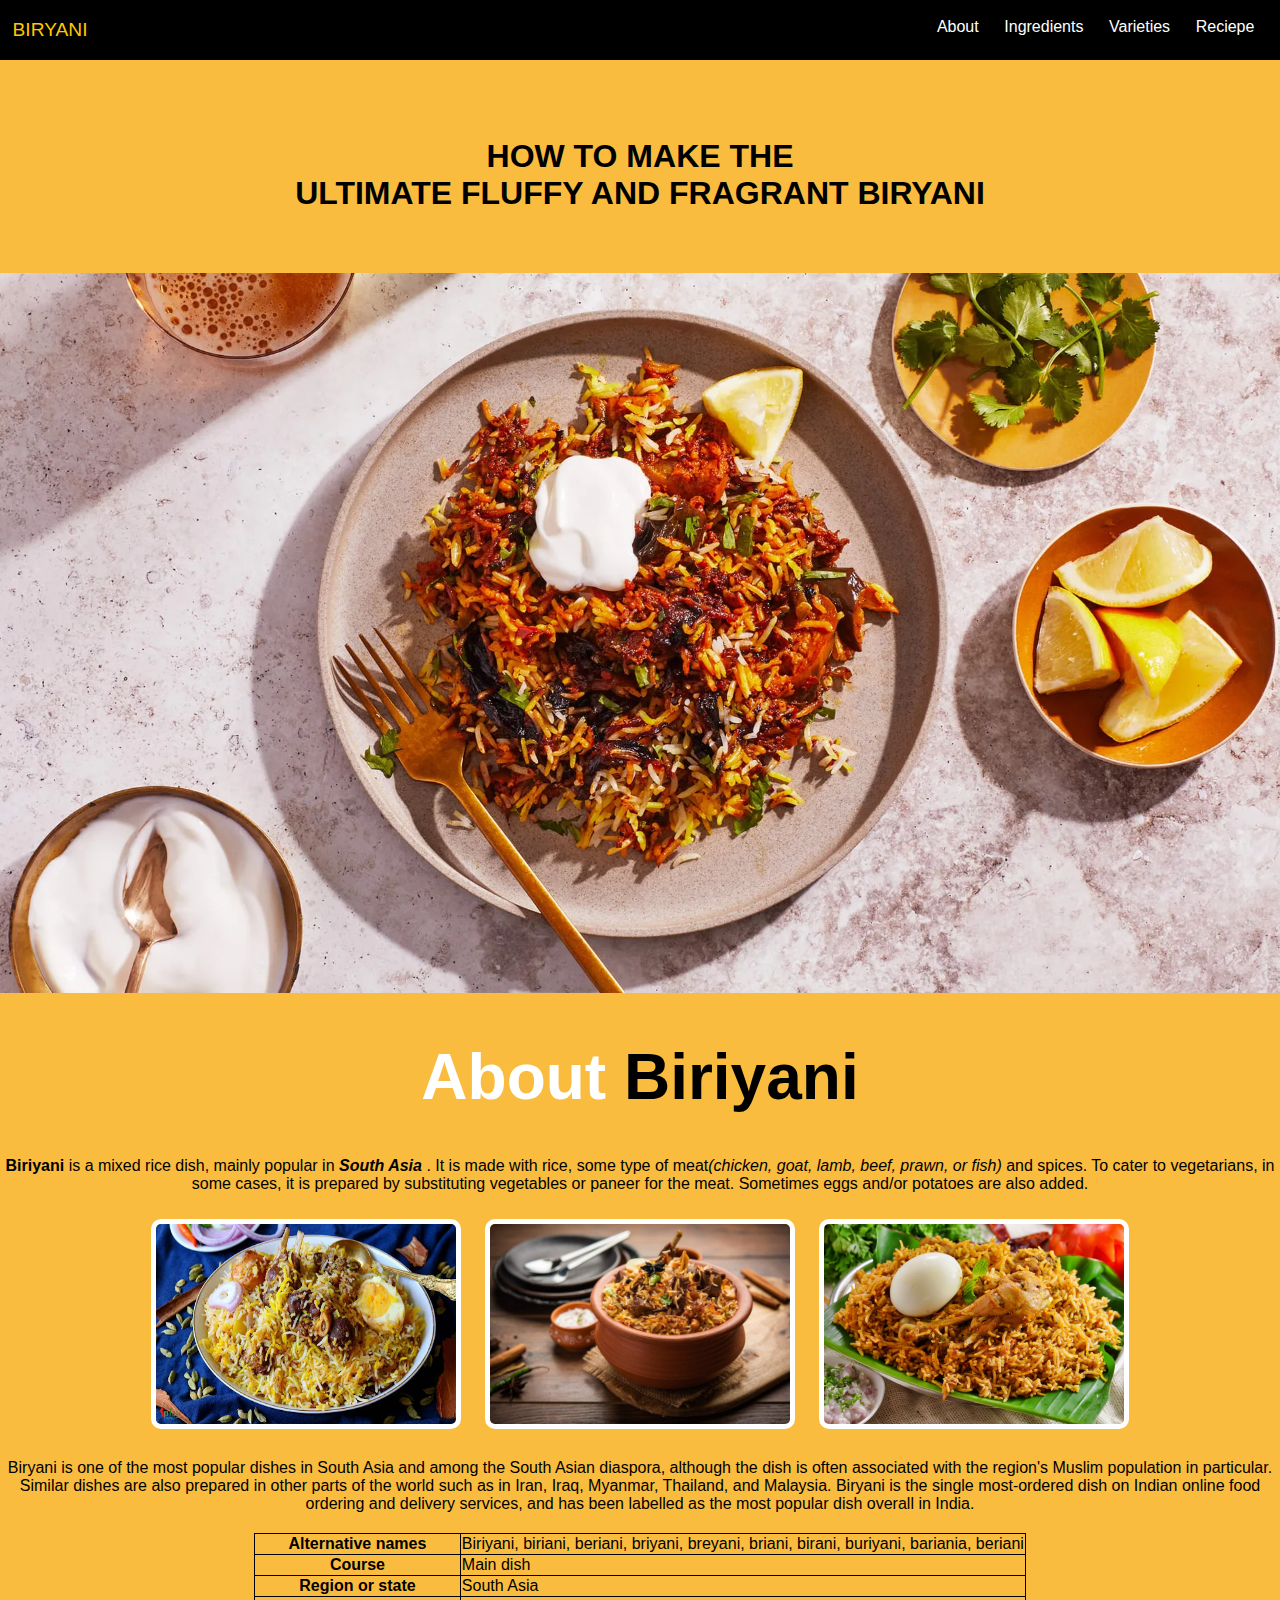
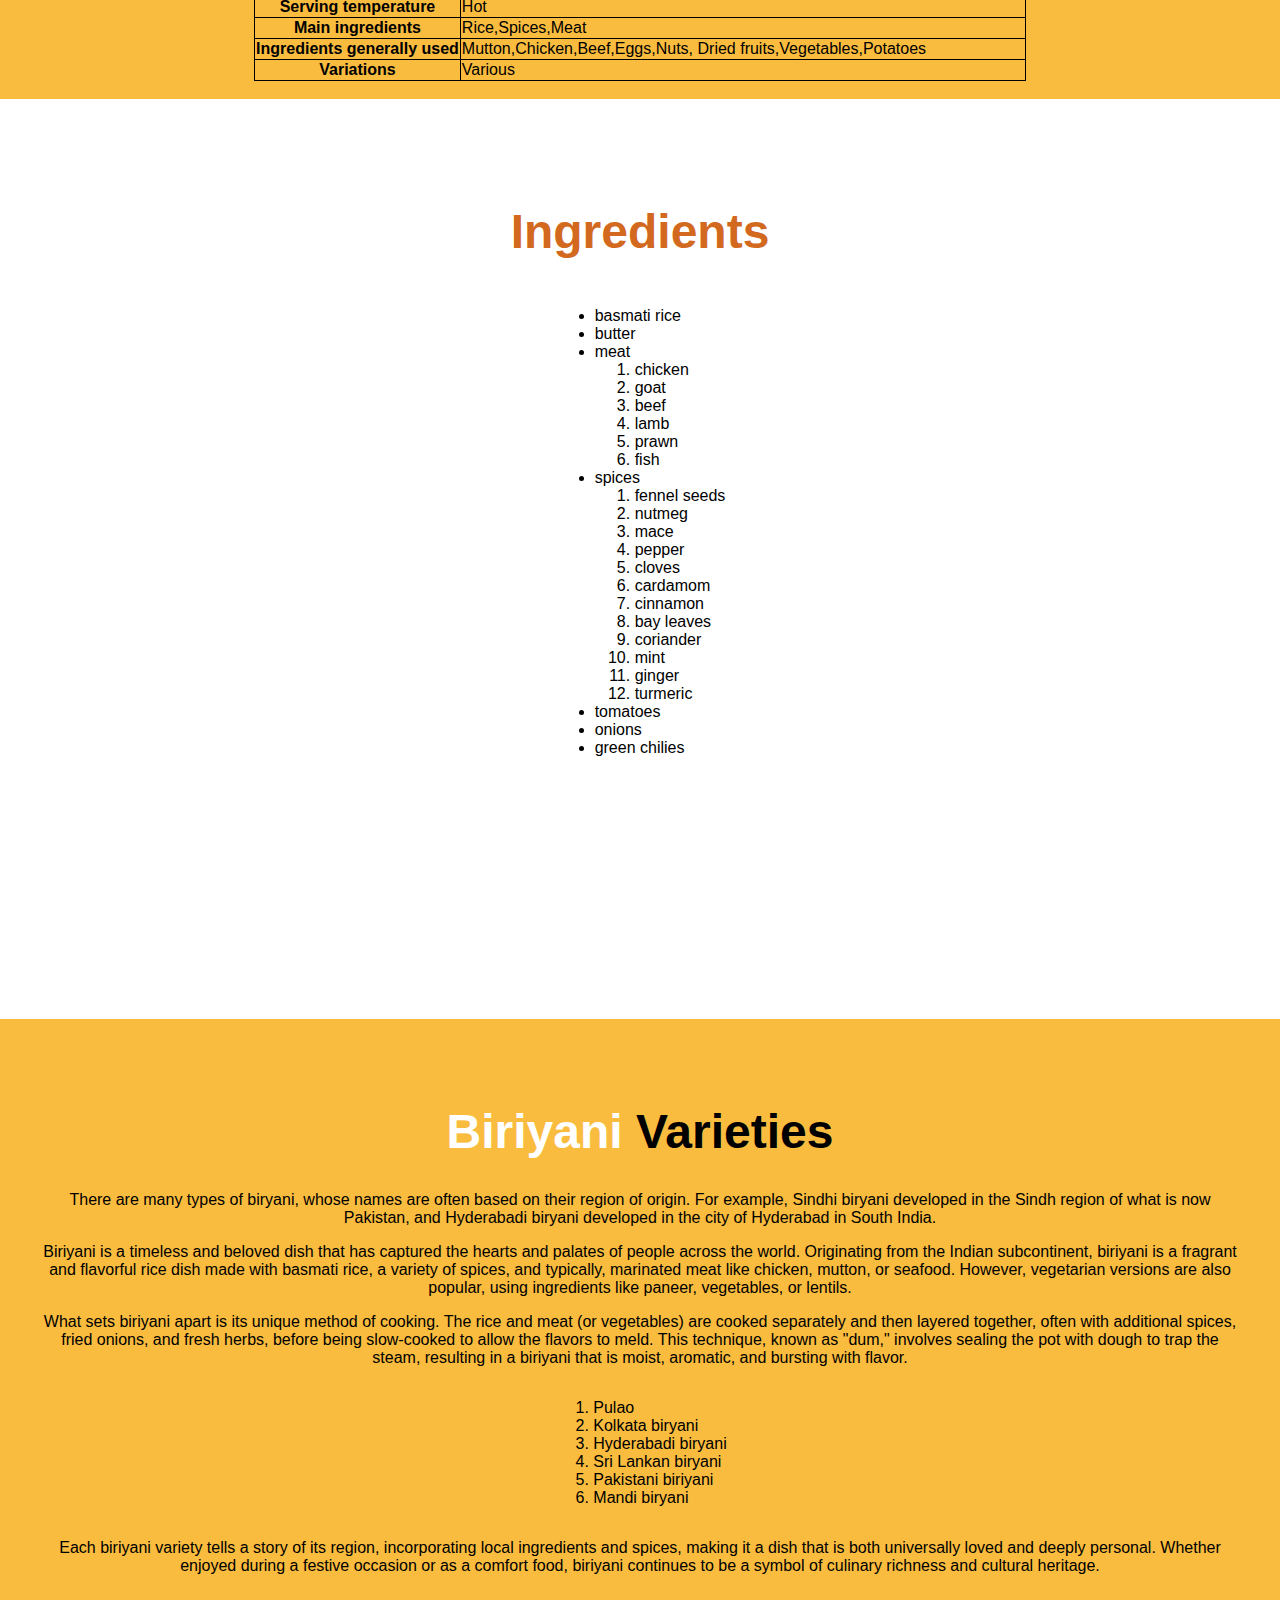
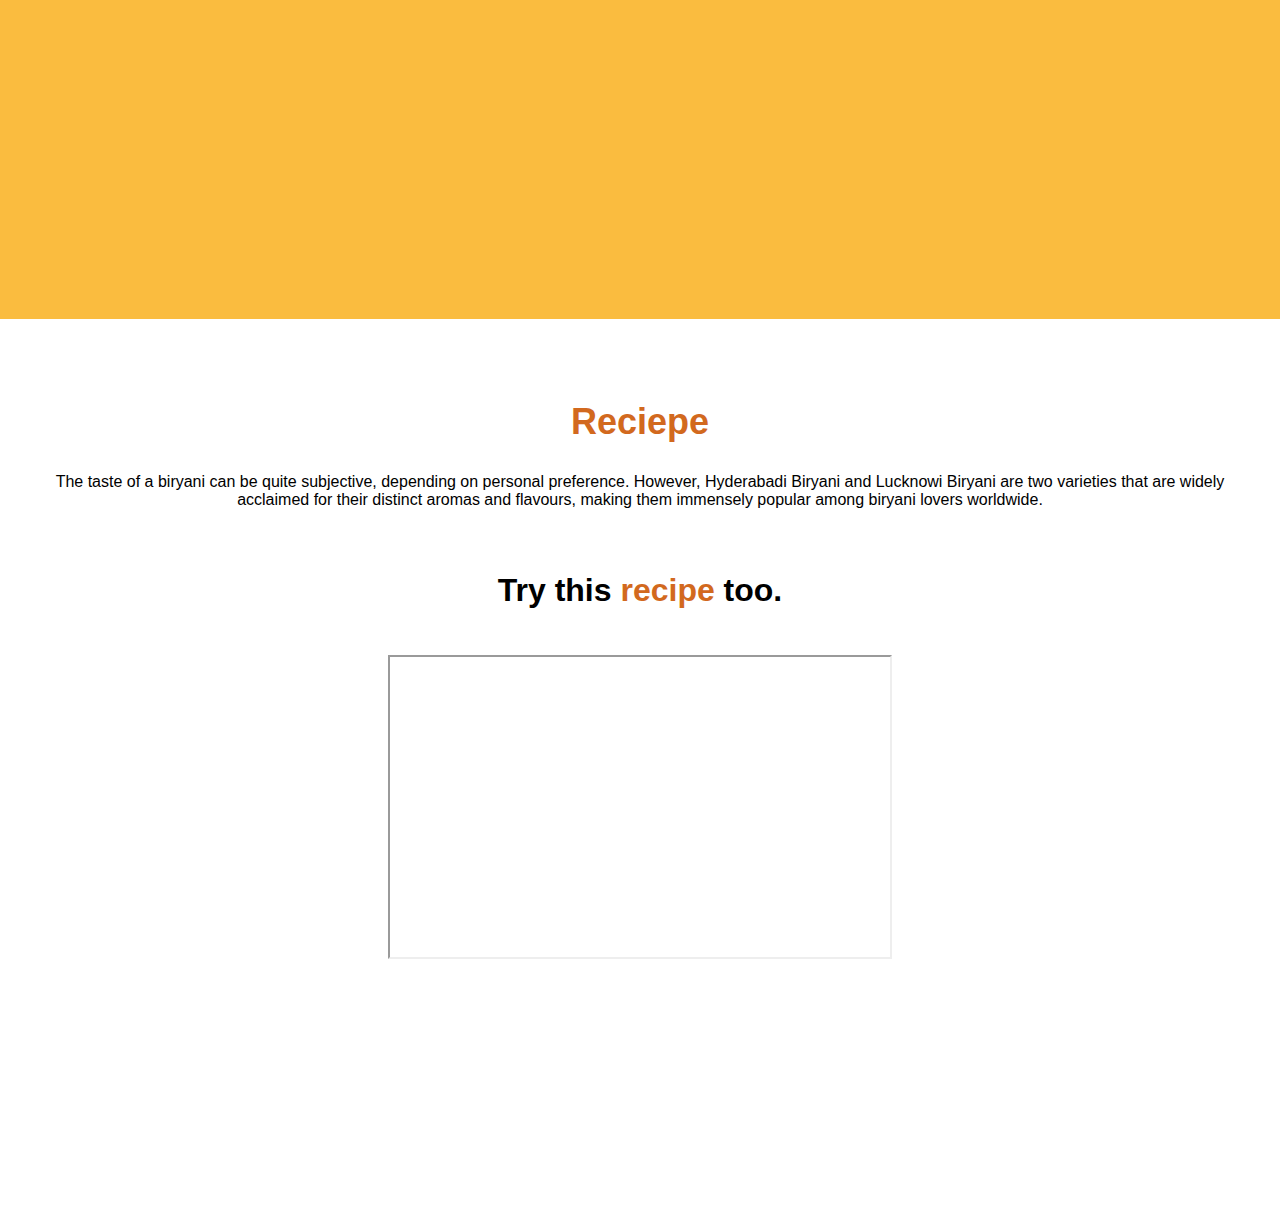
<file: index.html>
<!DOCTYPE html>
<html lang="en">
<head>
    <meta charset="UTF-8">
    <meta name="viewport" content="width=device-width, initial-scale=1.0">
    <title>Document</title>
    <link rel="stylesheet" href="/Css/index.css">
</head>

<header>
    <nav class="navigation">  
        <div class="logo">
            <a href="#"><p>BIRYANI</p></a>
        </div>      
        <div class="nav-content">
            <a href="#about">About</a>
            <a href="#Ingredients">Ingredients</a>
            <a href="#Varieties">Varieties</a>
            <a href="#Reciepe">Reciepe</a>
            
        </div>
    </nav>
</header>

<main>
    <section id="about"><br>
        <h1 class="How-to-Make-the-Ultimate-Fluffy-and-Fragrant-Biryani">
            <span class="text1">How to Make the</span> 
            <span class="text2">Ultimate Fluffy and Fragrant Biryani</span>
        </h1>
        <div class="main-bg">
            <img class="box-pic" src="/assets/images/20211123 Eggplant Biryani ALT LEDE.webp" alt="">
        </div>
        <div class="title">
            <h1 >About <span style="color: black;">Biriyani</span></h1>
        </div>
        <div class="about-para">
            <p><b>Biriyani</b> is a mixed rice dish, mainly popular in <i><b>South Asia</b></i> . It is made with rice, some type of meat<i>(chicken, goat, lamb, beef, prawn, or
                fish)</i>  and spices. To cater to vegetarians, in some cases, it is prepared by substituting vegetables or paneer for the meat.
                Sometimes eggs and/or potatoes are also added.
            </p>
        </div>
        <div class="row" style="text-align: center;">
            <div class="column">
                <img class="home-photo" src="/assets/images/unnamed.jpg"  alt="mutton biriyani" >  
                <img class="home-photo" src="/assets/images/mutton-biriyani-recipe.jpeg" alt="pot of mutton biriyani">
                <img class="home-photo" src="/assets/images/thumb__1200_0_0_0_auto.jpg"  alt="chicken biriyani">
            </div>
            <div class="about-para" >
                <p>
                    Biryani is one of the most popular dishes in South Asia and among the South Asian diaspora, although the dish is often 
                    associated with the region's Muslim population in particular. Similar dishes are also prepared in other parts of the 
                    world such as in Iran, Iraq, Myanmar, Thailand, and Malaysia. Biryani is the single most-ordered dish on Indian online 
                    food ordering and delivery services, and has been labelled as the most popular dish overall in India.
                </p>
            </div>
        </div>
        <div class="about-table">
            <table align="center">
                <tr>
                    <th>Alternative names</th>
                    <td>Biriyani, biriani, beriani, briyani, breyani, briani, birani, buriyani, bariania, beriani</td>
                </tr>
                <tr>
                    <th>Course</th>
                    <td>Main dish</td>
                </tr>
                <tr>
                    <th>Region or state</th>
                    <td>South Asia</td>
                </tr>
                <tr>
                    <th>Serving temperature</th>
                    <td>Hot</td>
                </tr>
                <tr>
                    <th>Main ingredients</th>
                    <td>Rice,Spices,Meat</td>
                </tr>
                <tr>
                    <th>Ingredients generally used</th>
                    <td>Mutton,Chicken,Beef,Eggs,Nuts, Dried fruits,Vegetables,Potatoes</td>
                </tr>
                <tr>
                    <th>Variations</th>
                    <td>Various</td>
                </tr>
            </table>
            <br>
        </div>
    </section>

    <section id="Ingredients"><br>
        <div class="Ingredients-title">
            <h1 >Ingredients</h1>
        </div>
        <div class="ingredients">
            <ul class="myUL">
                <li>basmati rice</li>
                <li>butter</li>
                <li>meat</li>
                <ol>
                    <li>chicken</li>
                    <li>goat</li>
                    <li>beef</li>
                    <li>lamb</li>
                    <li>prawn </li>
                    <li>fish</li>
                </ol>
                <li>spices </li>
                <ol>
                    <li>fennel seeds</li>
                    <li> nutmeg</li>
                    <li>mace</li>
                    <li>pepper</li>
                    <li>cloves</li>
                    <li>cardamom</li>
                    <li>cinnamon</li>
                    <li>bay leaves</li>
                    <li>coriander</li>
                    <li>mint</li>
                    <li>ginger</li>
                    <li>turmeric</li>
                </ol>
                <li>tomatoes</li>
                <li>onions</li>
                <li>green chilies</li>
            </ul>
        </div>
    </section>

    <section id="Varieties"><br>
        <div class="about-varieties">
            <h1 >Biriyani   <span style="color: black;"> Varieties</span></h1>
        </div>
        <div class="variety-para">
            <blockquote>There are many types of biryani, whose names are often based on their region of origin. For example, Sindhi biryani developed in the Sindh region of what is now Pakistan, and Hyderabadi biryani developed in the city of Hyderabad in South India.</blockquote>
            <blockquote>
                Biriyani is a timeless and beloved dish that has captured the hearts and palates of people across the world. Originating from the Indian subcontinent, biriyani is a fragrant and flavorful rice dish made with basmati rice, a variety of spices, and typically, marinated meat like chicken, mutton, or seafood. However, vegetarian versions are also popular, using ingredients like paneer, vegetables, or lentils.
            </blockquote>
            <blockquote>
                What sets biriyani apart is its unique method of cooking. The rice and meat (or vegetables) are cooked separately and then layered together, often with additional spices, fried onions, and fresh herbs, before being slow-cooked to allow the flavors to meld. This technique, known as "dum," involves sealing the pot with dough to trap the steam, resulting in a biriyani that is moist, aromatic, and bursting with flavor.
            </blockquote>
        </div>
        <div class="varieties">
            <nav class="nav-varieties">
                <ol class="myOL">
                    <li><a class="a-types" href="/Pages/pulao biriyani.html">Pulao</a></li>
                    <li><a class="a-types" href="/Pages/Kolkata biryani.html">Kolkata biryani</a></li>
                    <li><a class="a-types" href="/Pages/Hyderabadi biryani.html">Hyderabadi biryani</a></li>
                    <li><a class="a-types" href="/Pages/Sri Lankan biryani.html">Sri Lankan biryani</a></li>
                    <li><a class="a-types" href="/Pages/Pakistani biriyani.html">Pakistani biriyani</a></li>
                    <li><a class="a-types" href="/Pages/mandi biryani.html">Mandi biryani</a></li>
                </ol>
            </nav>
        </div>
        <div class="variety-para">
            <blockquote>
                Each biriyani variety tells a story of its region, incorporating local ingredients and spices, making it a dish that is both universally loved and deeply personal. Whether enjoyed during a festive occasion or as a comfort food, biriyani continues to be a symbol of culinary richness and cultural heritage.
            </blockquote>
        </div>
    </section>

    <section id="Reciepe"><br>
        <div class="title-reciepe">
            <h2 >Reciepe</h2>
        </div>
        <div class="para-reciepe">
            <blockquote>
                The taste of a biryani can be quite subjective, depending on personal preference. However, Hyderabadi Biryani and Lucknowi Biryani are two varieties that are widely acclaimed for their distinct aromas and flavours, making them immensely popular among biryani lovers worldwide.
            </blockquote>
        </div>
        <div class="Try-this-recipe-too">
            <h1>Try this <span style="color: chocolate;">recipe</span> too.</h1>
        </div>
        <div class="reciep-video" >    
            <iframe class="iframe" src="https://www.youtube.com/embed/6XlMguO9r-M?si=S3gRwWstqvsgCcTZ" ></iframe>
        </div> 
    </section>
</body>
</html>
<!-- https://biryani-reciep-site.web.app -->
</file>
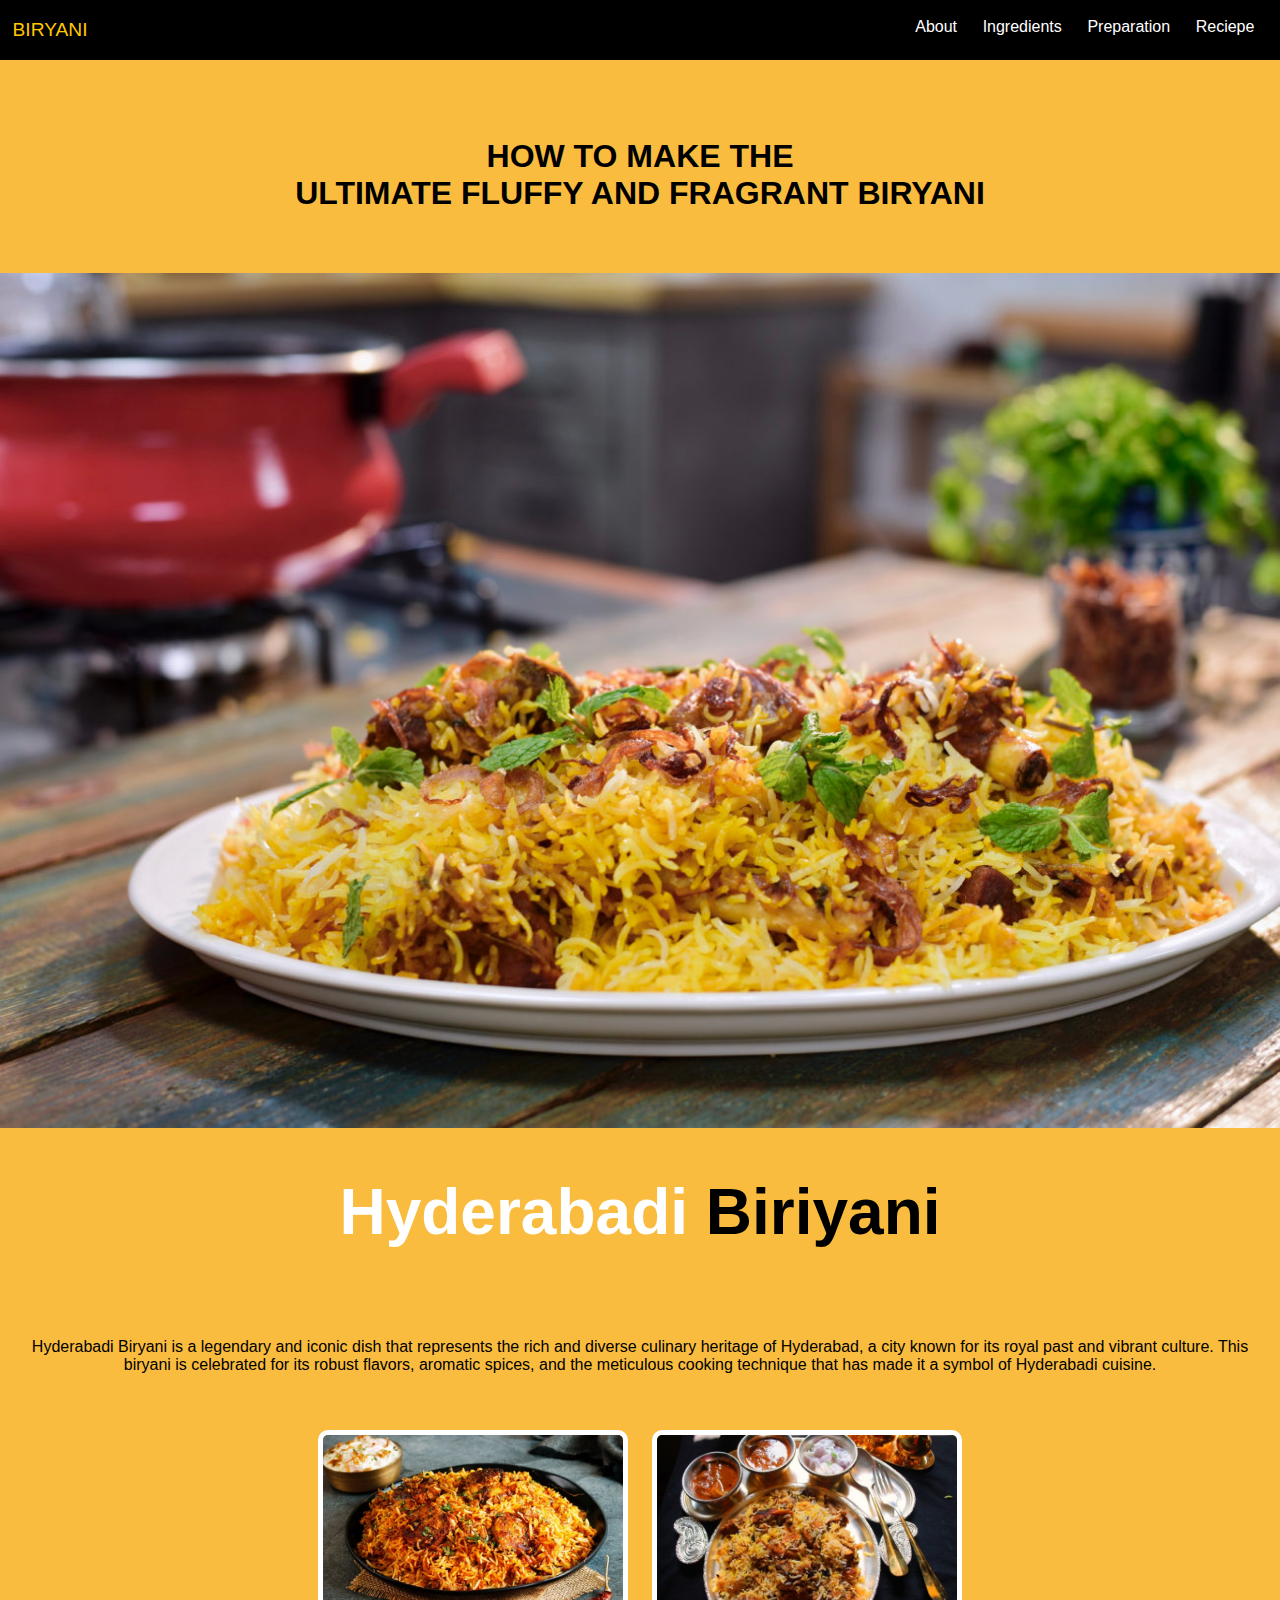
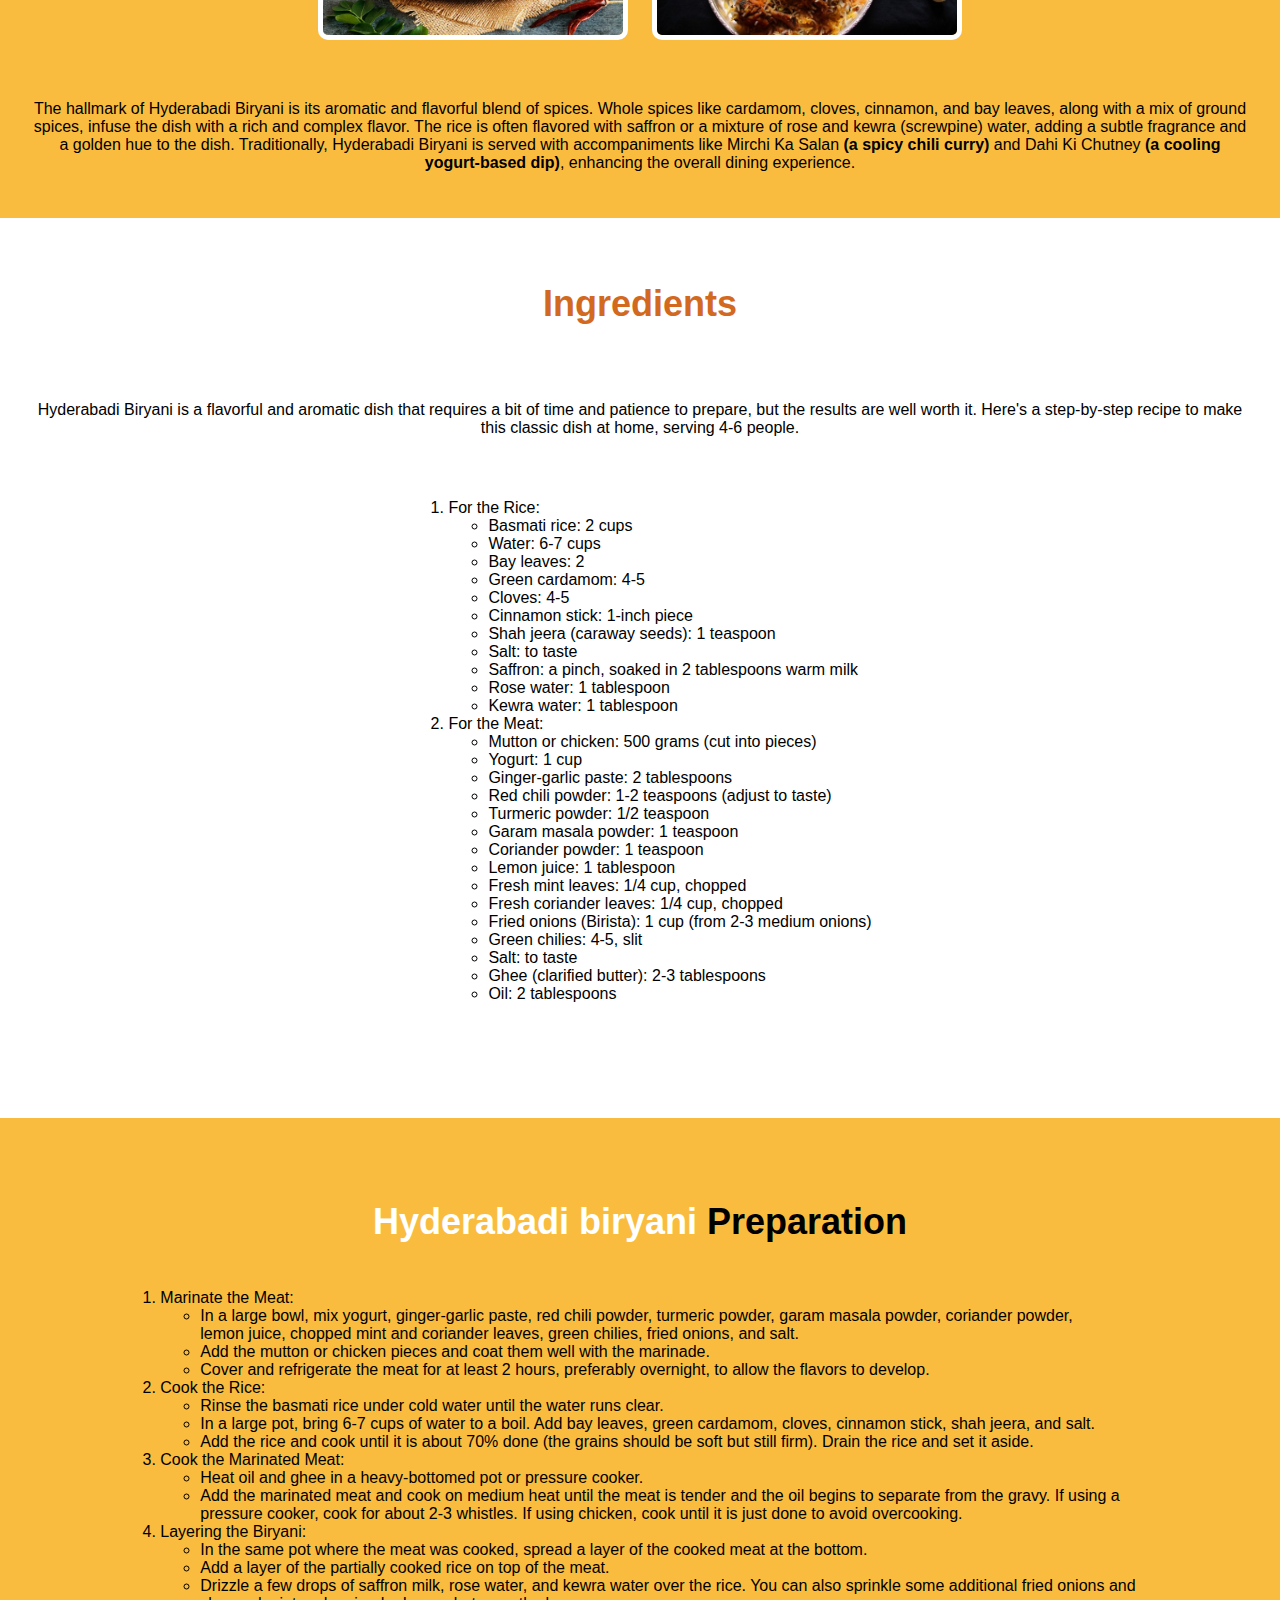
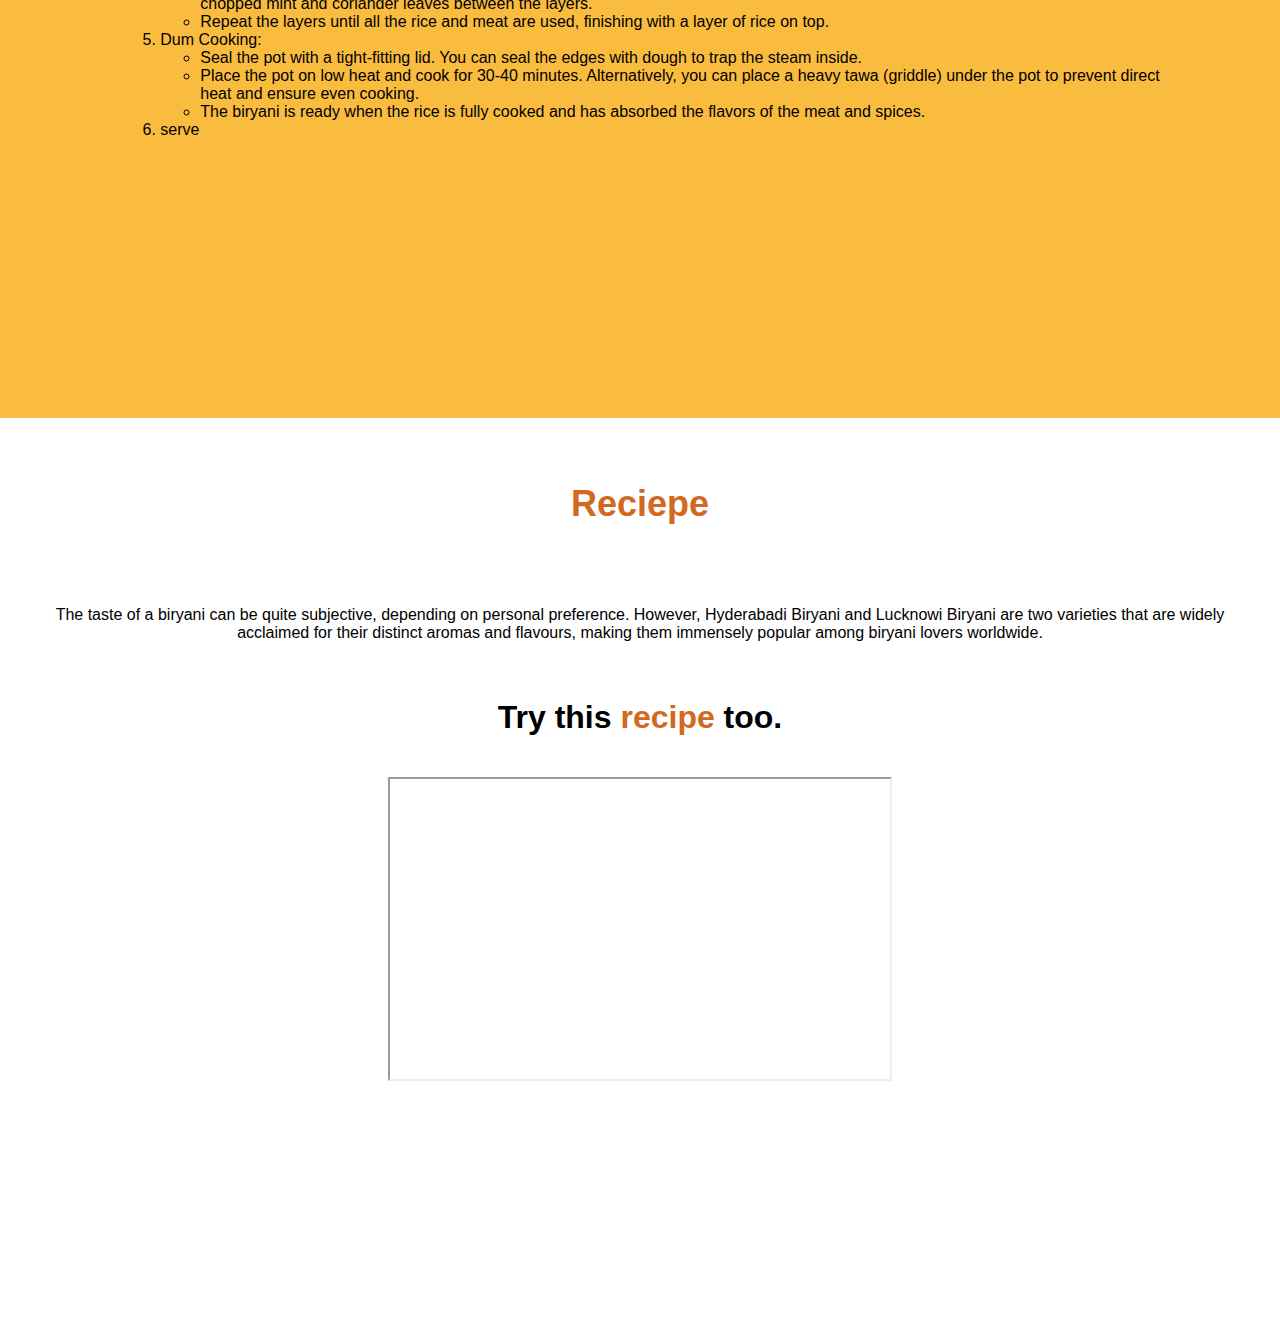
<file: Pages/Hyderabadi biryani.html>
<!DOCTYPE html>
<html lang="en">
<head>
    <meta charset="UTF-8">
    <meta name="viewport" content="width=device-width, initial-scale=1.0">
    <title>Hyderabadi biryani</title>
    <link rel="stylesheet" href="/Css/Hyderabadi biryani.css">
</head>

<header>
    <nav class="navigation">  
        <div class="logo">
            <a href="/index.html"><p>BIRYANI</p></a>
        </div>      
        <div class="nav-content">
            <a href="#About">About</a>
            <a href="#Ingredients">Ingredients</a>
            <a href="#Preparation">Preparation</a>
            <a href="#Reciepe">Reciepe</a>
            
        </div>
    </nav>
</header>

<main>
    <section id="About"><br>
        <div class="div-Hyderabadi-thought">
            <h1 class="How-to-Make-the-Ultimate-Fluffy-and-Fragrant-Biryani">
                <span class="text1">How to Make the</span> 
                <span class="text2">Ultimate Fluffy and Fragrant Biryani</span>
            </h1>
        </div>
        <div class="img">
            <img class="box-pic" src="/assets/images/Gosht-Biryani-1300x868.jpeg" style="background-repeat: no-repeat;" alt="">
        </div>
        <div class="About-Hyderabadi-Biriyani">
            <h1 >Hyderabadi <span style="color: black;">Biriyani</span></h1>
        </div>
        <div class="about-Hyderabadi-para">
            <p>
                Hyderabadi Biryani is a legendary and iconic dish that represents the rich and diverse culinary heritage of Hyderabad, a city known for its royal past and vibrant culture. This biryani is celebrated for its robust flavors, aromatic spices, and the meticulous cooking technique that has made it a symbol of Hyderabadi cuisine.
            </p>
        </div>
        <div class="row" style="text-align: center;">
            <div class="column">
                <img class="Hyderabadi-pic" src="/assets/images/91e241_475faa4fa56341f3878699dde5ab4904~mv2.webp"  alt="Hyderabadi biryani plate"> 
                <img class="Hyderabadi-pic" src="/assets/images/1.-7-1.jpg"  alt="Hyderabadi biryani">
            </div>
        </div>        
        <div class="about-Hyderabadi-para">
            <p>
                The hallmark of Hyderabadi Biryani is its aromatic and flavorful blend of spices. Whole spices like cardamom, cloves, cinnamon, and bay leaves, along with a mix of ground spices, infuse the dish with a rich and complex flavor. The rice is often flavored with saffron or a mixture of rose and kewra (screwpine) water, adding a subtle fragrance and a golden hue to the dish.
                Traditionally, Hyderabadi Biryani is served with accompaniments like Mirchi Ka Salan <b>(a spicy chili curry)</b> and Dahi Ki Chutney <b>(a cooling yogurt-based dip)</b>, enhancing the overall dining experience.
            </p>
        </div>
    </section>

    <section id="Ingredients">
        <div class="title-Hyderabadi-ingredients">
            <h2 style="text-align: center;">Ingredients</h2>
        </div>
        <div class="about-Hyderabadi-para">
            <p>Hyderabadi Biryani is a flavorful and aromatic dish that requires a bit of time and patience to prepare, but the results are 
                well worth it. Here's a step-by-step recipe to make this classic dish at home, serving 4-6 people.
            </p>
        </div>
        <div class="ingredients">    
            <ol class="myOL">
                <li>For the Rice:</li>
                <ul>
                    <li>Basmati rice: 2 cups</li>
                    <li>Water: 6-7 cups</li>
                    <li>Bay leaves: 2</li>
                    <li>Green cardamom: 4-5</li>
                    <li>Cloves: 4-5</li>
                    <li>Cinnamon stick: 1-inch piece</li>
                    <li>Shah jeera (caraway seeds): 1 teaspoon</li>
                    <li>Salt: to taste</li>
                    <li>Saffron: a pinch, soaked in 2 tablespoons warm milk</li>
                    <li>Rose water: 1 tablespoon</li>
                    <li>Kewra water: 1 tablespoon</li>
                </ul>
                <li>For the Meat:</li>
                <ul>
                    <li>Mutton or chicken: 500 grams (cut into pieces)</li>
                    <li>Yogurt: 1 cup</li>
                    <li>Ginger-garlic paste: 2 tablespoons</li>
                    <li>Red chili powder: 1-2 teaspoons (adjust to taste)</li>
                    <li>Turmeric powder: 1/2 teaspoon</li>
                    <li>Garam masala powder: 1 teaspoon</li>
                    <li>Coriander powder: 1 teaspoon</li>
                    <li>Lemon juice: 1 tablespoon</li>
                    <li>Fresh mint leaves: 1/4 cup, chopped</li>
                    <li>Fresh coriander leaves: 1/4 cup, chopped</li>
                    <li>Fried onions (Birista): 1 cup (from 2-3 medium onions)</li>
                    <li>Green chilies: 4-5, slit</li>
                    <li>Salt: to taste</li>
                    <li>Ghee (clarified butter): 2-3 tablespoons</li>
                    <li>Oil: 2 tablespoons</li>
                </ul>
            </ol>
        </div>
    </section>

    <section id="Preparation"><br>
        <div class="title-Hyderabadi-preparation">
            <h2>Hyderabadi biryani <span style="color: black;">Preparation</span></h2>
        </div>
        <div class="Preparation">
            <ol class="OL">
                <li>Marinate the Meat:</li>
                <ul>
                    <li>In a large bowl, mix yogurt, ginger-garlic paste, red chili powder, turmeric powder, garam masala powder, coriander powder, <br>lemon juice, chopped mint and coriander leaves, green chilies, fried onions, and salt.</li>
                    <li>Add the mutton or chicken pieces and coat them well with the marinade.</li>
                    <li>Cover and refrigerate the meat for at least 2 hours, preferably overnight, to allow the flavors to develop.</li>
                </ul>
                <li>Cook the Rice:</li>
                <ul>
                    <li>Rinse the basmati rice under cold water until the water runs clear.</li>
                    <li>In a large pot, bring 6-7 cups of water to a boil. Add bay leaves, green cardamom, cloves, cinnamon stick, shah jeera, and salt.</li>
                    <li>Add the rice and cook until it is about 70% done (the grains should be soft but still firm). Drain the rice and set it aside.</li>
                </ul>
                <li>Cook the Marinated Meat:</li>
                <ul>
                    <li>Heat oil and ghee in a heavy-bottomed pot or pressure cooker.</li>
                    <li>Add the marinated meat and cook on medium heat until the meat is tender and the oil begins to separate from the gravy. If using a <br>pressure cooker, cook for about 2-3 whistles. If using chicken, cook until it is just done to avoid overcooking.</li>
                </ul>
                <li>Layering the Biryani:</li>
                <ul>
                    <li>In the same pot where the meat was cooked, spread a layer of the cooked meat at the bottom.</li>
                    <li>Add a layer of the partially cooked rice on top of the meat.</li>
                    <li>Drizzle a few drops of saffron milk, rose water, and kewra water over the rice. You can also sprinkle some additional fried onions and <br>chopped mint and coriander leaves between the layers.</li>
                    <li>Repeat the layers until all the rice and meat are used, finishing with a layer of rice on top.</li>
                </ul>
                <li>Dum Cooking:</li>
                <ul>
                    <li>Seal the pot with a tight-fitting lid. You can seal the edges with dough to trap the steam inside.</li>
                    <li>Place the pot on low heat and cook for 30-40 minutes. Alternatively, you can place a heavy tawa (griddle) under the pot to prevent direct <br> heat and ensure even cooking.</li>
                    <li>The biryani is ready when the rice is fully cooked and has absorbed the flavors of the meat and spices.</li>
                </ul>
                <li>serve</li>
            </ol>
        </div>
    </section>

    <section id="Reciepe">
        <div class="title-Hyderabadi-reciepe">
            <h2 style="text-align: center; " >Reciepe</h2>
        </div>
        <div class="para-Hyderabadi-reciepe">
            <blockquote>
                The taste of a biryani can be quite subjective, depending on personal preference. However, Hyderabadi Biryani and Lucknowi Biryani are two varieties that are widely acclaimed for their distinct aromas and flavours, making them immensely popular among biryani lovers worldwide.
            </blockquote>
        </div>
        <div class="Try-this-recipe-too">
            <h1>Try this <span style="color: chocolate;">recipe</span> too.</h1>
        </div>
        <div style="display: flex; justify-content: center; ">
            <iframe src="https://www.youtube.com/embed/0DE-2vniskw?si=nPESPcO61uh3o4gP"></iframe>
        </div>
    </section>
    
</body>
</html>
</file>
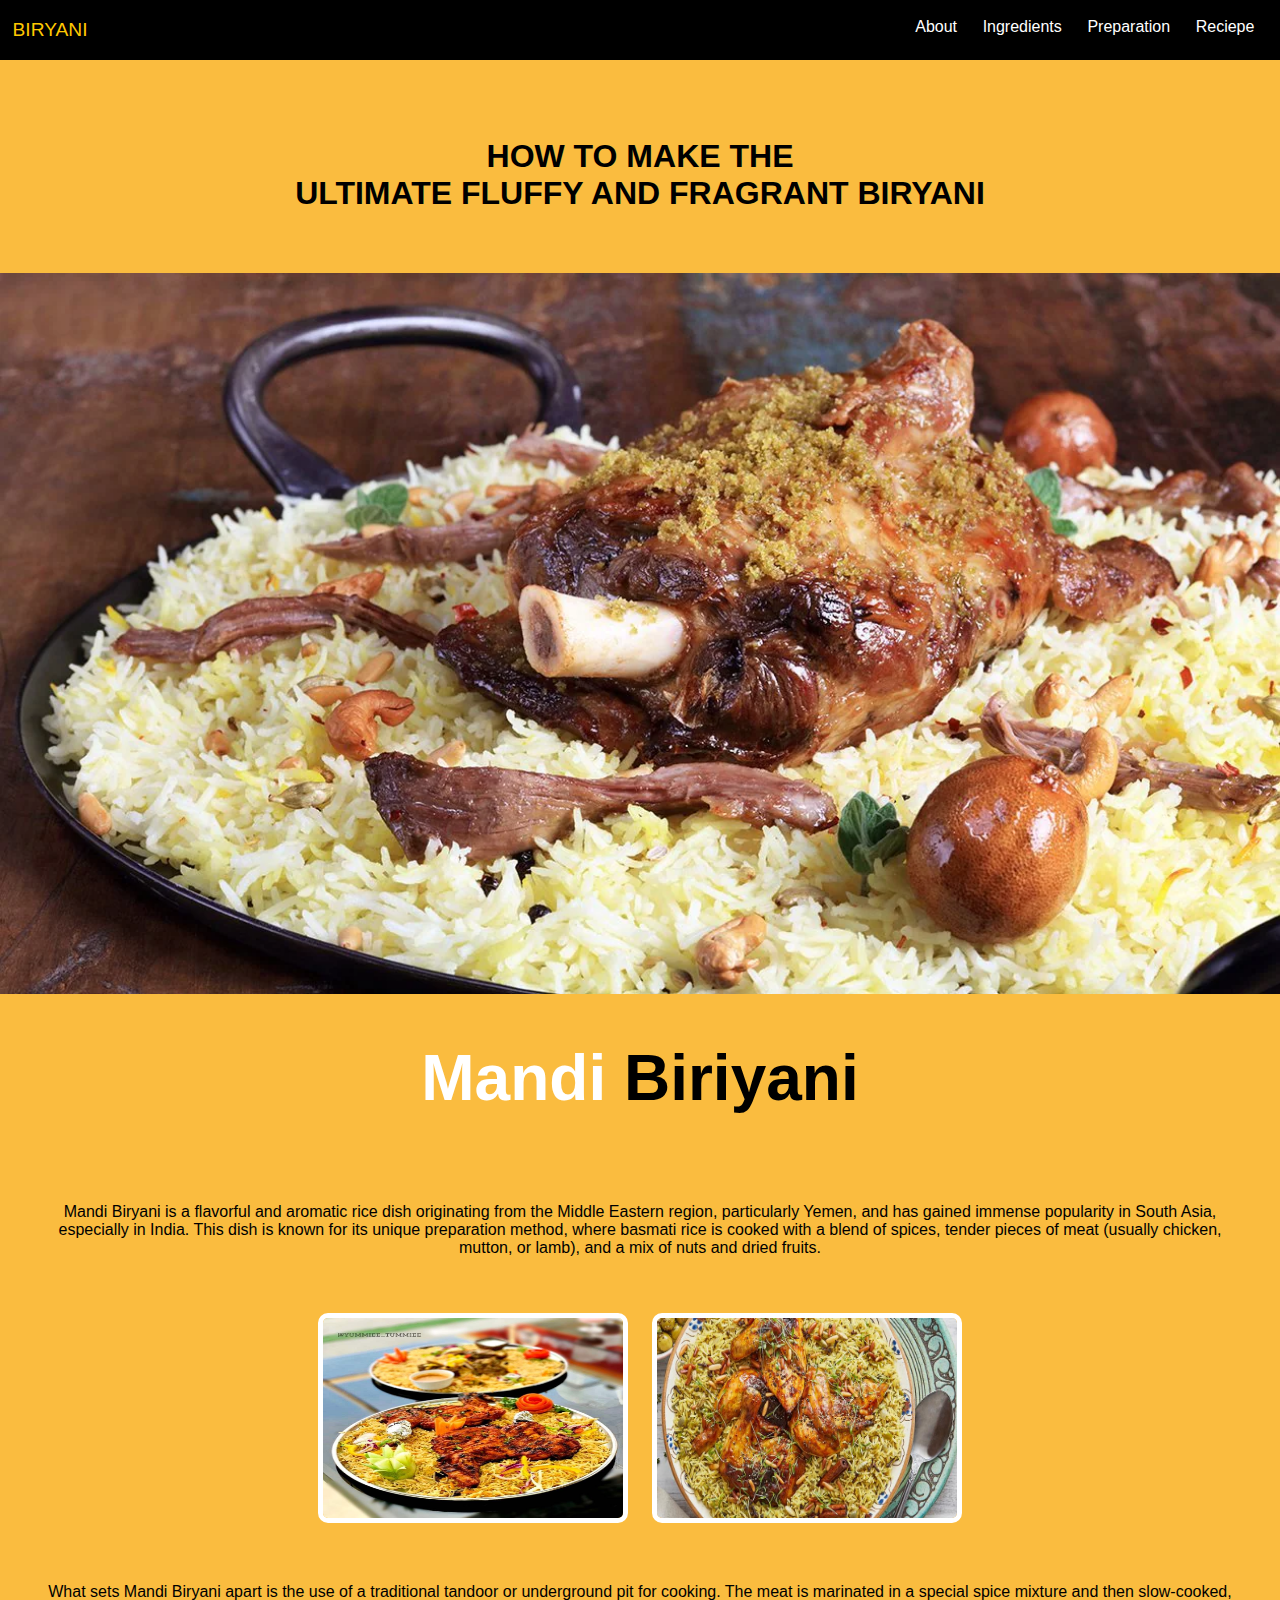
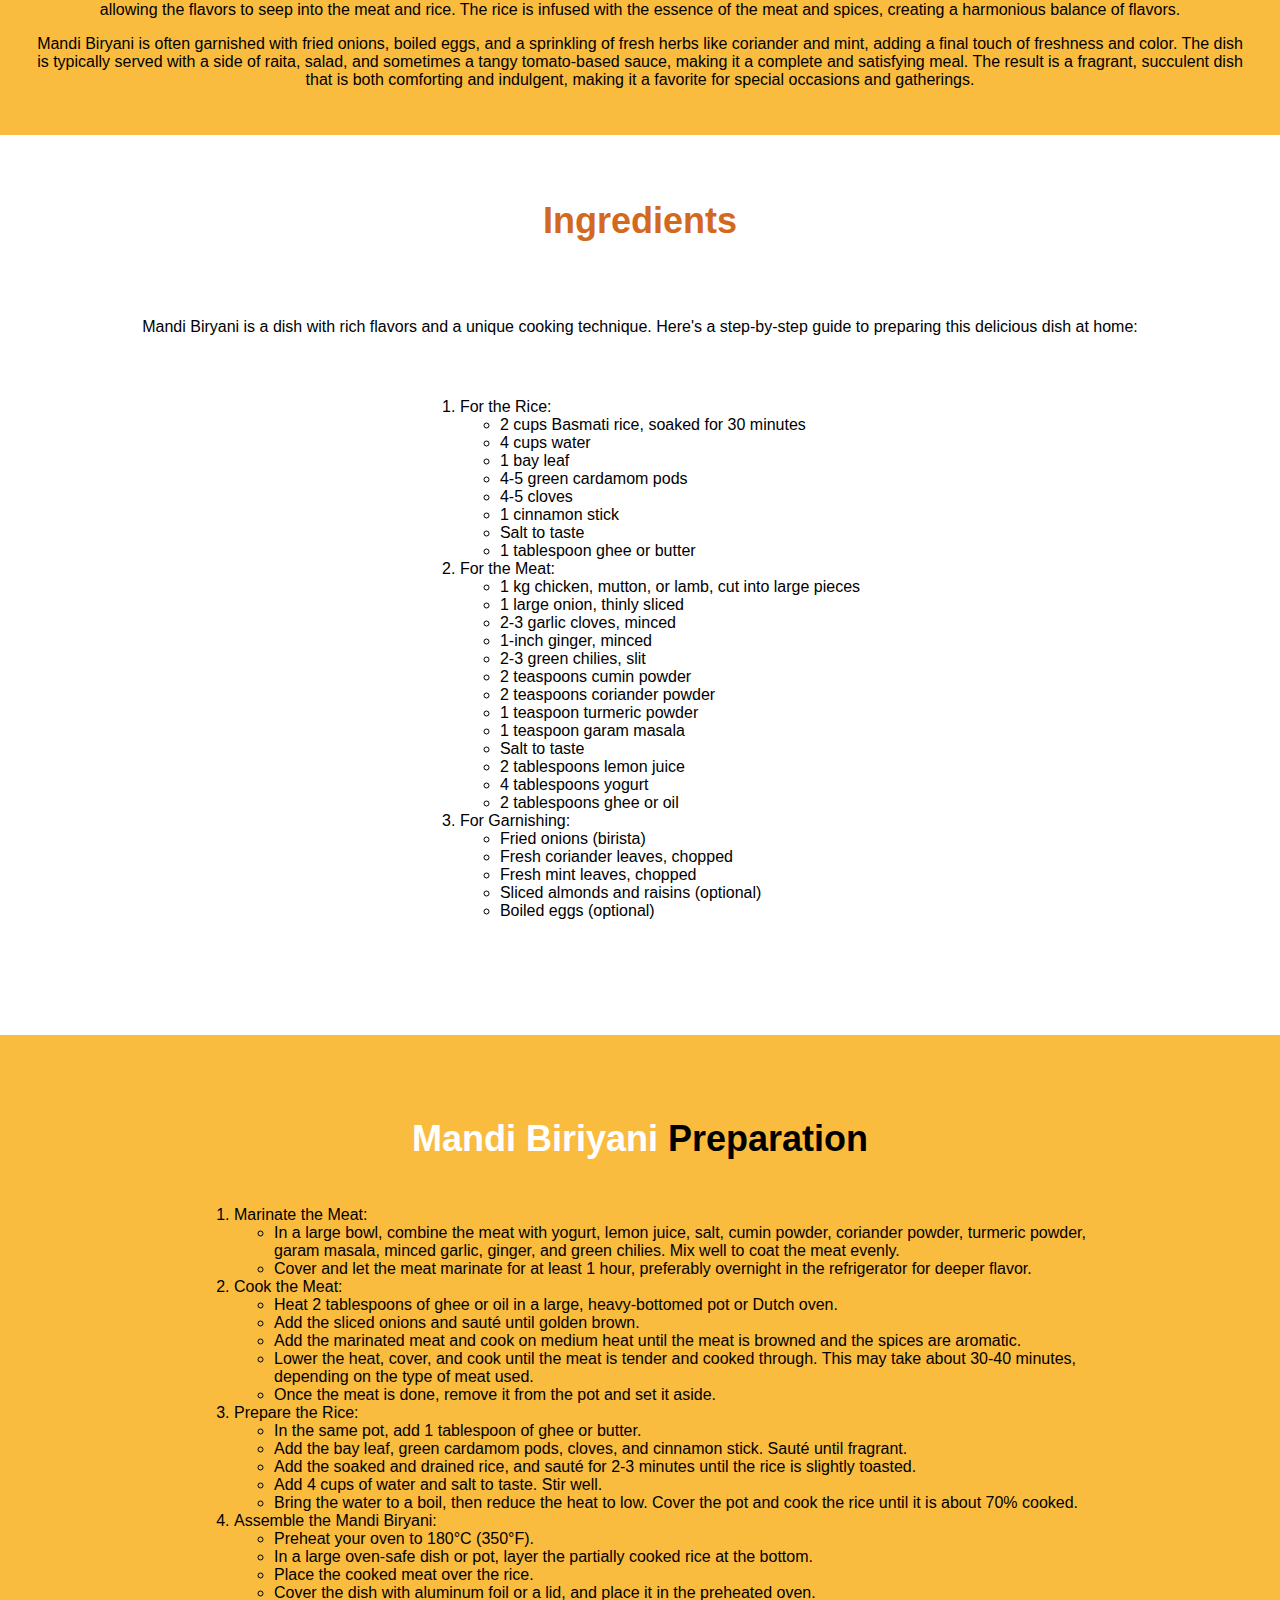
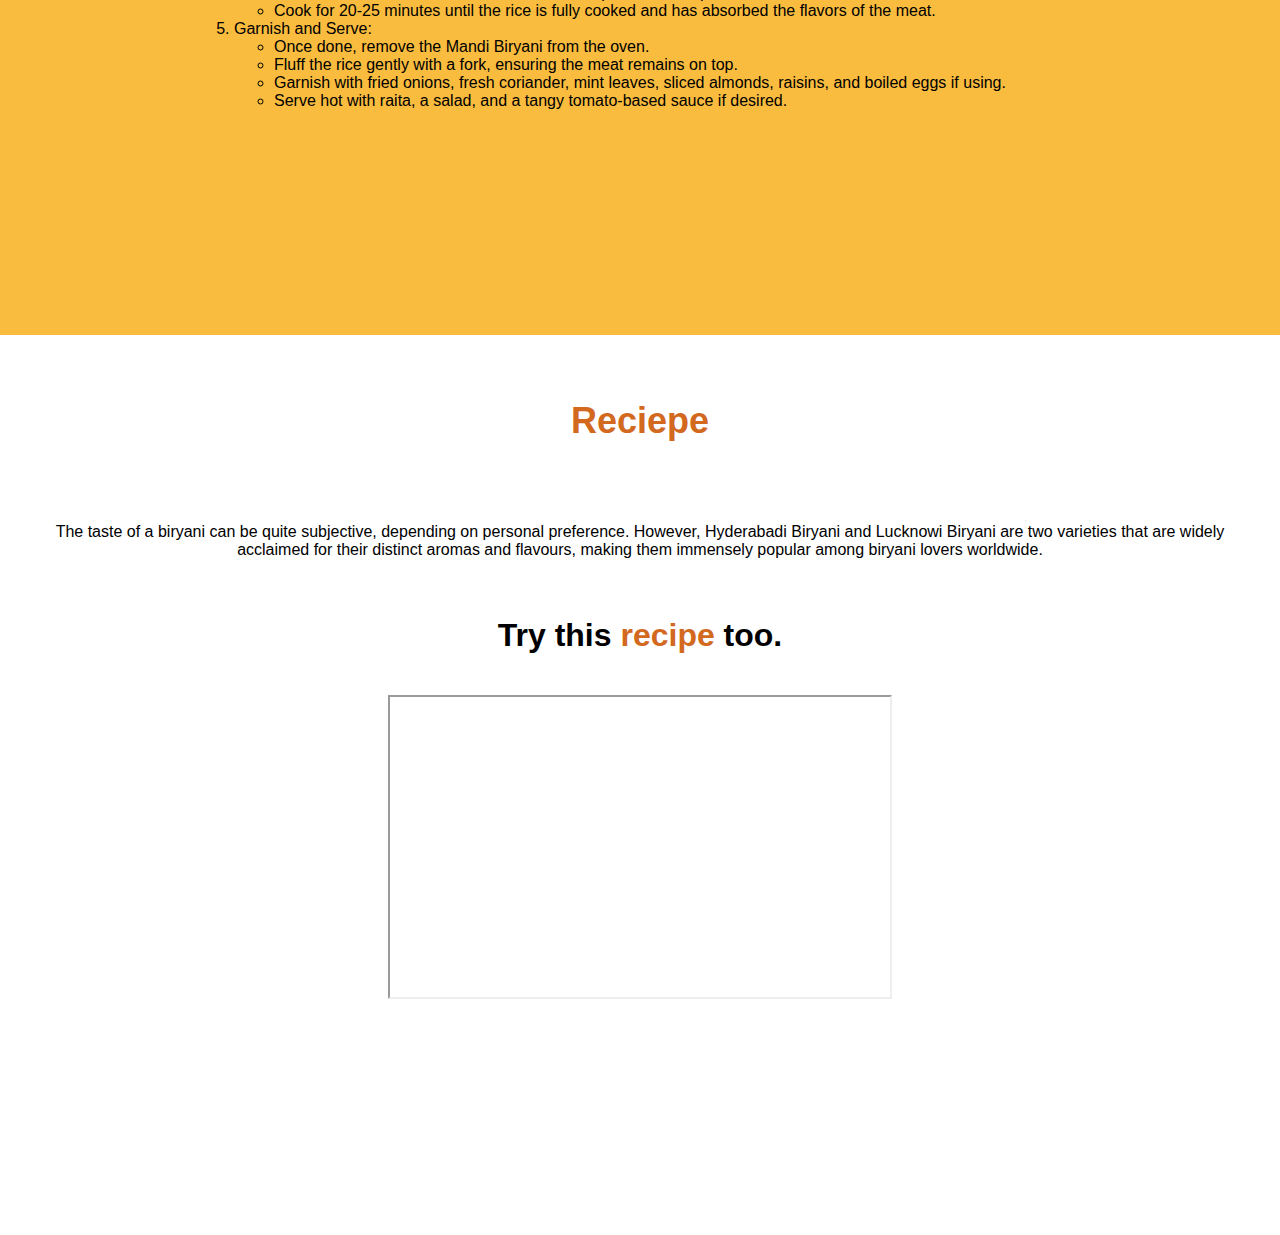
<file: Pages/mandi biryani.html>
<!DOCTYPE html>
<html lang="en">
<head>
    <meta charset="UTF-8">
    <meta name="viewport" content="width=device-width, initial-scale=1.0">
    <title>Mandi biryani</title>
    <link rel="stylesheet" href="/Css/mandi biryani.css">
</head>

<header>
    <nav class="navigation">  
        <div class="logo">
            <a href="/index.html"><p>BIRYANI</p></a>
        </div>      
        <div class="nav-content">
            <a href="#About">About</a>
            <a href="#Ingredients">Ingredients</a>
            <a href="#Preparation">Preparation</a>
            <a href="#Reciepe">Reciepe</a>
            
        </div>
    </nav>
</header>

<body>
    <section id="About"><br>
        <div class="div-Mandi-thought">
            <h1 class="How-to-Make-the-Ultimate-Fluffy-and-Fragrant-Biryani">
                <span class="text1">How to Make the</span> 
                <span class="text2">Ultimate Fluffy and Fragrant Biryani</span>
            </h1>
        </div>
        <div>
            <img class="box-pic" src="/assets/images/main-header (1).webp" style="background-repeat: no-repeat;" alt="">
        </div>
        <div class="About-Mandi-Biriyani">
            <h1 >Mandi <span style="color: black;">Biriyani</span></h1>
        </div>
        <div class="about-Mandi-para">
            <p>
                Mandi Biryani is a flavorful and aromatic rice dish originating from the Middle Eastern region, particularly Yemen, 
                and has gained immense popularity in South Asia, especially in India. This dish is known for its unique preparation method, 
                where basmati rice is cooked with a blend of spices, tender pieces of meat (usually chicken, mutton, or lamb), and a mix of 
                nuts and dried fruits.
            </p>
        </div>
        <div class="row" style="text-align: center;">
            <div class="column">
                <img class="mandi-pic" src="/assets/images/5da06590622d1d967d8b4712_1570792848379.jpg"  alt="mandi biryani 01">
                <img class="mandi-pic" src="/assets/images/3d43f3c61eae25c707107c801ac2aa70.jpg"  alt="mandi birani 02">
            </div>
        </div>
        <div class="about-Mandi-para">
            <p>
                What sets Mandi Biryani apart is the use of a traditional tandoor or underground pit for cooking. The meat is marinated in a special spice mixture and then slow-cooked, allowing the flavors to seep into the meat and rice. The rice is infused with the essence of the meat and spices, creating a harmonious balance of flavors.
            </p>
            <p>
                Mandi Biryani is often garnished with fried onions, boiled eggs, and a sprinkling of fresh herbs like coriander and mint, adding a final touch of freshness and color. The dish is typically served with a side of raita, salad, and sometimes a tangy tomato-based sauce, making it a complete and satisfying meal. The result is a fragrant, succulent dish that is both comforting and indulgent, making it a favorite for special occasions and gatherings.
            </p>
        </div>
    </section>

    <section id="Ingredients">
        <div class="title-Mandi-ingredients">
            <h2 style="text-align: center;">Ingredients</h2>
        </div>
        <div class="about-Mandi-para">
            <blockquote>
                Mandi Biryani is a dish with rich flavors and a unique cooking technique. Here's a step-by-step guide to preparing this delicious dish at home:
            </blockquote>
        </div>

        <div class="ingredients">
            <ol class="myOL">
                <li>For the Rice:</li>
                <ul>
                    <li>2 cups Basmati rice, soaked for 30 minutes</li>
                    <li>4 cups water</li>
                    <li>1 bay leaf</li>
                    <li>4-5 green cardamom pods</li>
                    <li>4-5 cloves</li>
                    <li>1 cinnamon stick</li>
                    <li>Salt to taste</li>
                    <li>1 tablespoon ghee or butter</li>
                </ul>
                <li>For the Meat:</li>
                <ul>
                    <li>1 kg chicken, mutton, or lamb, cut into large pieces</li>
                    <li>1 large onion, thinly sliced</li>
                    <li>2-3 garlic cloves, minced</li>
                    <li>1-inch ginger, minced</li>
                    <li>2-3 green chilies, slit</li>
                    <li>2 teaspoons cumin powder</li>
                    <li>2 teaspoons coriander powder</li>
                    <li>1 teaspoon turmeric powder</li>
                    <li>1 teaspoon garam masala</li>
                    <li>Salt to taste</li>
                    <li>2 tablespoons lemon juice</li>
                    <li>4 tablespoons yogurt</li>
                    <li>2 tablespoons ghee or oil</li>
                </ul>
                <li>For Garnishing:</li>
                <ul>
                    <li>Fried onions (birista)</li>
                    <li>Fresh coriander leaves, chopped</li>
                    <li>Fresh mint leaves, chopped</li>
                    <li>Sliced almonds and raisins (optional)</li>
                    <li>Boiled eggs (optional)</li>
                </ul>
            </ol>
        </div>
    </section>

    <section id="Preparation"><br>
        <div class="title-Mandi-preparation">
            <h2 >Mandi Biriyani <span style="color: black;">Preparation</span></h2>
        </div>
        <div class="Preparation">
            <ol class="OL">
                <li>Marinate the Meat:</li>
                <ul>
                    <li>In a large bowl, combine the meat with yogurt, lemon juice, salt, cumin powder, coriander powder, turmeric powder, <br>garam masala, minced garlic, ginger, and green chilies. Mix well to coat the meat evenly.</li>
                    <li>Cover and let the meat marinate for at least 1 hour, preferably overnight in the refrigerator for deeper flavor.</li>
                </ul>
                <li>Cook the Meat:</li>
                <ul>
                    <li>Heat 2 tablespoons of ghee or oil in a large, heavy-bottomed pot or Dutch oven.</li>
                    <li>Add the sliced onions and sauté until golden brown.</li>
                    <li>Add the marinated meat and cook on medium heat until the meat is browned and the spices are aromatic.</li>
                    <li>Lower the heat, cover, and cook until the meat is tender and cooked through. This may take about 30-40 minutes, <br>depending on the type of meat used.</li>
                    <li>Once the meat is done, remove it from the pot and set it aside.</li>
                </ul>
                <li>Prepare the Rice:</li>
                <ul>
                    <li>In the same pot, add 1 tablespoon of ghee or butter.</li>
                    <li>Add the bay leaf, green cardamom pods, cloves, and cinnamon stick. Sauté until fragrant.</li>
                    <li>Add the soaked and drained rice, and sauté for 2-3 minutes until the rice is slightly toasted.</li>
                    <li>Add 4 cups of water and salt to taste. Stir well.</li>
                    <li>Bring the water to a boil, then reduce the heat to low. Cover the pot and cook the rice until it is about 70% cooked.</li>
                </ul>
                <li>Assemble the Mandi Biryani:</li>
                <ul>
                    <li>Preheat your oven to 180°C (350°F).</li>
                    <li>In a large oven-safe dish or pot, layer the partially cooked rice at the bottom.</li>
                    <li>Place the cooked meat over the rice.</li>
                    <li>Cover the dish with aluminum foil or a lid, and place it in the preheated oven.</li>
                    <li>Cook for 20-25 minutes until the rice is fully cooked and has absorbed the flavors of the meat.</li>
                </ul>
                <li>Garnish and Serve:</li>
                <ul>
                    <li>Once done, remove the Mandi Biryani from the oven.</li>
                    <li>Fluff the rice gently with a fork, ensuring the meat remains on top.</li>
                    <li>Garnish with fried onions, fresh coriander, mint leaves, sliced almonds, raisins, and boiled eggs if using.</li>
                    <li>Serve hot with raita, a salad, and a tangy tomato-based sauce if desired.</li>
                </ul>
            </ol>
        </div>
    </section>

    <section id="Reciepe">
        <div class="title-Mandi-reciepe">
            <h2 style="text-align: center; " >Reciepe</h2>
        </div>
        <div class="para-Mandi-reciepe">
            <blockquote>
                The taste of a biryani can be quite subjective, depending on personal preference. However, Hyderabadi Biryani and Lucknowi Biryani are two varieties that are widely acclaimed for their distinct aromas and flavours, making them immensely popular among biryani lovers worldwide.
            </blockquote>
        </div>
        <div class="Try-this-recipe-too">
            <h1>Try this <span style="color: chocolate;">recipe</span> too.</h1>
        </div>
        <div style="display: flex; justify-content: center; ">
            <iframe src="https://www.youtube.com/embed/rAWzEeViRhg?si=idVUg_PkFWgBMk3U"></iframe>
        </div>
    </section>
</body>
</html>
</file>
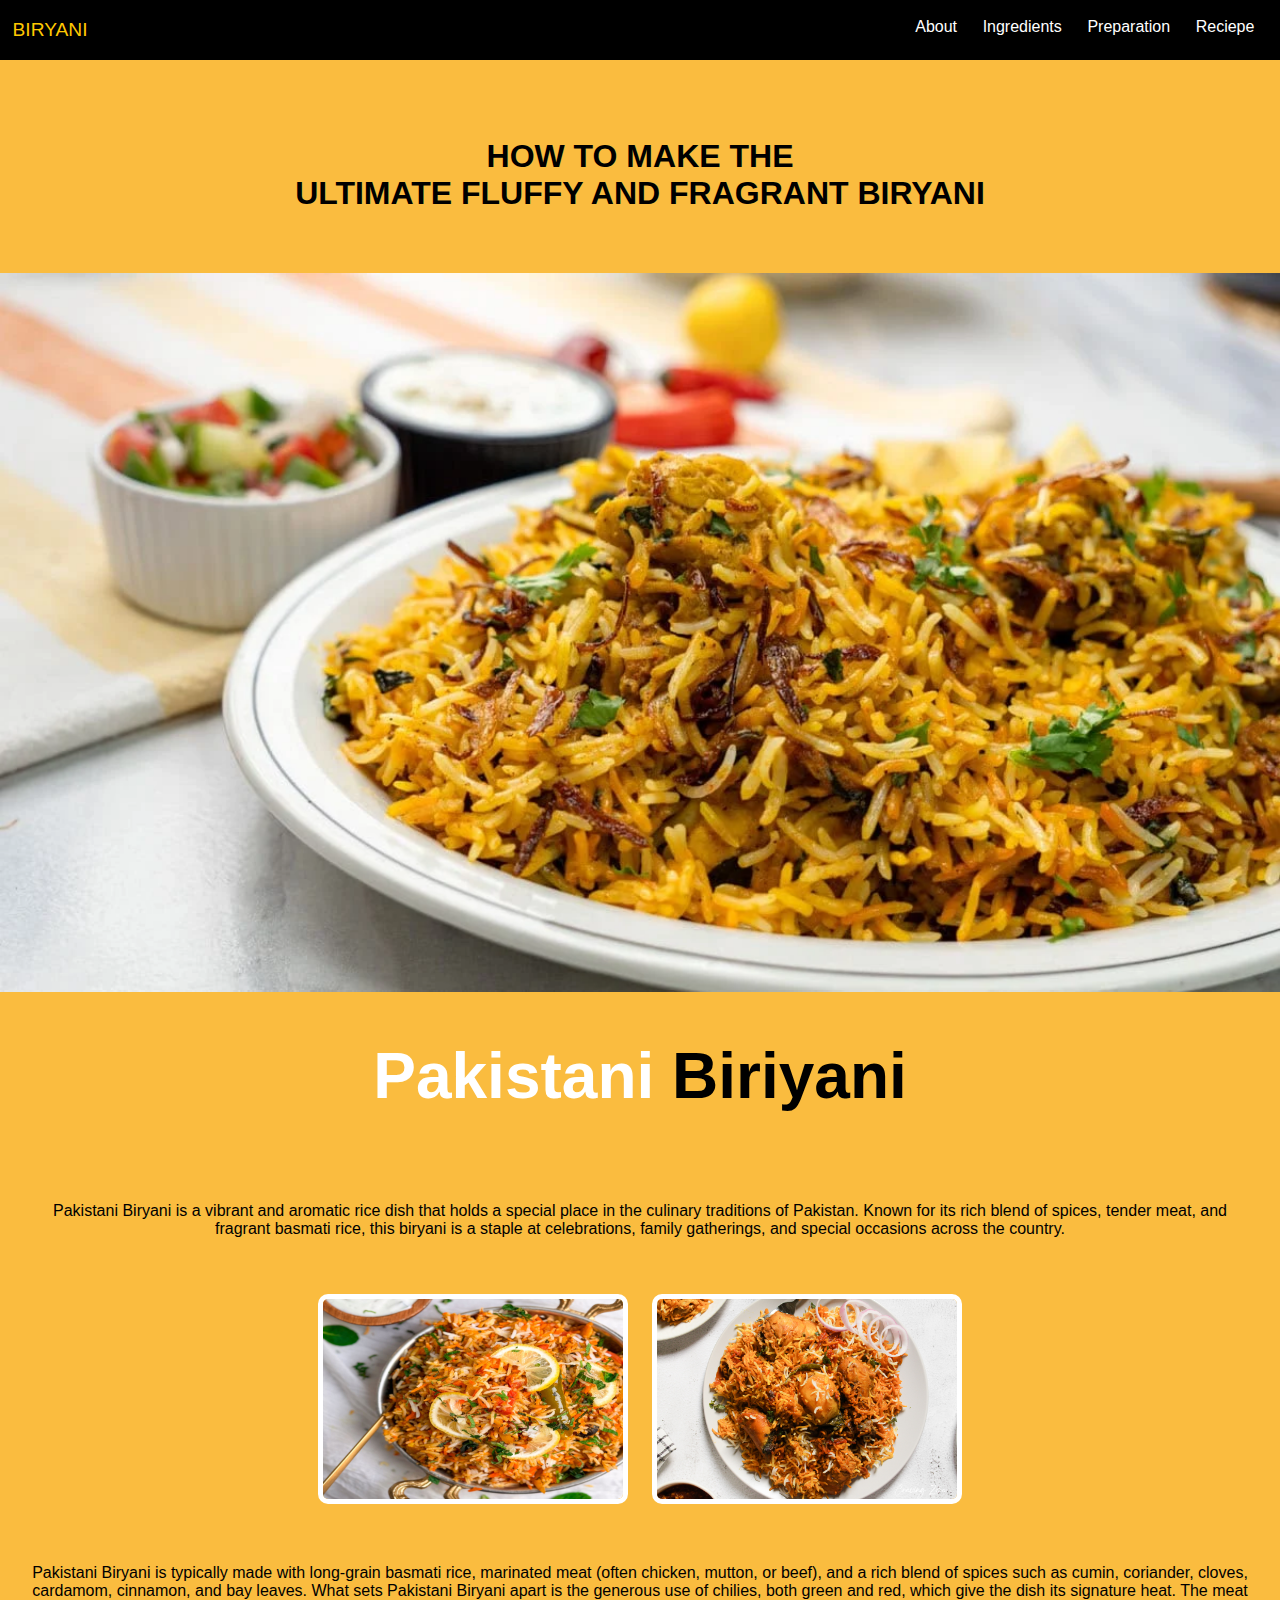
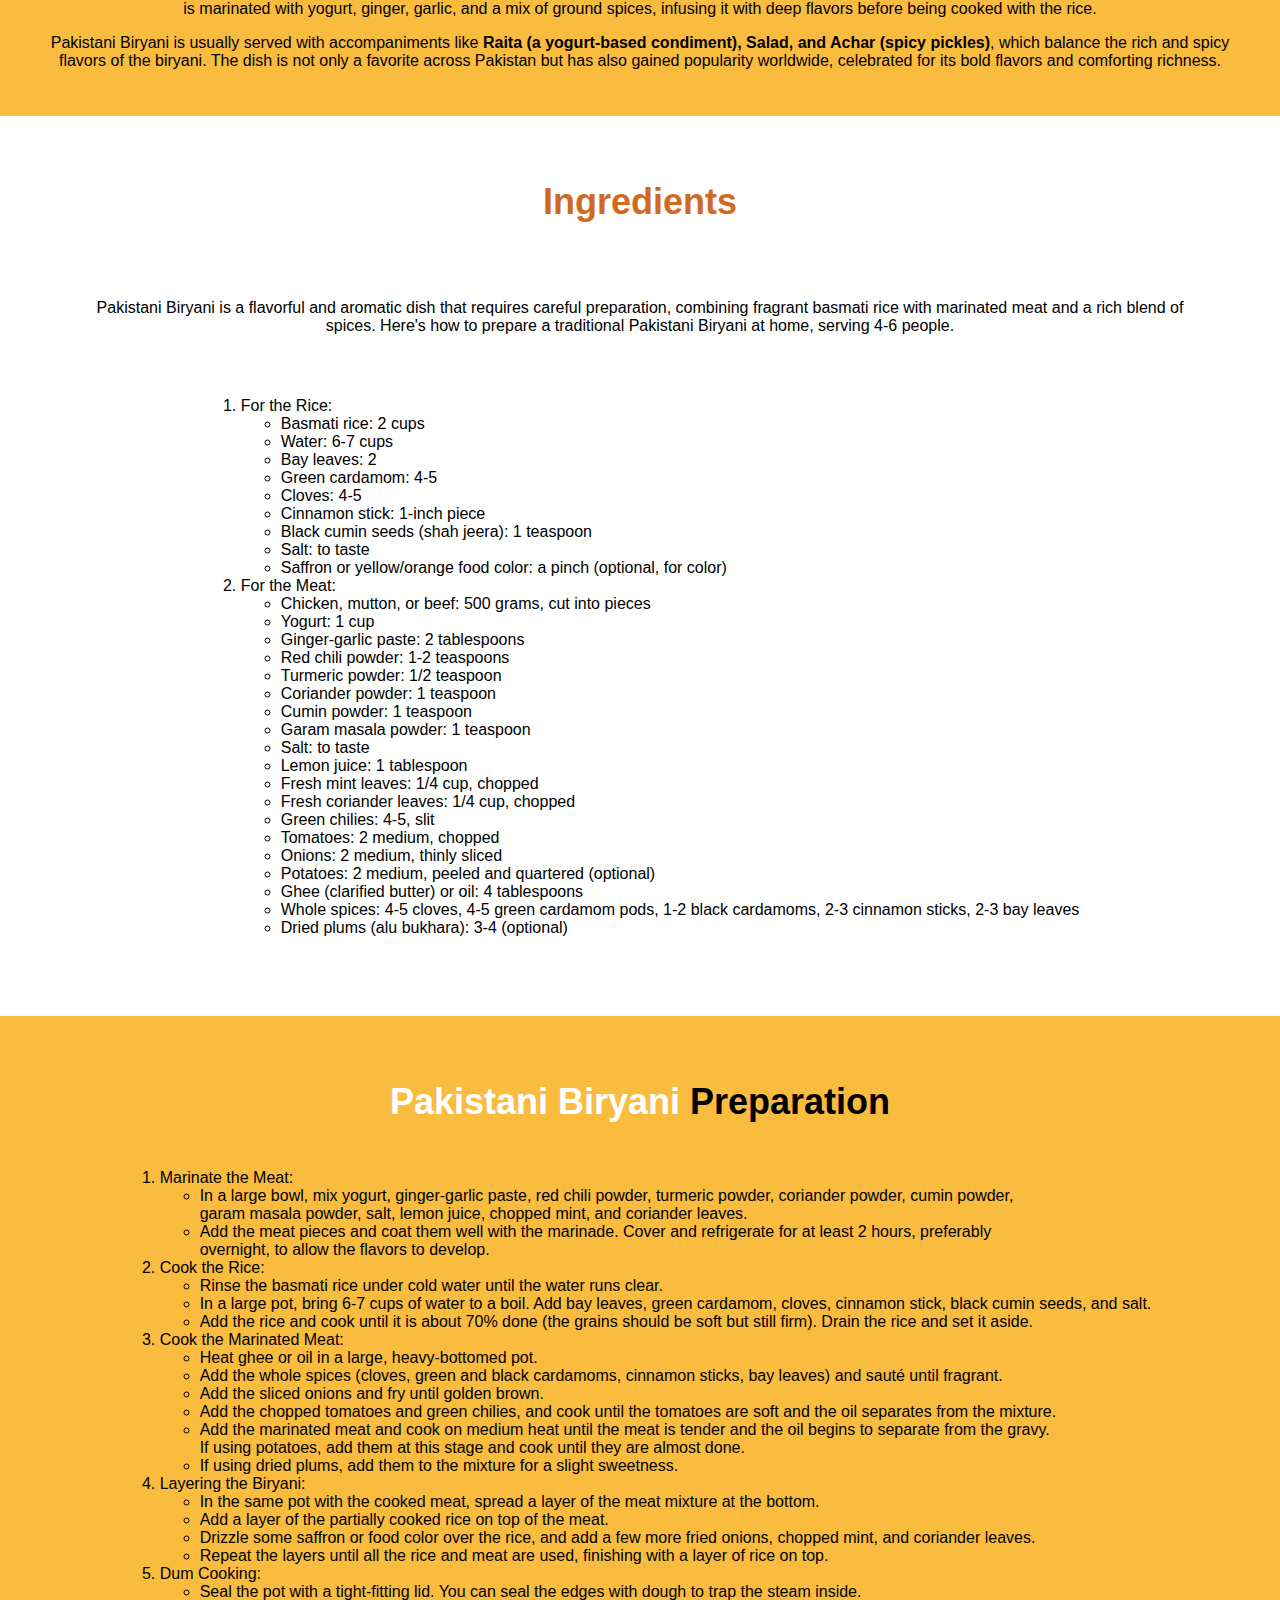
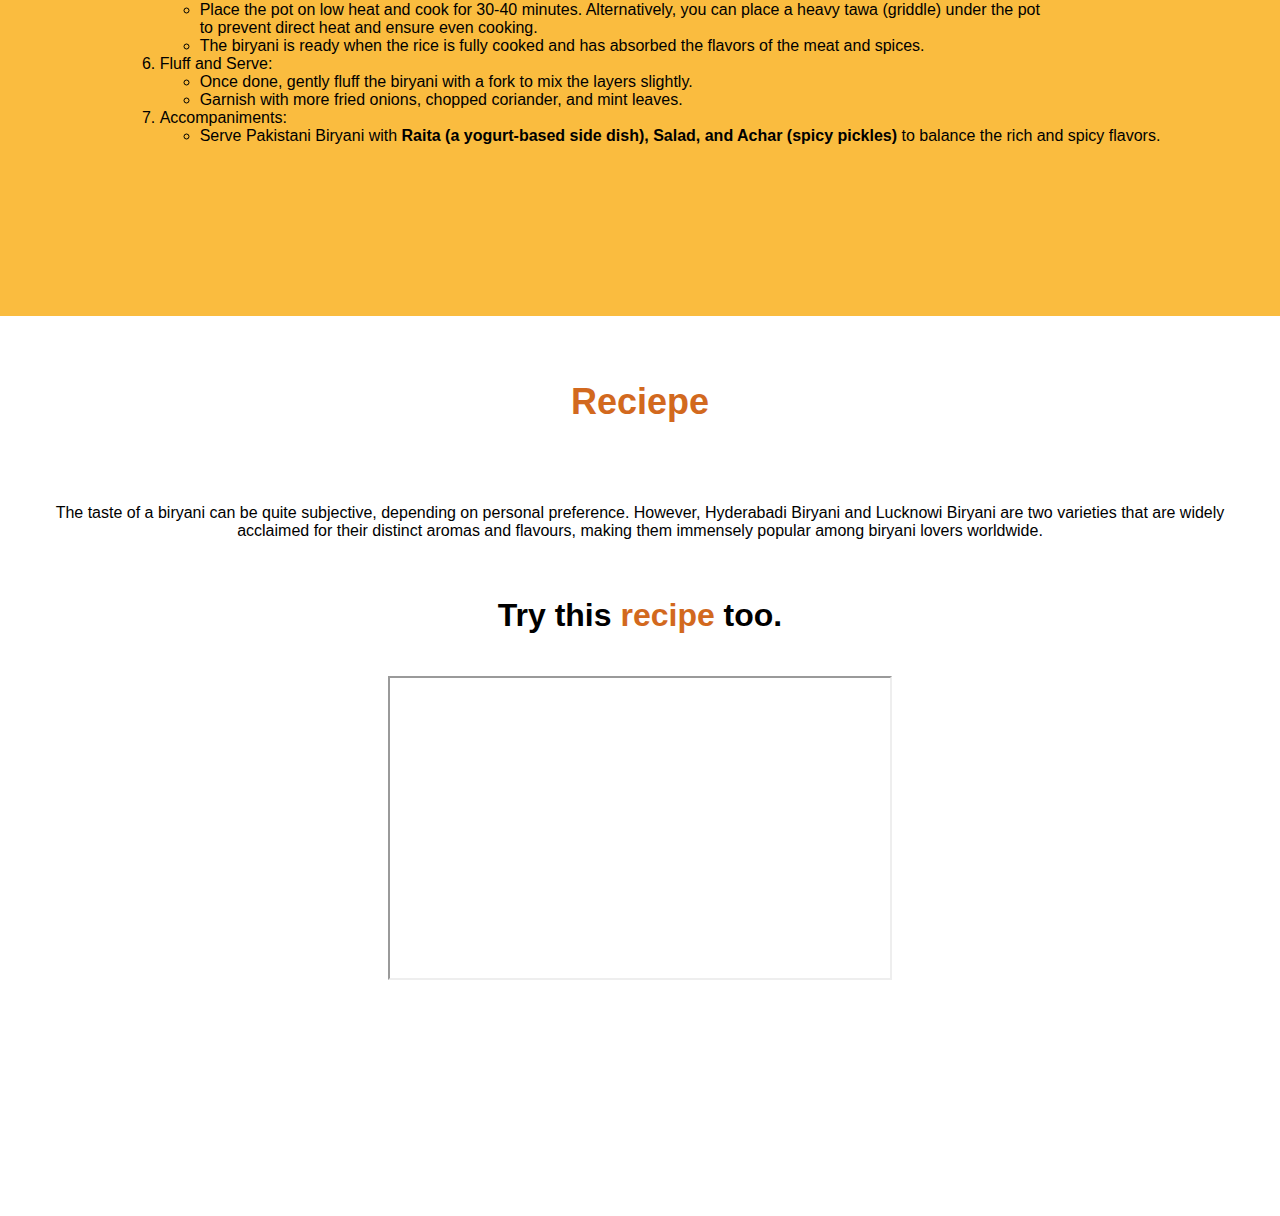
<file: Pages/Pakistani biriyani.html>
<!DOCTYPE html>
<html lang="en">
<head>
    <meta charset="UTF-8">
    <meta name="viewport" content="width=device-width, initial-scale=1.0">
    <title>Pakistani biriyani</title>
    <link rel="stylesheet" href="/Css/Pakistani biriyani.css">
</head>

<header>
    <nav class="navigation">  
        <div class="logo">
            <a href="/index.html"><p>BIRYANI</p></a>
        </div>      
        <div class="nav-content">
            <a href="#About">About</a>
            <a href="#Ingredients">Ingredients</a>
            <a href="#Preparation">Preparation</a>
            <a href="#Reciepe">Reciepe</a>
            
        </div>
    </nav>
</header>

<body>
    <section id="About"><br>
        <div class="div-Pakistani-thought">
            <h1 class="How-to-Make-the-Ultimate-Fluffy-and-Fragrant-Biryani">
                <span class="text1">How to Make the</span> 
                <span class="text2">Ultimate Fluffy and Fragrant Biryani</span>
            </h1>
        </div>
        <div >
            <img class="box-pic" src="/assets/images/Chicken-Biryani-Pakistani-Piping-Pot-Curry (1).webp" style="background-repeat: no-repeat; background-size: cover;" alt="">
        </div>
        <div class="About-Pakistani-Biriyani">
            <h1 >Pakistani <span style="color: black;">Biriyani</span></h1>
        </div>
        <div class="about-Pakistani-para">
            <p>
                Pakistani Biryani is a vibrant and aromatic rice dish that holds a special place in the culinary traditions of Pakistan. Known for its rich blend of spices, tender meat, and fragrant basmati rice, this biryani is a staple at celebrations, family gatherings, and special occasions across the country.
            </p>
        </div>
        <div class="row" style="text-align: center;">
            <div class="column">
                <img class="Pakistani-pic" src="/assets/images/chicken-biryani-featured-1.jpg"  alt="Pakistani biryani">
                <img class="Pakistani-pic" src="/assets/images/biryani-7.jpg"  alt="Pakistani biryani">
            </div>    
        </div>
        <div class="about-Pakistani-para">
            <p>
                Pakistani Biryani is typically made with long-grain basmati rice, marinated meat (often chicken, mutton, or beef), and a rich blend of spices such as cumin, coriander, cloves, cardamom, cinnamon, and bay leaves. What sets Pakistani Biryani apart is the generous use of chilies, both green and red, which give the dish its signature heat. The meat is marinated with yogurt, ginger, garlic, and a mix of ground spices, infusing it with deep flavors before being cooked with the rice.
            </p>
            <p>
                Pakistani Biryani is usually served with accompaniments like <b>Raita (a yogurt-based condiment), Salad, and Achar (spicy pickles)</b>, which balance the rich and spicy flavors of the biryani. The dish is not only a favorite across Pakistan but has also gained popularity worldwide, celebrated for its bold flavors and comforting richness.
            </p>
        </div>
    </section>

    <section id="Ingredients">
        <div class="title-Pakistani-ingredients">
            <h2 style="text-align: center;">Ingredients</h2>
        </div>
        <div class="about-Pakistani-para">
            <blockquote>
                Pakistani Biryani is a flavorful and aromatic dish that requires careful preparation, combining fragrant basmati rice with marinated meat and a rich blend of spices. Here's how to prepare a traditional Pakistani Biryani at home, serving 4-6 people.
            </blockquote>
        </div> 
        <div class="ingredients">
            <ol class="myOL">
                <li>For the Rice:</li>
                <ul>
                    <li>Basmati rice: 2 cups</li>
                    <li>Water: 6-7 cups</li>
                    <li>Bay leaves: 2</li>
                    <li>Green cardamom: 4-5</li>
                    <li>Cloves: 4-5</li>
                    <li>Cinnamon stick: 1-inch piece</li>
                    <li>Black cumin seeds (shah jeera): 1 teaspoon</li>
                    <li>Salt: to taste</li>
                    <li>Saffron or yellow/orange food color: a pinch (optional, for color)</li>
                </ul>
                <li>For the Meat:</li>
                <ul>
                    <li>Chicken, mutton, or beef: 500 grams, cut into pieces</li>
                    <li>Yogurt: 1 cup</li>
                    <li>Ginger-garlic paste: 2 tablespoons</li>
                    <li>Red chili powder: 1-2 teaspoons</li>
                    <li>Turmeric powder: 1/2 teaspoon</li>
                    <li>Coriander powder: 1 teaspoon</li>
                    <li>Cumin powder: 1 teaspoon</li>
                    <li>Garam masala powder: 1 teaspoon</li>
                    <li>Salt: to taste</li>
                    <li>Lemon juice: 1 tablespoon</li>
                    <li>Fresh mint leaves: 1/4 cup, chopped</li>
                    <li>Fresh coriander leaves: 1/4 cup, chopped</li>
                    <li>Green chilies: 4-5, slit</li>
                    <li>Tomatoes: 2 medium, chopped</li>
                    <li>Onions: 2 medium, thinly sliced</li>
                    <li>Potatoes: 2 medium, peeled and quartered (optional)</li>
                    <li>Ghee (clarified butter) or oil: 4 tablespoons</li>
                    <li>Whole spices: 4-5 cloves, 4-5 green cardamom pods, 1-2 black cardamoms, 2-3 cinnamon sticks, 2-3 bay leaves</li>
                    <li>Dried plums (alu bukhara): 3-4 (optional)</li>
                </ul>
            </ol>
        </div>
    </section>

    <section id="Preparation">
        <div class="title-Pakistani-preparation">
            <h2 >Pakistani Biryani <span style="color: black;">Preparation</span></h2>
        </div>
        <div class="Preparation">
            <ol class="OL">
                <li>Marinate the Meat:</li>
                <ul>
                    <li>In a large bowl, mix yogurt, ginger-garlic paste, red chili powder, turmeric powder, coriander powder, cumin powder, <br>garam masala powder, salt, lemon juice, chopped mint, and coriander leaves.</li>
                    <li>Add the meat pieces and coat them well with the marinade. Cover and refrigerate for at least 2 hours, preferably <br>overnight, to allow the flavors to develop.</li>
                </ul>
                <li>Cook the Rice:</li>
                <ul>
                    <li>Rinse the basmati rice under cold water until the water runs clear.</li>
                    <li>In a large pot, bring 6-7 cups of water to a boil. Add bay leaves, green cardamom, cloves, cinnamon stick, black cumin seeds, and salt.</li>
                    <li>Add the rice and cook until it is about 70% done (the grains should be soft but still firm). Drain the rice and set it aside.</li>
                </ul>
                <li> Cook the Marinated Meat:</li>
                <ul>
                    <li>Heat ghee or oil in a large, heavy-bottomed pot.</li>
                    <li>Add the whole spices (cloves, green and black cardamoms, cinnamon sticks, bay leaves) and sauté until fragrant.</li>
                    <li>Add the sliced onions and fry until golden brown.</li>
                    <li>Add the chopped tomatoes and green chilies, and cook until the tomatoes are soft and the oil separates from the mixture.</li>
                    <li>Add the marinated meat and cook on medium heat until the meat is tender and the oil begins to separate from the gravy. <br>If using potatoes, add them at this stage and cook until they are almost done.</li>
                    <li>If using dried plums, add them to the mixture for a slight sweetness.</li>
                </ul>
                <li>Layering the Biryani:</li>
                <ul>
                    <li>In the same pot with the cooked meat, spread a layer of the meat mixture at the bottom.</li>
                    <li>Add a layer of the partially cooked rice on top of the meat.</li>
                    <li>Drizzle some saffron or food color over the rice, and add a few more fried onions, chopped mint, and coriander leaves.</li>
                    <li>Repeat the layers until all the rice and meat are used, finishing with a layer of rice on top.</li>
                </ul>
                <li>Dum Cooking:</li>
                <ul>
                    <li>Seal the pot with a tight-fitting lid. You can seal the edges with dough to trap the steam inside.</li>
                    <li>Place the pot on low heat and cook for 30-40 minutes. Alternatively, you can place a heavy tawa (griddle) under the pot <br>to prevent direct heat and ensure even cooking.</li>
                    <li>The biryani is ready when the rice is fully cooked and has absorbed the flavors of the meat and spices.</li>
                </ul>
                <li>Fluff and Serve:</li>
                <Ul>
                    <li>Once done, gently fluff the biryani with a fork to mix the layers slightly.</li>
                    <li>Garnish with more fried onions, chopped coriander, and mint leaves.</li>
                </Ul>
                <li>Accompaniments:</li>
                <ul>
                    <li>Serve Pakistani Biryani with <b>Raita (a yogurt-based side dish), Salad, and Achar (spicy pickles)</b> to balance the rich and spicy flavors.</li>
                </ul>
            </ol>
        </div>
    </section>

    <section id="Reciepe">
        <div class="title-Pakistani-reciepe">
            <h2 style="text-align: center; " >Reciepe</h2>
        </div>
        <div class="para-Pakistani-reciepe">
            <blockquote>
                The taste of a biryani can be quite subjective, depending on personal preference. However, Hyderabadi Biryani and Lucknowi Biryani are two varieties that are widely acclaimed for their distinct aromas and flavours, making them immensely popular among biryani lovers worldwide.
            </blockquote>
        </div>
        <div class="Try-this-recipe-too">
            <h1>Try this <span style="color: chocolate;">recipe</span> too.</h1>
        </div>
        <div style="display: flex; justify-content: center; ">
            <iframe src="https://www.youtube.com/embed/PNT7xQOHpy0?si=7hDpk_CYaQTtuUze" ></iframe>
        </div>
    </section>
</body>
</html>
</file>
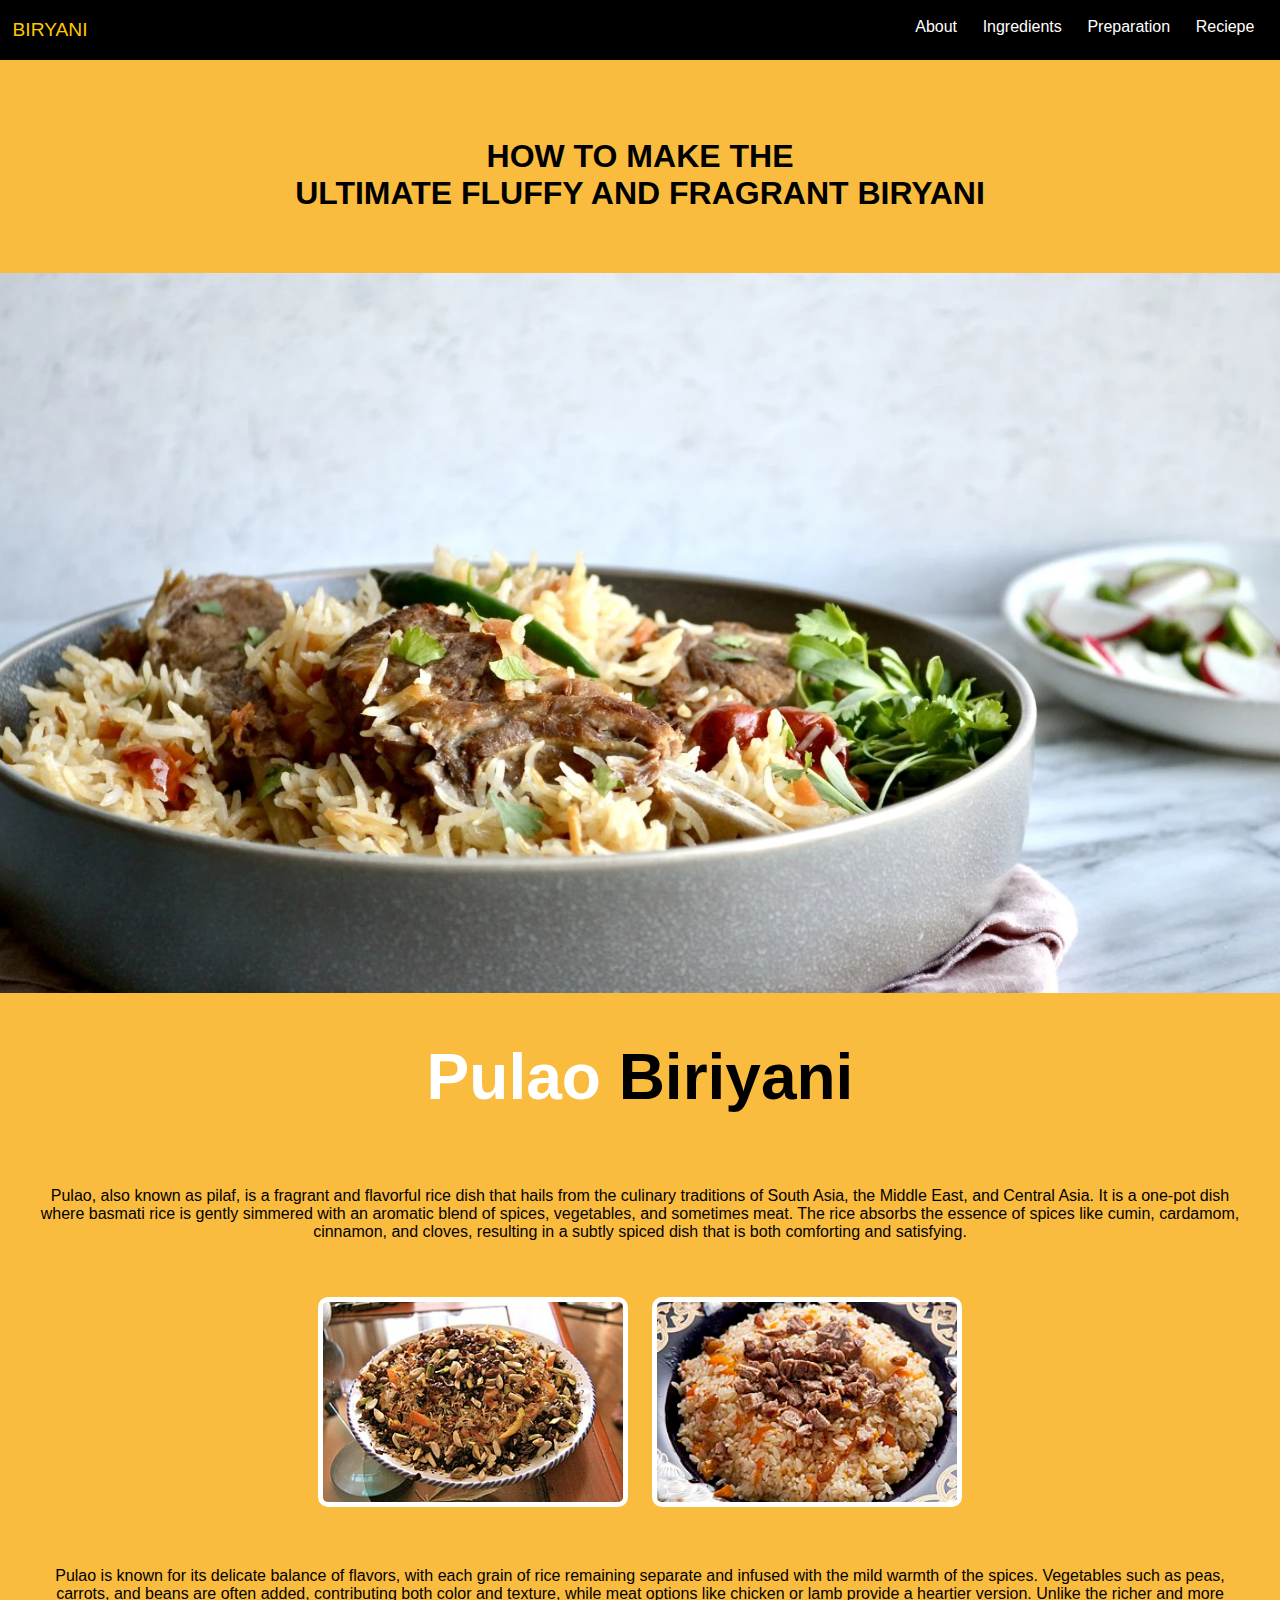
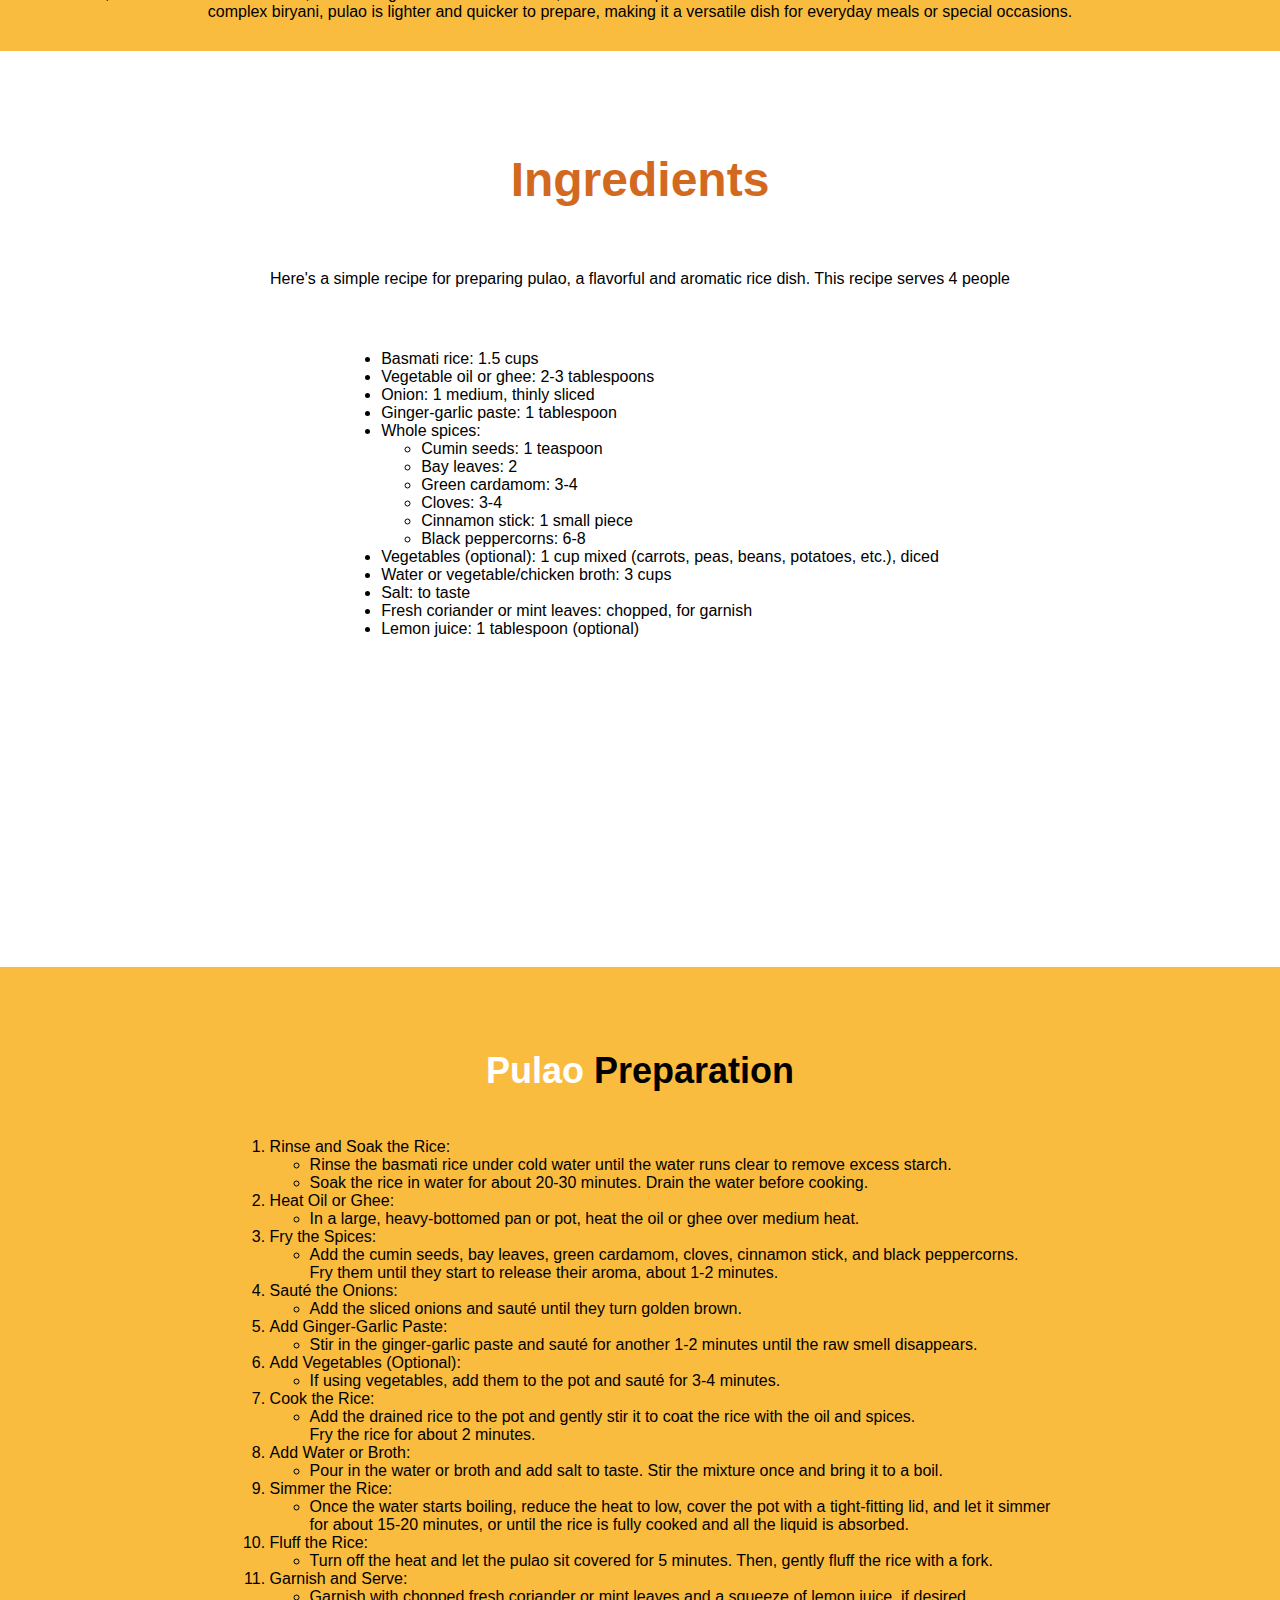
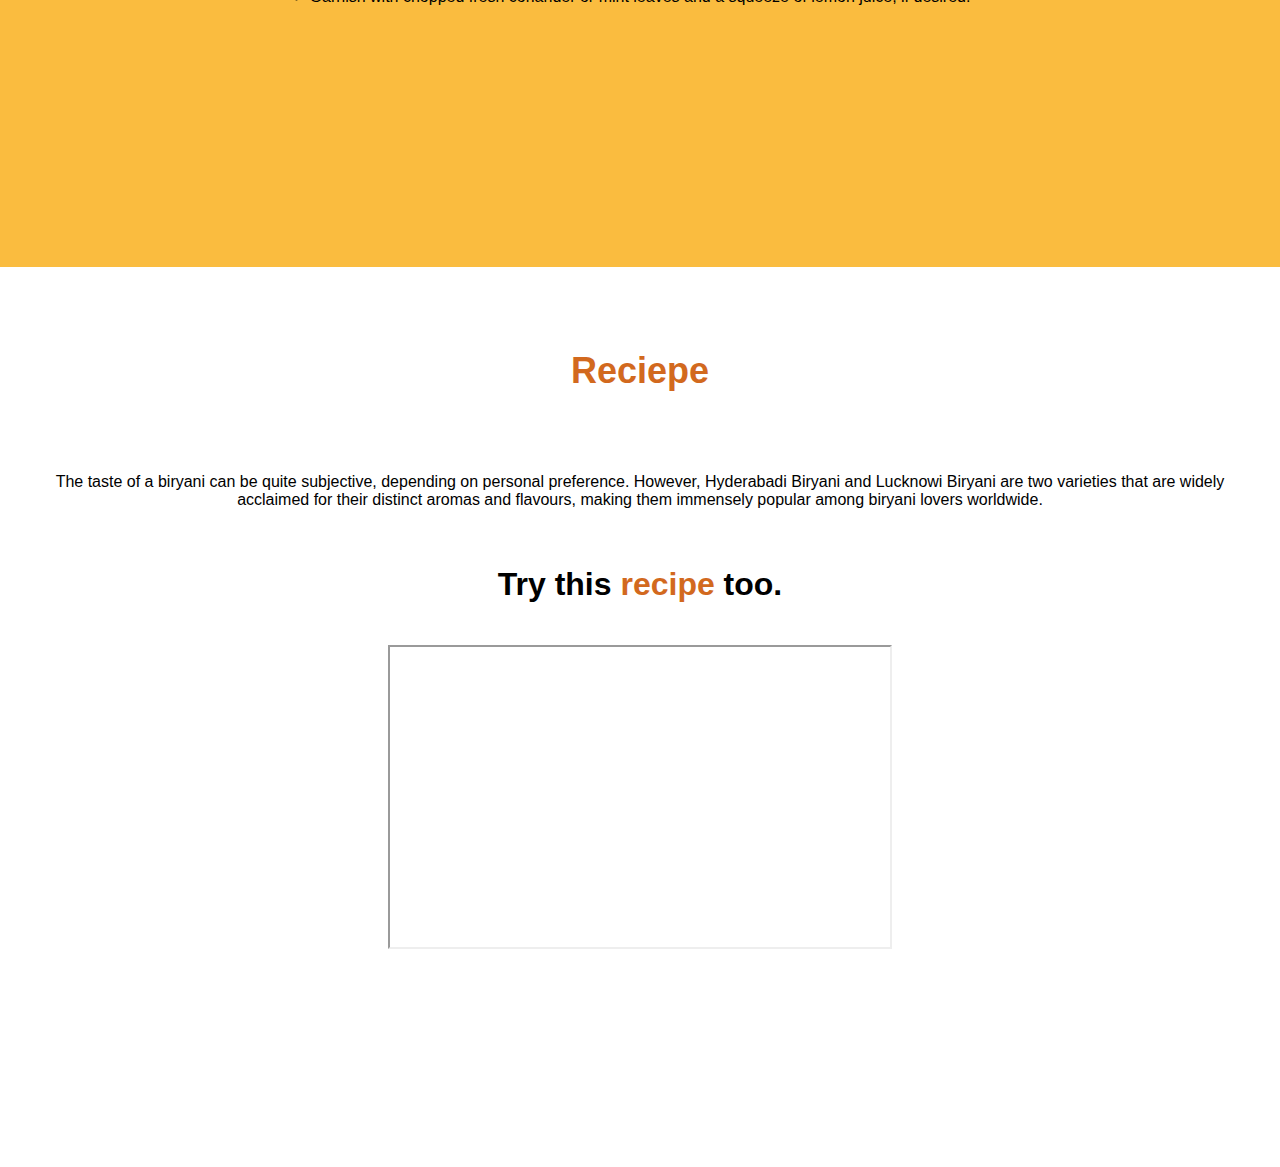
<file: Pages/pulao biriyani.html>
<!DOCTYPE html>
<html lang="en">
<head>
    <meta charset="UTF-8">
    <meta name="viewport" content="width=device-width, initial-scale=1.0">
    <title>pulao biriyani</title>
    <link rel="stylesheet" href="/Css/pulao biriyani.css">
</head>

<header>
    <nav class="navigation">  
        <div class="logo">
            <a href="/index.html"><p>BIRYANI</p></a>
        </div>      
        <div class="nav-content">
            <a href="#About">About</a>
            <a href="#Ingredients">Ingredients</a>
            <a href="#Preparation">Preparation</a>
            <a href="#Reciepe">Reciepe</a>
            
        </div>
    </nav>
</header>

<main>
    <section id="About"><br>
        <div class="div-pulao-thought">
            <h1 class="How-to-Make-the-Ultimate-Fluffy-and-Fragrant-Biryani">
                <span class="text1">How to Make the</span> 
                <span class="text2">Ultimate Fluffy and Fragrant Biryani</span>
            </h1>
        </div>
        <div>
            <img class="box-pic" src="/assets/images/v1619201556_A1BCD21D-4CE0-42C2-980C-C1887D853B62_1_201_a_toisbv.webp " style="background-repeat: no-repeat;" alt="">
        </div>
        <div class="About-pulao-Biriyani">
            <h1 >Pulao <span style="color: black;">Biriyani</span></h1>
        </div>
        <div>
            <p class="about-pulao-para">
                Pulao, also known as pilaf, is a fragrant and flavorful rice dish that hails from the culinary traditions of South Asia, the Middle East, and Central Asia. It is a one-pot dish where basmati rice is gently simmered with an aromatic blend of spices, vegetables, and sometimes meat. The rice absorbs the essence of spices like cumin, cardamom, cinnamon, and cloves, resulting in a subtly spiced dish that is both comforting and satisfying.
            </p>
        </div>
        <div  style="text-align: center;">
            <div class="column">
                <!-- <img src="/images/Afghan_Palo.jpg" style="width: 300px; width: 200px;" alt="afgan pulao"> -->
                <img class="pulao-pic" src="/assets/images/Arroz_enjoyado_-_Morasa_Poló.JPG" >
                <img class="pulao-pic" src="/assets/images/Polu.jpg" >
            </div>    
        </div>
        <div>
            <p class="about-pulao-para">
                Pulao is known for its delicate balance of flavors, with each grain of rice remaining separate and infused with the mild warmth of the spices. Vegetables such as peas, carrots, and beans are often added, contributing both color and texture, while meat options like chicken or lamb provide a heartier version. Unlike the richer and more complex biryani, pulao is lighter and quicker to prepare, making it a versatile dish for everyday meals or special occasions.
            </p>
        </div>
    </section>

    <section id="Ingredients"><br>
        <div class="title-pulao-ingredients">
            <h1 >Ingredients</h1>
        </div>
        <div>
            <p class="about-pulao-para">
                Here's a simple recipe for preparing pulao, a flavorful and aromatic rice dish. This recipe serves 4 people
            </p>
        </div>
        <div class="ingreadient">
            <ul class="myUL">
                <li>Basmati rice: 1.5 cups</li>
                <li>Vegetable oil or ghee: 2-3 tablespoons</li>
                <li>Onion: 1 medium, thinly sliced</li>
                <li>Ginger-garlic paste: 1 tablespoon</li>
                <li>Whole spices:</li>
                <ul>
                    <li>Cumin seeds: 1 teaspoon</li>
                    <li>Bay leaves: 2</li>
                    <li>Green cardamom: 3-4</li>
                    <li>Cloves: 3-4</li>
                    <li>Cinnamon stick: 1 small piece</li>
                    <li>Black peppercorns: 6-8</li>
                </ul>
                <li>Vegetables (optional): 1 cup mixed (carrots, peas, beans, potatoes, etc.), diced</li>
                <li>Water or vegetable/chicken broth: 3 cups</li>
                <li>Salt: to taste</li>
                <li>Fresh coriander or mint leaves: chopped, for garnish</li>
                <li>Lemon juice: 1 tablespoon (optional)</li>
            </ul>
        </div>
    </section>

    <section id="Preparation"><br>
        <div class="title-preparation">
            <h2>Pulao <span style="color: black;">Preparation</span></h2>
        </div>
        <div class="preperation">
            <ol class="olList">
                <li>Rinse and Soak the Rice:</li>
                <ul>
                    <li>Rinse the basmati rice under cold water until the water runs clear to remove excess starch.</li>
                    <li>Soak the rice in water for about 20-30 minutes. Drain the water before cooking.</li>
                </ul>
                <li>Heat Oil or Ghee:</li>
                <ul>
                    <li>In a large, heavy-bottomed pan or pot, heat the oil or ghee over medium heat.</li>
                </ul>
                <li>Fry the Spices:</li>
                <ul>
                    <li>Add the cumin seeds, bay leaves, green cardamom, cloves, cinnamon stick, and black peppercorns. <br>Fry them until they start to release their aroma, about 1-2 minutes.</li>
                </ul>
                <li>Sauté the Onions:</li>
                <ul>
                    <li>Add the sliced onions and sauté until they turn golden brown.</li>
                </ul>
                <li>Add Ginger-Garlic Paste:</li>
                <ul>
                    <li>Stir in the ginger-garlic paste and sauté for another 1-2 minutes until the raw smell disappears.</li>
                </ul>
                <li>Add Vegetables (Optional):</li>
                <ul>
                    <li>If using vegetables, add them to the pot and sauté for 3-4 minutes.</li>
                </ul>
                <li>Cook the Rice:</li>
                <ul>
                    <li>Add the drained rice to the pot and gently stir it to coat the rice with the oil and spices. <br>Fry the rice for about 2 minutes.</li>
                </ul>
                <li>Add Water or Broth:</li>
                <ul>
                    <li>Pour in the water or broth and add salt to taste. Stir the mixture once and bring it to a boil.</li>
                </ul>
                <li>Simmer the Rice:</li>
                <ul>
                    <li>Once the water starts boiling, reduce the heat to low, cover the pot with a tight-fitting lid, and let it simmer <br>for about 15-20 minutes, or until the rice is fully cooked and all the liquid is absorbed.</li>
                </ul>
                <li>Fluff the Rice:</li>
                <ul>
                    <li>Turn off the heat and let the pulao sit covered for 5 minutes. Then, gently fluff the rice with a fork.</li>
                </ul>
                <li>Garnish and Serve:</li>
                <ul>
                    <li>Garnish with chopped fresh coriander or mint leaves and a squeeze of lemon juice, if desired.
                    </li>
                </ul>
            </ol>
        </div>
    </section>

    <section id="Reciepe"><br>
        <div class="title-pulao-reciepe">
            <h2 style="text-align: center; " >Reciepe</h2> 
        </div>
        <div class="para-pulao-reciepe">
            <blockquote>
                The taste of a biryani can be quite subjective, depending on personal preference. However, Hyderabadi Biryani and Lucknowi Biryani are two varieties that are widely acclaimed for their distinct aromas and flavours, making them immensely popular among biryani lovers worldwide.
            </blockquote>
        </div>
        <div class="Try-this-recipe-too">
            <h1>Try this <span style="color: chocolate;">recipe</span> too.</h1>
        </div>
        <div style="display: flex; justify-content: center; ">    
            <iframe src="https://www.youtube.com/embed/Rb3Sx7OWUYw?si=nvuRTVFb9eG0wnrV" ></iframe>
        </div>
    </section>
</body>
</html>
</file>
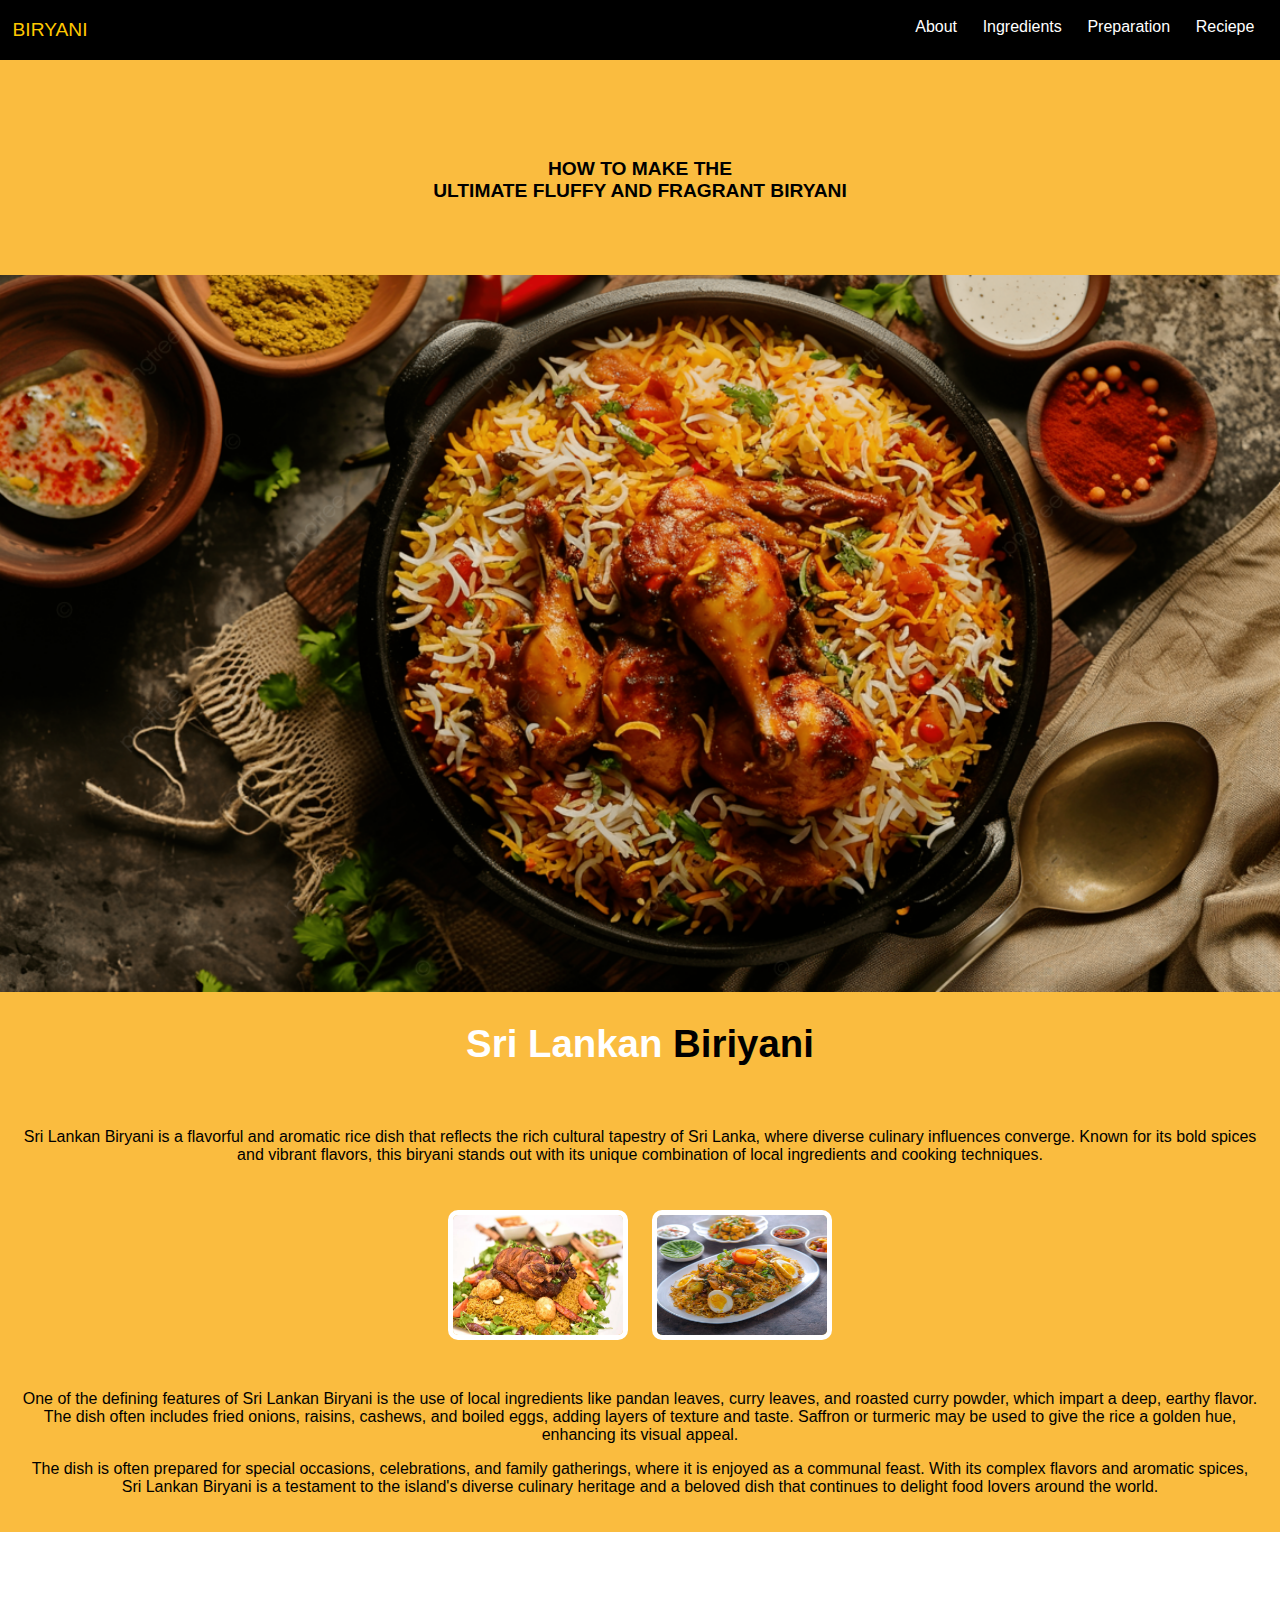
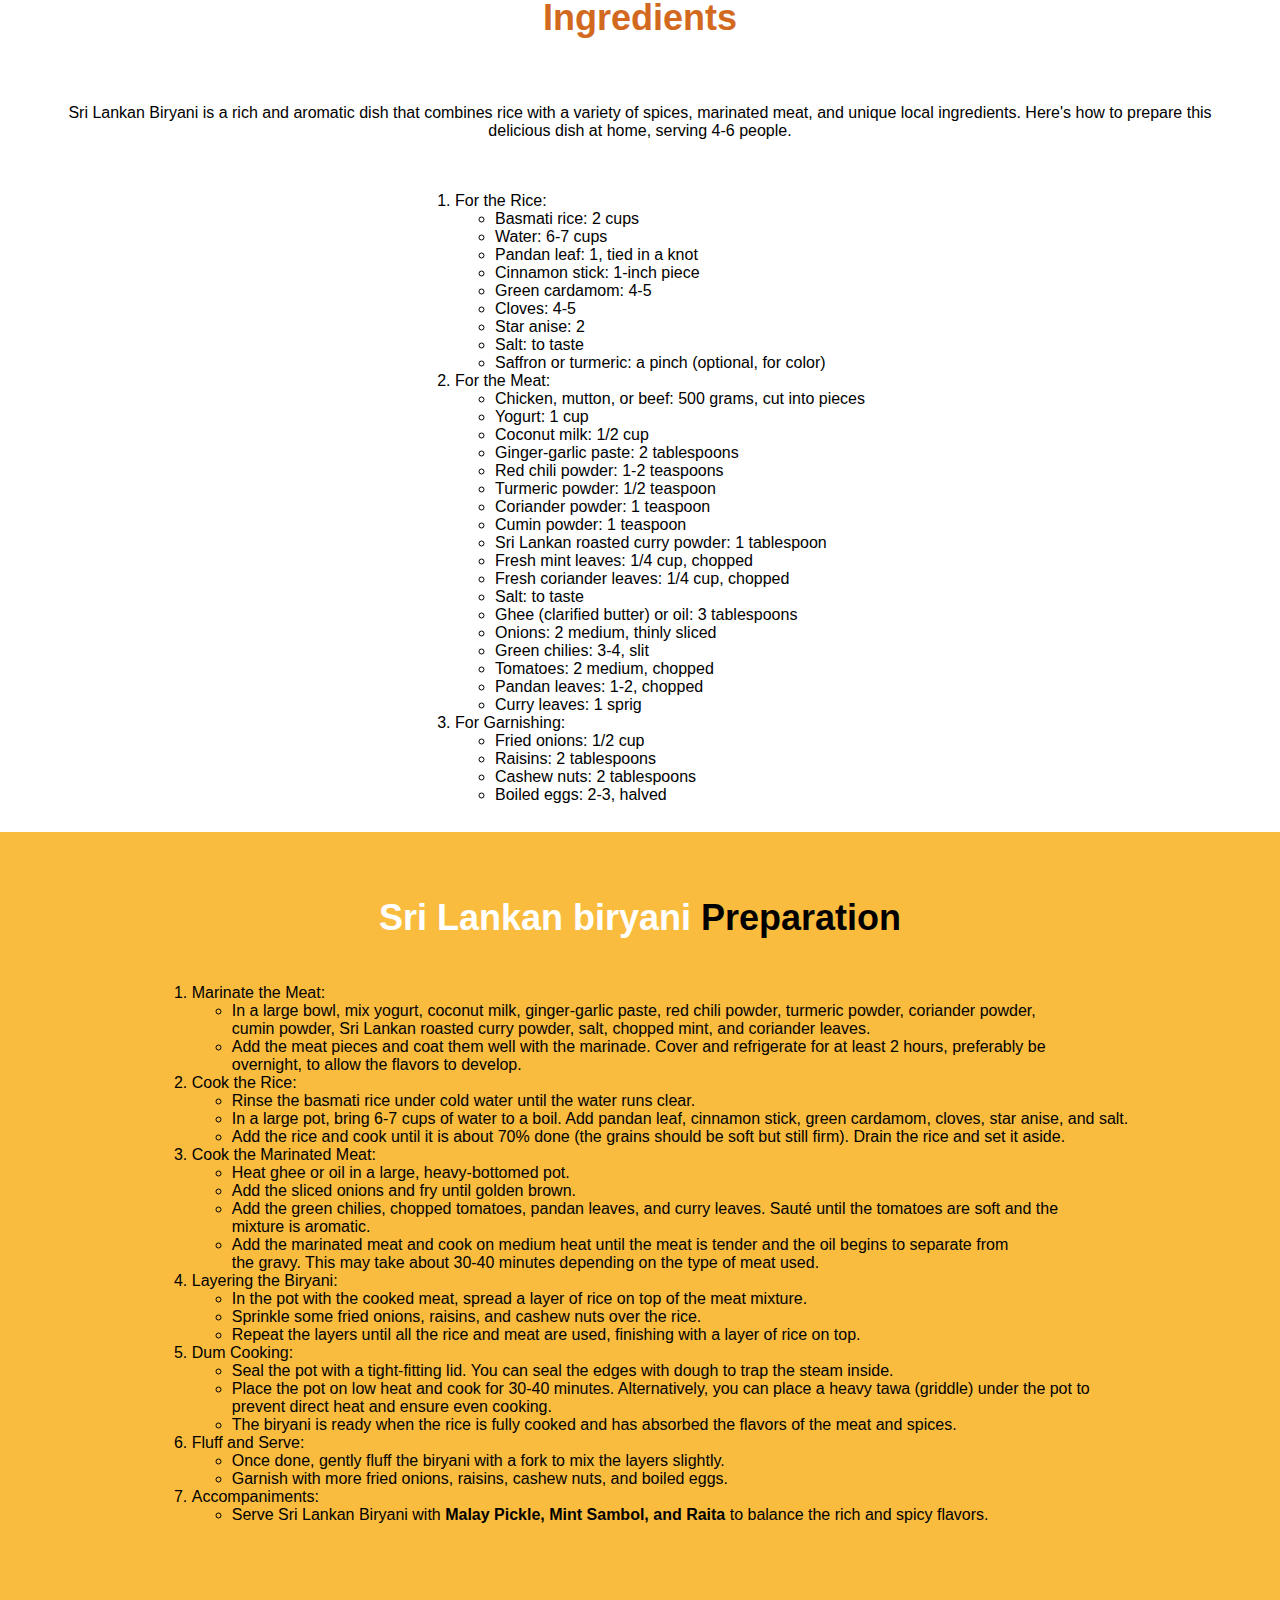
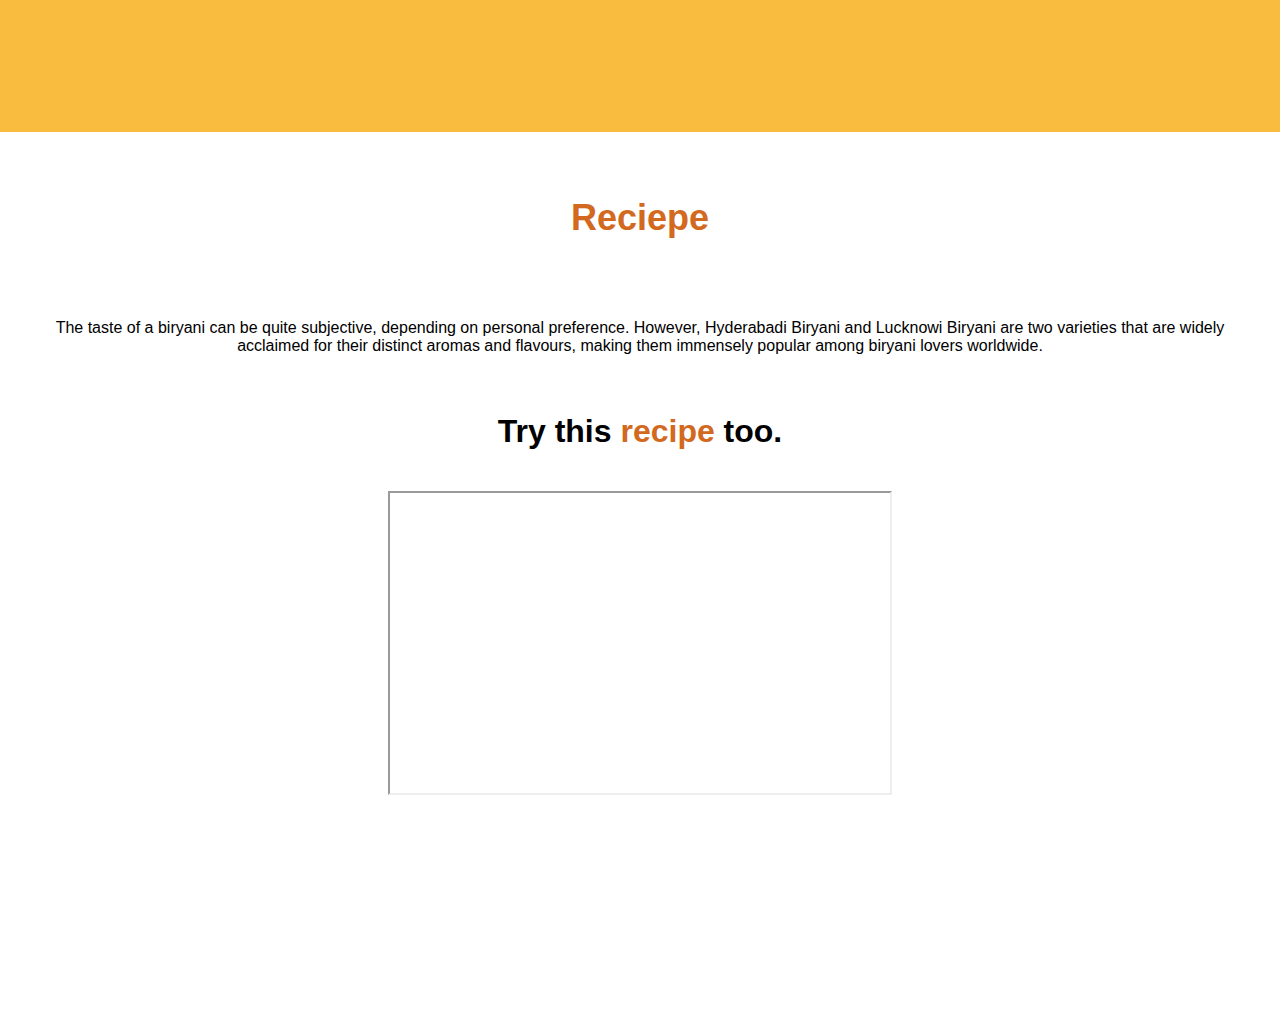
<file: Pages/Sri Lankan biryani.html>
<!DOCTYPE html>
<html lang="en">
<head>
    <meta charset="UTF-8">
    <meta name="viewport" content="width=device-width, initial-scale=1.0">
    <title>Sri Lankan biryani</title>
    <link rel="stylesheet" href="/Css/Sri Lankan biryani.css">
</head>

<header>
    <nav class="navigation">  
        <div class="logo">
            <a href="/index.html"><p>BIRYANI</p></a>
        </div>      
        <div class="nav-content">
            <a href="#About">About</a>
            <a href="#Ingredients">Ingredients</a>
            <a href="#Preparation">Preparation</a>
            <a href="#Reciepe">Reciepe</a>
            
        </div>
    </nav>
</header>

<body>
    <section id="About"><br>
        <div class="div-sl-thought">
            <h1 class="How-to-Make-the-Ultimate-Fluffy-and-Fragrant-Biryani">
                <span class="text1">How to Make the</span> 
                <span class="text2">Ultimate Fluffy and Fragrant Biryani</span>
            </h1>
        </div>
        <div>
            <img class="box-pic" src="/assets/images/pngtree-top-view-of-chicken-biryani-indian-food-delicious-ramadan-iftar-meal-image_15585911.png" style="background-repeat: no-repeat; background-size: cover;" alt="">
        </div>
        <div class="About-sl-Biriyani">
            <h1 >Sri Lankan <span style="color: black;">Biriyani</span></h1>
        </div>
        <div class="about-sl-para">
            <P>
                Sri Lankan Biryani is a flavorful and aromatic rice dish that reflects the rich cultural tapestry of Sri Lanka, where diverse culinary influences converge. Known for its bold spices and vibrant flavors, this biryani stands out with its unique combination of local ingredients and cooking techniques.
            </P>
        </div>
        <div class="row" style="text-align: center;">
                <div class="column">
                    <img class="sl-pic" src="/assets/images/chicken-biryani-for-family.webp" >
                    <img class="sl-pic" src="/assets/images/018-450x450.jpg" >
                </div>    
        </div>    
        <div class="about-sl-para">
            <p>
                One of the defining features of Sri Lankan Biryani is the use of local ingredients like pandan leaves, curry leaves, and roasted curry powder, which impart a deep, earthy flavor. The dish often includes fried onions, raisins, cashews, and boiled eggs, adding layers of texture and taste. Saffron or turmeric may be used to give the rice a golden hue, enhancing its visual appeal.
            </p>
            <p>The dish is often prepared for special occasions, celebrations, and family gatherings, where it is enjoyed as a communal feast. With its complex flavors and aromatic spices, Sri Lankan Biryani is a testament to the island's diverse culinary heritage and a beloved dish that continues to delight food lovers around the world.
            </p>
        </div>
    </section>

    <section id="Ingredients">
        <div class="title-sl-ingredients">
            <h2 >Ingredients</h2>
        </div>
        <div class="about-sl-para">
            <blockquote>Sri Lankan Biryani is a rich and aromatic dish that combines rice with a variety of spices, marinated meat, and unique local ingredients. Here's how to prepare this delicious dish at home, serving 4-6 people.</blockquote>
        </div>
        <div class="ingredients">
            <ol class="myOL">
                <li>For the Rice:</li>
                <ul>
                    <li>Basmati rice: 2 cups</li>
                    <li>Water: 6-7 cups</li>
                    <li>Pandan leaf: 1, tied in a knot</li>
                    <li>Cinnamon stick: 1-inch piece</li>
                    <li>Green cardamom: 4-5</li>
                    <li>Cloves: 4-5</li>
                    <li>Star anise: 2</li>
                    <li>Salt: to taste</li>
                    <li>Saffron or turmeric: a pinch (optional, for color)</li>
                </ul>
                <li>For the Meat:</li>
                <ul>
                    <li>Chicken, mutton, or beef: 500 grams, cut into pieces</li>
                    <li>Yogurt: 1 cup</li>
                    <li>Coconut milk: 1/2 cup</li>
                    <li>Ginger-garlic paste: 2 tablespoons</li>
                    <li>Red chili powder: 1-2 teaspoons</li>
                    <li>Turmeric powder: 1/2 teaspoon</li>
                    <li>Coriander powder: 1 teaspoon</li>
                    <li>Cumin powder: 1 teaspoon</li>
                    <li>Sri Lankan roasted curry powder: 1 tablespoon</li>
                    <li>Fresh mint leaves: 1/4 cup, chopped</li>
                    <li>Fresh coriander leaves: 1/4 cup, chopped</li>
                    <li>Salt: to taste</li>
                    <li>Ghee (clarified butter) or oil: 3 tablespoons</li>
                    <li>Onions: 2 medium, thinly sliced</li>
                    <li>Green chilies: 3-4, slit</li>
                    <li>Tomatoes: 2 medium, chopped</li>
                    <li>Pandan leaves: 1-2, chopped</li>
                    <li>Curry leaves: 1 sprig</li>
                </ul>
                <li>For Garnishing:</li>
                <ul>
                    <li>Fried onions: 1/2 cup</li>
                    <li>Raisins: 2 tablespoons</li>
                    <li>Cashew nuts: 2 tablespoons</li>
                    <li>Boiled eggs: 2-3, halved</li>
                </ul>
            </ol>
        </div>
    </section>

    <section id="Preparation">
        <div class="title-sl-preparation">
            <h2 >Sri Lankan biryani <span style="color: black;">Preparation</span></h2>
        </div>
        <div class="Preparation">
            <ol class="OL">
                <li>Marinate the Meat:</li>
                <ul>
                    <li>In a large bowl, mix yogurt, coconut milk, ginger-garlic paste, red chili powder, turmeric powder, coriander powder, <br>cumin powder, Sri Lankan roasted curry powder, salt, chopped mint, and coriander leaves.
                    </li>
                    <li>Add the meat pieces and coat them well with the marinade. Cover and refrigerate for at least 2 hours, preferably be
                        <br>overnight, to allow the flavors to develop.
                    </li>
                </ul>
                <li>Cook the Rice:</li>
                <ul>
                    <li>Rinse the basmati rice under cold water until the water runs clear.</li>
                    <li>In a large pot, bring 6-7 cups of water to a boil. Add pandan leaf, cinnamon stick, green cardamom, cloves, star anise, and salt.</li>
                    <li>Add the rice and cook until it is about 70% done (the grains should be soft but still firm). Drain the rice and set it aside.</li>
                </ul>
                <li>Cook the Marinated Meat:</li>
                <ul>
                    <li>Heat ghee or oil in a large, heavy-bottomed pot.</li>
                    <li>Add the sliced onions and fry until golden brown.</li>
                    <li>Add the green chilies, chopped tomatoes, pandan leaves, and curry leaves. Sauté until the tomatoes are soft and the <br>mixture is aromatic.</li>
                    <li>Add the marinated meat and cook on medium heat until the meat is tender and the oil begins to separate from <br>the gravy. This may take about 30-40 minutes depending on the type of meat used.</li>
                </ul>
                <li>Layering the Biryani:</li>
                <ul>
                    <li>In the pot with the cooked meat, spread a layer of rice on top of the meat mixture.</li>
                    <li>Sprinkle some fried onions, raisins, and cashew nuts over the rice.</li>
                    <li>Repeat the layers until all the rice and meat are used, finishing with a layer of rice on top.</li>
                </ul>
                <li>Dum Cooking:</li>
                <ul>
                    <li>Seal the pot with a tight-fitting lid. You can seal the edges with dough to trap the steam inside.</li>
                    <li>Place the pot on low heat and cook for 30-40 minutes. Alternatively, you can place a heavy tawa (griddle) under the pot to <br>prevent direct heat and ensure even cooking.</li>
                    <li>The biryani is ready when the rice is fully cooked and has absorbed the flavors of the meat and spices.</li>
                </ul>
                <li>Fluff and Serve:</li>
                <ul>
                    <li>Once done, gently fluff the biryani with a fork to mix the layers slightly.</li>
                    <li>Garnish with more fried onions, raisins, cashew nuts, and boiled eggs.</li>
                </ul>
                <li>Accompaniments:</li>
                <ul>
                    <li>Serve Sri Lankan Biryani with <b>Malay Pickle, Mint Sambol, and Raita</b> to balance the rich and spicy flavors.</li>
                </ul>
            </ol>
        </div>
    </section>

    <section id="Reciepe">
        <div class="title-sl-reciepe">
            <h2 style="text-align: center; " >Reciepe</h2>
        </div>
        <div class="para-sl-reciepe">
            <blockquote>
                The taste of a biryani can be quite subjective, depending on personal preference. However, Hyderabadi Biryani and Lucknowi Biryani are two varieties that are widely acclaimed for their distinct aromas and flavours, making them immensely popular among biryani lovers worldwide.
            </blockquote>
        </div>
        <div class="Try-this-recipe-too">
            <h1>Try this <span style="color: chocolate;">recipe</span> too.</h1>
        </div>
        <div style="display: flex; justify-content: center; ">
            <iframe src="https://www.youtube.com/embed/pnbi5xGhhz0?si=7vJFgyo44R1pRmh9" ></iframe>
        </div>
    </section>
</body>
</html>
</file>
<file: Css/index.css>
*{
    scroll-behavior: smooth;
  }
body{
    margin: 0;
    background-color: white;
}
.navigation{
    display: flex;
    justify-content: space-between;
    position:fixed ;
    width: 100vw;
    height: 60px;
    background-color: rgb(0, 0, 0);
}
.logo{
    margin: 0;
    display: flex;
    justify-content: center;
    align-items:center ;
    width: 100px;
    font-size: 1.2rem;
    & a{
        color: rgb(255, 200, 0);
        font-family: 'Gill Sans', 'Gill Sans MT', Calibri, 'Trebuchet MS', sans-serif;
        text-decoration: none;
    }
}
.nav-content{
    display: flex;
    column-gap: 2vw;
    position: absolute;
    top: 30%;
    right: 2%;
    padding: 0;
    & a{
        color: white;
        font-family: 'Gill Sans', 'Gill Sans MT', Calibri, 'Trebuchet MS', sans-serif;
        text-decoration: none;
        position: relative;
    }
}
.nav-content a::before{
  content: '';
  position: absolute;
  top: 100%;
  left: 0;
  width: 0;
  height: 2px;
  background: rgb(255, 200, 0);
}
.nav-content a:hover{
    color: rgb(255, 200, 0);
}
.nav-content a:hover::before{
  width: 100%;
  color: rgb(255, 200, 0);
}


@media screen and (min-width:0px) and (max-width:320px) {
    section{
        width: 100vw;
        height: 100%;
    }
    .logo{
        width: 100vw;
        position: absolute;
        top: -20%;
    }
    .navigation{
        height: 70px;
        position: fixed;
    }
    .nav-content{
        top: 50%;
        font-size: 0.8rem;
        display: flex;
        justify-content: center;
        width: 100%;
    }
}






section{
    background-color: #FABC3F;
    min-height: 100vh;
    font-family: 'Gill Sans', 'Gill Sans MT', Calibri, 'Trebuchet MS', sans-serif;
}


/*--------------------about--------------------------------------------*/

.How-to-Make-the-Ultimate-Fluffy-and-Fragrant-Biryani{
    margin-top: 120px;
    font-family: 'Trebuchet MS', 'Lucida Sans Unicode', 'Lucida Grande', 'Lucida Sans', Arial, sans-serif;
    font-size: 2rem;
    color: black;
    text-align: center;
}
.How-to-Make-the-Ultimate-Fluffy-and-Fragrant-Biryani span{
    text-transform: uppercase;
    display: block;
}
.text1{
    animation: text 2s ease-in-out infinite;
}
.text2{
    animation: text 2s ease-in-out infinite;
}
@keyframes text {
    0%{
        letter-spacing: 0;
    }
    50%{
        letter-spacing: 8px;
    }
    
    100%{
        letter-spacing: 0;
    }
}
.box-pic{
    margin-top: 40px;
    width: 100%;
    object-fit: contain;
}
.title{
    font-size: 2rem;
    font-family: 'Gill Sans', 'Gill Sans MT', Calibri, 'Trebuchet MS', sans-serif;
    color: white;
    text-align: center;
}
.about-para{
    text-align: center;
    /* font-family: 'Gill Sans', 'Gill Sans MT', Calibri, 'Trebuchet MS', sans-serif; */
}
.home-photo{
    margin: 10px;
    border-radius: 10px;
    border: white solid 5px;
    width: 300px; 
    height: 200px;
}
table,
th,
td {
    border: 1px solid black;
    border-collapse: collapse;
}
.about-table{
    margin: 20px ;
}



@media screen and (min-width:0px) and (max-width:320px){
    .How-to-Make-the-Ultimate-Fluffy-and-Fragrant-Biryani{
        padding: 20px;
        margin-top: 120px;
        font-family: 'Trebuchet MS', 'Lucida Sans Unicode', 'Lucida Grande', 'Lucida Sans', Arial, sans-serif;
        font-size: 1rem;
        color: black;
        text-align: center;
    }
    .title{
        font-size: 1rem;
    }
    .about-para{
        text-align: center;
        padding: 20px;
    }
    .home-photo{
        margin: 10px;
        border-radius: 10px;
        border: white solid 5px;
        width: 150px;
        height: 100px;
    }
    .about-table{
        width: 300px;
        padding: 10px;
        margin: 0;
    }
}

@media screen and (min-width:320px) and (max-width:375px){
    .How-to-Make-the-Ultimate-Fluffy-and-Fragrant-Biryani{
        padding: 20px;
        margin-top: 120px;
        font-family: 'Trebuchet MS', 'Lucida Sans Unicode', 'Lucida Grande', 'Lucida Sans', Arial, sans-serif;
        font-size: 1rem;
        color: black;
        text-align: center;
    }
    .title{
        font-size: 1rem;
    }
    .about-para{
        text-align: center;
        padding: 20px;
    }
    .home-photo{
        margin: 10px;
        border-radius: 10px;
        border: white solid 5px;
        width: 150px;
        height: 100px;
    }
    
}

@media screen and (min-width:375px) and (max-width:425px){
    .How-to-Make-the-Ultimate-Fluffy-and-Fragrant-Biryani{
        padding: 20px;
        margin-top: 120px;
        font-family: 'Trebuchet MS', 'Lucida Sans Unicode', 'Lucida Grande', 'Lucida Sans', Arial, sans-serif;
        font-size: 1rem;
        color: black;
        text-align: center;
    }
    .title{
        font-size: 1rem;
    }
    .about-para{
        text-align: center;
        padding: 20px;
    }
    .home-photo{
        margin: 10px;
        border-radius: 10px;
        border: white solid 5px;
        width: 150px;
        height: 100px;
    }
    
}


@media screen and (min-width:425px) and (max-width:768px){
    .How-to-Make-the-Ultimate-Fluffy-and-Fragrant-Biryani{
        padding: 20px;
        margin-top: 120px;
        font-family: 'Trebuchet MS', 'Lucida Sans Unicode', 'Lucida Grande', 'Lucida Sans', Arial, sans-serif;
        font-size: 1.2rem;
        color: black;
        text-align: center;
    }
    .title{
        font-size: 1.2rem;
    }
    .about-para{
        text-align: center;
        padding: 20px;
    }
    .home-photo{
        margin: 10px;
        border-radius: 10px;
        border: white solid 5px;
        width: 170px;
        height: 120px;
    }
    
}


/*-----------------------ingredients----------------------------------*/

#Ingredients{
    background-color: white;
}
.Ingredients-title{
    padding-top: 35px;
    color: chocolate;
    text-align: center;
    font-size: 1.5rem;
    
}
div.ingredients {
    text-align: center;
    font-family: 'Gill Sans', 'Gill Sans MT', Calibri, 'Trebuchet MS', sans-serif;

}

ul.myUL {
    display: inline-block;
    text-align: left;
}

@media screen and (min-width:0px) and (max-width:320px){
    .Ingredients-title{
        font-size: 1rem;
        
    }
}


@media screen and (min-width:320px) and (max-width:375px){
    .Ingredients-title{
        font-size: 1rem;
        
    }
}

@media screen and (min-width:375px) and (max-width:425px){
    .Ingredients-title{
        font-size: 1rem;
        
    }
}

@media screen and (min-width:425px) and (max-width:768px){
    .Ingredients-title{
        font-size: 1.2rem;
        
    }
}




/*--------------------------varieties-----------------------------------------*/

.about-varieties {
    color: white;
    text-align: center;
    padding-top: 35px;
    font-size: 1.5rem;
}
.variety-para{
    text-align: center;
}
div.varieties {
    text-align: center;
    font-family: 'Gill Sans', 'Gill Sans MT', Calibri, 'Trebuchet MS', sans-serif;
}
.a-types{
    color: black;
    text-decoration: none;
}
.a-types:hover{
    color: white;
}
ol.myOL {
    display: inline-block;
    text-align: left;
}

@media screen and (min-width:0px) and (max-width:320px){
    .about-varieties {
        font-size: 1rem;
    } 
}

@media screen and (min-width:320px) and (max-width:375px){
    .about-varieties {
        font-size: 1rem;
    } 
}

@media screen and (min-width:375px) and (max-width:425px){
    .about-varieties {
        font-size: 1rem;
    } 
}

@media screen and (min-width:425px) and (max-width:768px){
    .about-varieties {
        font-size: 1.2rem;
    } 
}




/*-----------------------reciep-----------------------------------------*/

#Reciepe{
    background-color: white;
}
.title-reciepe{
    color: chocolate;
    text-align: center;
    font-size: 1.5rem;
    padding-top: 35px;
}
.Try-this-recipe-too{
    color: black;
    text-align: center;
    font-family: 'Gill Sans', 'Gill Sans MT', Calibri, 'Trebuchet MS', sans-serif;
    padding: 25px;
}
.para-reciepe{
    text-align: center;
    font-family: 'Gill Sans', 'Gill Sans MT', Calibri, 'Trebuchet MS', sans-serif;
}
.reciep-video{
    display: flex; 
    justify-content: center;
}
iframe{
    width: 500px;
    height: 300px;
}

@media screen and (min-width:0px) and (max-width:320px){
    .title-reciepe{
        font-size: 1rem;
        padding-top: 25px;
    }
    iframe{
        width: 250px;
        height: 150px;
    }
}

@media screen and (min-width:320px) and (max-width:375px){
    .title-reciepe{
        font-size: 1rem;
        padding-top: 25px;
    }
    iframe{
        width: 250px;
        height: 150px;
    }
}

@media screen and (min-width:375px) and (max-width:425px){
    .title-reciepe{
        font-size: 1rem;
        padding-top: 25px;
    }
    iframe{
        width: 250px;
        height: 150px;
    }
}

@media screen and (min-width:425px) and (max-width:768px){
    .title-reciepe{
        font-size: 1.2rem;
        padding-top: 25px;
    }
    
}
</file>
<file: Css/Hyderabadi biryani.css>
*{
    scroll-behavior: smooth;
  }
body{
    margin: 0;
    background-color: white;
}
.navigation{
    display: flex;
    justify-content: space-between;
    position:fixed ;
    width: 100vw;
    height: 60px;
    background-color: rgb(0, 0, 0);
}
.logo{
    margin: 0;
    display: flex;
    justify-content: center;
    align-items:center ;
    width: 100px;
    font-size: 1.2rem;
    & a{
        color: rgb(255, 200, 0);
        font-family: 'Gill Sans', 'Gill Sans MT', Calibri, 'Trebuchet MS', sans-serif;
        text-decoration: none;
    }
}
.nav-content{
    display: flex;
    column-gap: 2vw;
    position: absolute;
    top: 30%;
    right: 2%;
    padding: 0;
    & a{
        color: white;
        font-family: 'Gill Sans', 'Gill Sans MT', Calibri, 'Trebuchet MS', sans-serif;
        text-decoration: none;
        position: relative;
    }
}
.nav-content a::before{
  content: '';
  position: absolute;
  top: 100%;
  left: 0;
  width: 0;
  height: 2px;
  background: rgb(255, 200, 0);
}
.nav-content a:hover{
    color: rgb(255, 200, 0);
}
.nav-content a:hover::before{
  width: 100%;
  color: rgb(255, 200, 0);
}


@media screen and (min-width:0px) and (max-width:320px) {
    section{
        width: 100vw;
        height: 100%;
    }
    .logo{
        width: 100vw;
        position: absolute;
        top: -20%;
    }
    .navigation{
        height: 70px;
        position: fixed;
    }
    .nav-content{
        top: 50%;
        font-size: 0.8rem;
        display: flex;
        justify-content: center;
        width: 100%;
    }
}


section{
    background-color: #FABC3F;
    min-height: 100vh;
    
}

/*-------------------------about----------------------------------*/
.How-to-Make-the-Ultimate-Fluffy-and-Fragrant-Biryani{
    margin-top: 120px;
    font-family: 'Trebuchet MS', 'Lucida Sans Unicode', 'Lucida Grande', 'Lucida Sans', Arial, sans-serif;
    font-size: 2rem;
    color: black;
    text-align: center;
}
.How-to-Make-the-Ultimate-Fluffy-and-Fragrant-Biryani span{
    text-transform: uppercase;
    display: block;
}
.text1{
    animation: text 2s ease-in-out infinite;
}
.text2{
    animation: text 2s ease-in-out infinite;
}
@keyframes text {
    0%{
        letter-spacing: 0;
    }
    50%{
        letter-spacing: 8px;
    }
    
    100%{
        letter-spacing: 0;
    }
}
.box-pic{
    margin-top: 40px;
    width: 100%;
    object-fit: contain;
}
.About-Hyderabadi-Biriyani{
    font-size: 2rem;
    font-family: 'Gill Sans', 'Gill Sans MT', Calibri, 'Trebuchet MS', sans-serif;
    color: white;
    text-align: center;
}
.about-Hyderabadi-para{
    text-align: center;
    font-family: 'Gill Sans', 'Gill Sans MT', Calibri, 'Trebuchet MS', sans-serif;
    padding: 30px;
}
.Hyderabadi-pic{
    margin: 10px;
    border-radius: 10px;
    border: white solid 5px;
    width: 300px; 
    height: 200px;
}


@media screen and (min-width:0px) and (max-width:320px){
    .How-to-Make-the-Ultimate-Fluffy-and-Fragrant-Biryani{
        padding: 20px;
        margin-top: 120px;
        font-family: 'Trebuchet MS', 'Lucida Sans Unicode', 'Lucida Grande', 'Lucida Sans', Arial, sans-serif;
        font-size: 1rem;
        color: black;
        text-align: center;
    }
    .About-Hyderabadi-Biriyani{
        font-size: 1rem;
    }
    .about-Hyderabadi-para{
        text-align: center;
        padding: 20px;
    }
    .Hyderabadi-pic{
        margin: 10px;
        border-radius: 10px;
        border: white solid 5px;
        width: 150px;
        height: 100px;
    }
    
}

@media screen and (min-width:320px) and (max-width:375px){
    .How-to-Make-the-Ultimate-Fluffy-and-Fragrant-Biryani{
        padding: 20px;
        margin-top: 120px;
        font-family: 'Trebuchet MS', 'Lucida Sans Unicode', 'Lucida Grande', 'Lucida Sans', Arial, sans-serif;
        font-size: 1rem;
        color: black;
        text-align: center;
    }
    .About-Hyderabadi-Biriyani{
        font-size: 1rem;
    }
    .about-Hyderabadi-para{
        text-align: center;
        padding: 20px;
    }
    .Hyderabadi-pic{
        margin: 10px;
        border-radius: 10px;
        border: white solid 5px;
        width: 150px;
        height: 100px;
    }
    
}

@media screen and (min-width:375px) and (max-width:425px){
    .How-to-Make-the-Ultimate-Fluffy-and-Fragrant-Biryani{
        padding: 20px;
        margin-top: 120px;
        font-family: 'Trebuchet MS', 'Lucida Sans Unicode', 'Lucida Grande', 'Lucida Sans', Arial, sans-serif;
        font-size: 1rem;
        color: black;
        text-align: center;
    }
    .About-Hyderabadi-Biriyani{
        font-size: 1rem;
    }
    .about-Hyderabadi-para{
        text-align: center;
        padding: 20px;
    }
    .Hyderabadi-pic{
        margin: 10px;
        border-radius: 10px;
        border: white solid 5px;
        width: 150px;
        height: 100px;
    }
    
}

@media screen and (min-width:425px) and (max-width:768px){
    .How-to-Make-the-Ultimate-Fluffy-and-Fragrant-Biryani{
        padding: 20px;
        margin-top: 120px;
        font-family: 'Trebuchet MS', 'Lucida Sans Unicode', 'Lucida Grande', 'Lucida Sans', Arial, sans-serif;
        font-size: 1.2rem;
        color: black;
        text-align: center;
    }
    .About-Hyderabadi-Biriyani{
        font-size: 1.2rem;
    }
    .about-Hyderabadi-para{
        text-align: center;
        padding: 20px;
    }
    .Hyderabadi-pic{
        margin: 10px;
        border-radius: 10px;
        border: white solid 5px;
        width: 170px;
        height: 120px;
    }
    
}




/*--------------------------------------Ingredients----------------------------------------*/



#Ingredients{
    background-color: white;
}
.title-Hyderabadi-ingredients{
    padding-top: 35px;
    color: chocolate;
    text-align: center;
    font-size: 1.5rem;
    font-family: 'Gill Sans', 'Gill Sans MT', Calibri, 'Trebuchet MS', sans-serif;
}
.about-Hyderabadi-para{
    text-align: center;
    font-family: 'Gill Sans', 'Gill Sans MT', Calibri, 'Trebuchet MS', sans-serif;
    padding: 30px;
}
div.ingredients {
    text-align: center;
    font-family: 'Gill Sans', 'Gill Sans MT', Calibri, 'Trebuchet MS', sans-serif;
}

ol.myOL {
    display: inline-block;
    text-align: left;
} 


@media screen and (min-width:0px) and (max-width:320px){
    .title-Hyderabadi-ingredients{
        font-size: 1rem;
        
    }
}


@media screen and (min-width:320px) and (max-width:375px){
    .title-Hyderabadi-ingredients{
        font-size: 1rem;
        
    }
}

@media screen and (min-width:375px) and (max-width:425px){
    .title-Hyderabadi-ingredients{
        font-size: 1rem;
        
    }
}

@media screen and (min-width:425px) and (max-width:768px){
    .title-Hyderabadi-ingredients{
        font-size: 1.2rem;
        
    }
}





/*-----------------------------preparation--------------------------------*/




.title-Hyderabadi-preparation{
    text-align: center;
    padding-top: 35px;
    color: white;
    font-family: 'Gill Sans', 'Gill Sans MT', Calibri, 'Trebuchet MS', sans-serif;
    font-size: 1.5rem;
}
div.Preparation {
    text-align: center;
    font-family: 'Gill Sans', 'Gill Sans MT', Calibri, 'Trebuchet MS', sans-serif;
}
ol.OL {
    display: inline-block;
    text-align: left;
}



@media screen and (min-width:0px) and (max-width:320px){
    .title-Hyderabadi-preparation{
        font-size: 1rem;
    } 
}


@media screen and (min-width:320px) and (max-width:375px){
    .title-Hyderabadi-preparation{
        font-size: 1rem;
    } 
}

@media screen and (min-width:375px) and (max-width:425px){
    .title-Hyderabadi-preparation{
        font-size: 1rem;
    } 
}

@media screen and (min-width:425px) and (max-width:768px){
    .title-Hyderabadi-preparation{
        font-size: 1.2rem;
    } 
}





/*------------------------------Reciepe------------------------------------*/





#Reciepe{
    background-color: white;
}
.title-Hyderabadi-reciepe{
    padding: 35px;
    color: chocolate;
    text-align: center;
    font-family: 'Gill Sans', 'Gill Sans MT', Calibri, 'Trebuchet MS', sans-serif;
    font-size: 1.5rem;
}
.para-Hyderabadi-reciepe{
    text-align: center;
    font-family: 'Gill Sans', 'Gill Sans MT', Calibri, 'Trebuchet MS', sans-serif;
}
.Try-this-recipe-too{
    padding: 20px;
    color: black;
    text-align: center;
    font-family: 'Gill Sans', 'Gill Sans MT', Calibri, 'Trebuchet MS', sans-serif;
}
iframe{
    width: 500px; 
    height: 300px;
}


@media screen and (min-width:0px) and (max-width:320px){
    .title-Hyderabadi-reciepe{
        font-size: 1rem;
        /* padding-top: 25px; */
    }
    iframe{
        width: 250px;
        height: 150px;
    }
}

@media screen and (min-width:320px) and (max-width:375px){
    .title-Hyderabadi-reciepe{
        font-size: 1rem;
        /* padding-top: 25px; */
    }
    iframe{
        width: 250px;
        height: 150px;
    }
}

@media screen and (min-width:375px) and (max-width:425px){
    .title-Hyderabadi-reciepe{
        font-size: 1rem;
        /* padding-top: 25px; */
    }
    iframe{
        width: 250px;
        height: 150px;
    }
}

@media screen and (min-width:425px) and (max-width:768px){
    .title-Hyderabadi-reciepe{
        font-size: 1.2rem;
        /* padding-top: 25px; */
    }
}
</file>
<file: Css/mandi biryani.css>
*{
    scroll-behavior: smooth;
  }
body{
    margin: 0;
    background-color: white;
}
.navigation{
    display: flex;
    justify-content: space-between;
    position:fixed ;
    width: 100vw;
    height: 60px;
    background-color: rgb(0, 0, 0);
}
.logo{
    margin: 0;
    display: flex;
    justify-content: center;
    align-items:center ;
    width: 100px;
    font-size: 1.2rem;
    & a{
        color: rgb(255, 200, 0);
        font-family: 'Gill Sans', 'Gill Sans MT', Calibri, 'Trebuchet MS', sans-serif;
        text-decoration: none;
    }
}
.nav-content{
    display: flex;
    column-gap: 2vw;
    position: absolute;
    top: 30%;
    right: 2%;
    padding: 0;
    & a{
        color: white;
        font-family: 'Gill Sans', 'Gill Sans MT', Calibri, 'Trebuchet MS', sans-serif;
        text-decoration: none;
        position: relative;
    }
}
.nav-content a::before{
  content: '';
  position: absolute;
  top: 100%;
  left: 0;
  width: 0;
  height: 2px;
  background: rgb(255, 200, 0);
}
.nav-content a:hover{
    color: rgb(255, 200, 0);
}
.nav-content a:hover::before{
  width: 100%;
  color: rgb(255, 200, 0);
}


@media screen and (min-width:0px) and (max-width:320px) {
    section{
        width: 100vw;
        height: 100%;
    }
    .logo{
        width: 100vw;
        position: absolute;
        top: -20%;
    }
    .navigation{
        height: 70px;
        position: fixed;
    }
    .nav-content{
        top: 50%;
        font-size: 0.8rem;
        display: flex;
        justify-content: center;
        width: 100%;
    }
}


section{
    background-color: #FABC3F;
    min-height: 100vh;
    
}

/*-----------------about---------------------------*/

.How-to-Make-the-Ultimate-Fluffy-and-Fragrant-Biryani{
    margin-top: 120px;
    font-family: 'Trebuchet MS', 'Lucida Sans Unicode', 'Lucida Grande', 'Lucida Sans', Arial, sans-serif;
    font-size: 2rem;
    color: black;
    text-align: center;
}
.How-to-Make-the-Ultimate-Fluffy-and-Fragrant-Biryani span{
    text-transform: uppercase;
    display: block;
}
.text1{
    animation: text 2s ease-in-out infinite;
}
.text2{
    animation: text 2s ease-in-out infinite;
}
@keyframes text {
    0%{
        letter-spacing: 0;
    }
    50%{
        letter-spacing: 8px;
    }
    
    100%{
        letter-spacing: 0;
    }
}
.box-pic{
    margin-top: 40px;
    width: 100%;
    object-fit: contain;
}
.About-Mandi-Biriyani{
    font-size: 2rem;
    font-family: 'Gill Sans', 'Gill Sans MT', Calibri, 'Trebuchet MS', sans-serif;
    color: white;
    text-align: center;
}
.about-Mandi-para{
    text-align: center;
    font-family: 'Gill Sans', 'Gill Sans MT', Calibri, 'Trebuchet MS', sans-serif;
    padding: 30px;
}
.mandi-pic{
    margin: 10px;
    border-radius: 10px;
    border: white solid 5px;
    width: 300px; 
    height: 200px;
}


@media screen and (min-width:0px) and (max-width:320px){
    .How-to-Make-the-Ultimate-Fluffy-and-Fragrant-Biryani{
        padding: 20px;
        margin-top: 120px;
        font-family: 'Trebuchet MS', 'Lucida Sans Unicode', 'Lucida Grande', 'Lucida Sans', Arial, sans-serif;
        font-size: 1rem;
        color: black;
        text-align: center;
    }
    .About-Mandi-Biriyani{
        font-size: 1rem;
    }
    .about-kolkata-para{
        text-align: center;
        padding: 20px;
    }
    .mandi-pic{
        margin: 10px;
        border-radius: 10px;
        border: white solid 5px;
        width: 150px;
        height: 100px;
    }
    
}

@media screen and (min-width:320px) and (max-width:375px){
    .How-to-Make-the-Ultimate-Fluffy-and-Fragrant-Biryani{
        padding: 20px;
        margin-top: 120px;
        font-family: 'Trebuchet MS', 'Lucida Sans Unicode', 'Lucida Grande', 'Lucida Sans', Arial, sans-serif;
        font-size: 1rem;
        color: black;
        text-align: center;
    }
    .About-Mandi-Biriyani{
        font-size: 1rem;
    }
    .about-kolkata-para{
        text-align: center;
        padding: 20px;
    }
    .mandi-pic{
        margin: 10px;
        border-radius: 10px;
        border: white solid 5px;
        width: 150px;
        height: 100px;
    }
    
}

@media screen and (min-width:375px) and (max-width:425px){
    .How-to-Make-the-Ultimate-Fluffy-and-Fragrant-Biryani{
        padding: 20px;
        margin-top: 120px;
        font-family: 'Trebuchet MS', 'Lucida Sans Unicode', 'Lucida Grande', 'Lucida Sans', Arial, sans-serif;
        font-size: 1rem;
        color: black;
        text-align: center;
    }
    .About-Mandi-Biriyani{
        font-size: 1rem;
    }
    .about-kolkata-para{
        text-align: center;
        padding: 20px;
    }
    .mandi-pic{
        margin: 10px;
        border-radius: 10px;
        border: white solid 5px;
        width: 150px;
        height: 100px;
    }
    
}

@media screen and (min-width:425px) and (max-width:768px){
    .How-to-Make-the-Ultimate-Fluffy-and-Fragrant-Biryani{
        padding: 20px;
        margin-top: 120px;
        font-family: 'Trebuchet MS', 'Lucida Sans Unicode', 'Lucida Grande', 'Lucida Sans', Arial, sans-serif;
        font-size: 1.2rem;
        color: black;
        text-align: center;
    }
    .About-Mandi-Biriyani{
        font-size: 1.2rem;
    }
    .about-kolkata-para{
        text-align: center;
        padding: 20px;
    }
    .mandi-pic{
        margin: 10px;
        border-radius: 10px;
        border: white solid 5px;
        width: 170px;
        height: 120px;
    }    
}



/*--------------------------------------Ingredients----------------------------------------*/



#Ingredients{
    background-color: white;
}
.title-Mandi-ingredients{
    padding-top: 35px;
    color: chocolate;
    text-align: center;
    font-size: 1.5rem;
    font-family: 'Gill Sans', 'Gill Sans MT', Calibri, 'Trebuchet MS', sans-serif;
}
.about-Mandi-para{
    text-align: center;
    font-family: 'Gill Sans', 'Gill Sans MT', Calibri, 'Trebuchet MS', sans-serif;
    padding: 30px;
}
div.ingredients {
    text-align: center;
    font-family: 'Gill Sans', 'Gill Sans MT', Calibri, 'Trebuchet MS', sans-serif;
}

ol.myOL {
    display: inline-block;
    text-align: left;
}



@media screen and (min-width:0px) and (max-width:320px){
    .title-Mandi-ingredients{
        font-size: 1rem;
        
    }
}

@media screen and (min-width:320px) and (max-width:375px){
    .title-Mandi-ingredients{
        font-size: 1rem;
        
    }
}

@media screen and (min-width:375px) and (max-width:425px){
    .title-Mandi-ingredients{
        font-size: 1rem;
        
    }
}

@media screen and (min-width:425px) and (max-width:768px){
    .title-Mandi-ingredients{
        font-size: 1.2rem;
        
    }
}





/*-----------------------------preparation--------------------------------*/





.title-Mandi-preparation{
    text-align: center;
    padding-top: 35px;
    color: white;
    font-family: 'Gill Sans', 'Gill Sans MT', Calibri, 'Trebuchet MS', sans-serif;
    font-size: 1.5rem;
}
div.Preparation {
    text-align: center;
    font-family: 'Gill Sans', 'Gill Sans MT', Calibri, 'Trebuchet MS', sans-serif;
}
ol.OL {
    display: inline-block;
    text-align: left;
}



@media screen and (min-width:0px) and (max-width:320px){
    .title-Mandi-preparation{
        font-size: 1rem;
    } 
}


@media screen and (min-width:320px) and (max-width:375px){
    .title-Mandi-preparation{
        font-size: 1rem;
    } 
}

@media screen and (min-width:375px) and (max-width:425px){
    .title-Mandi-preparation{
        font-size: 1rem;
    } 
}

@media screen and (min-width:425px) and (max-width:768px){
    .title-Mandi-preparation{
        font-size: 1.2rem;
    } 
}





/*------------------------------Reciepe------------------------------------*/



#Reciepe{
    background-color: white;
}
.title-Mandi-reciepe{
    padding: 35px;
    color: chocolate;
    text-align: center;
    font-family: 'Gill Sans', 'Gill Sans MT', Calibri, 'Trebuchet MS', sans-serif;
    font-size: 1.5rem;
}
.para-Mandi-reciepe{
    text-align: center;
    font-family: 'Gill Sans', 'Gill Sans MT', Calibri, 'Trebuchet MS', sans-serif;
}
.Try-this-recipe-too{
    padding: 20px;
    color: black;
    text-align: center;
    font-family: 'Gill Sans', 'Gill Sans MT', Calibri, 'Trebuchet MS', sans-serif;
}
iframe{
    width: 500px; 
    height: 300px;
}


@media screen and (min-width:0px) and (max-width:320px){
    .title-Mandi-reciepe{
        font-size: 1rem;
        /* padding-top: 25px; */
    }
    iframe{
        width: 250px;
        height: 150px;
    }
}

@media screen and (min-width:320px) and (max-width:375px){
    .title-Mandi-reciepe{
        font-size: 1rem;
        /* padding-top: 25px; */
    }
    iframe{
        width: 250px;
        height: 150px;
    }
}

@media screen and (min-width:375px) and (max-width:425px){
    .title-Mandi-reciepe{
        font-size: 1rem;
        /* padding-top: 25px; */
    }
    iframe{
        width: 250px;
        height: 150px;
    }
}

@media screen and (min-width:425px) and (max-width:768px){
    .title-Mandi-reciepe{
        font-size: 1.2rem;
        /* padding-top: 25px; */
    }
}
</file>
<file: Css/Pakistani biriyani.css>
*{
    scroll-behavior: smooth;
  }
body{
    margin: 0;
    background-color: white;
}
.navigation{
    display: flex;
    justify-content: space-between;
    position:fixed ;
    width: 100vw;
    height: 60px;
    background-color: rgb(0, 0, 0);
}
.logo{
    margin: 0;
    display: flex;
    justify-content: center;
    align-items:center ;
    width: 100px;
    font-size: 1.2rem;
    & a{
        color: rgb(255, 200, 0);
        font-family: 'Gill Sans', 'Gill Sans MT', Calibri, 'Trebuchet MS', sans-serif;
        text-decoration: none;
    }
}
.nav-content{
    display: flex;
    column-gap: 2vw;
    position: absolute;
    top: 30%;
    right: 2%;
    padding: 0;
    & a{
        color: white;
        font-family: 'Gill Sans', 'Gill Sans MT', Calibri, 'Trebuchet MS', sans-serif;
        text-decoration: none;
        position: relative;
    }
}
.nav-content a::before{
  content: '';
  position: absolute;
  top: 100%;
  left: 0;
  width: 0;
  height: 2px;
  background: rgb(255, 200, 0);
}
.nav-content a:hover{
    color: rgb(255, 200, 0);
}
.nav-content a:hover::before{
  width: 100%;
  color: rgb(255, 200, 0);
}


@media screen and (min-width:0px) and (max-width:320px) {
    section{
        width: 100vw;
        height: 100%;
    }
    .logo{
        width: 100vw;
        position: absolute;
        top: -20%;
    }
    .navigation{
        height: 70px;
        position: fixed;
    }
    .nav-content{
        top: 50%;
        font-size: 0.8rem;
        display: flex;
        justify-content: center;
        width: 100%;
    }
}


section{
    background-color: #FABC3F;
    min-height: 100vh;
    
}


/*------------------------about----------------------------------*/

.How-to-Make-the-Ultimate-Fluffy-and-Fragrant-Biryani{
    margin-top: 120px;
    font-family: 'Trebuchet MS', 'Lucida Sans Unicode', 'Lucida Grande', 'Lucida Sans', Arial, sans-serif;
    font-size: 2rem;
    color: black;
    text-align: center;
}
.How-to-Make-the-Ultimate-Fluffy-and-Fragrant-Biryani span{
    text-transform: uppercase;
    display: block;
}
.text1{
    animation: text 2s ease-in-out infinite;
}
.text2{
    animation: text 2s ease-in-out infinite;
}
@keyframes text {
    0%{
        letter-spacing: 0;
    }
    50%{
        letter-spacing: 8px;
    }
    
    100%{
        letter-spacing: 0;
    }
}
.box-pic{
    margin-top: 40px;
    width: 100%;
    object-fit: contain;
}
.About-Pakistani-Biriyani{
    font-size: 2rem;
    font-family: 'Gill Sans', 'Gill Sans MT', Calibri, 'Trebuchet MS', sans-serif;
    color: white;
    text-align: center;
}
.about-Pakistani-para{
    text-align: center;
    font-family: 'Gill Sans', 'Gill Sans MT', Calibri, 'Trebuchet MS', sans-serif;
    padding: 30px;
}
.Pakistani-pic{
    margin: 10px;
    border-radius: 10px;
    border: white solid 5px;
    width: 300px; 
    height: 200px;
}


@media screen and (min-width:0px) and (max-width:320px){
    .How-to-Make-the-Ultimate-Fluffy-and-Fragrant-Biryani{
        padding: 20px;
        margin-top: 120px;
        font-family: 'Trebuchet MS', 'Lucida Sans Unicode', 'Lucida Grande', 'Lucida Sans', Arial, sans-serif;
        font-size: 1rem;
        color: black;
        text-align: center;
    }
    .About-Pakistani-Biriyani{
        font-size: 1rem;
    }
    .about-Pakistani-para{
        text-align: center;
        padding: 20px;
    }
    .Pakistani-pic{
        margin: 10px;
        border-radius: 10px;
        border: white solid 5px;
        width: 150px;
        height: 100px;
    }
    
}

@media screen and (min-width:320px) and (max-width:375px){
    .How-to-Make-the-Ultimate-Fluffy-and-Fragrant-Biryani{
        padding: 20px;
        margin-top: 120px;
        font-family: 'Trebuchet MS', 'Lucida Sans Unicode', 'Lucida Grande', 'Lucida Sans', Arial, sans-serif;
        font-size: 1rem;
        color: black;
        text-align: center;
    }
    .About-Pakistani-Biriyani{
        font-size: 1rem;
    }
    .about-Pakistani-para{
        text-align: center;
        padding: 20px;
    }
    .Pakistani-pic{
        margin: 10px;
        border-radius: 10px;
        border: white solid 5px;
        width: 150px;
        height: 100px;
    }
    
}

@media screen and (min-width:375px) and (max-width:425px){
    .How-to-Make-the-Ultimate-Fluffy-and-Fragrant-Biryani{
        padding: 20px;
        margin-top: 120px;
        font-family: 'Trebuchet MS', 'Lucida Sans Unicode', 'Lucida Grande', 'Lucida Sans', Arial, sans-serif;
        font-size: 1rem;
        color: black;
        text-align: center;
    }
    .About-Pakistani-Biriyani{
        font-size: 1rem;
    }
    .about-Pakistani-para{
        text-align: center;
        padding: 20px;
    }
    .Pakistani-pic{
        margin: 10px;
        border-radius: 10px;
        border: white solid 5px;
        width: 150px;
        height: 100px;
    }    
}

@media screen and (min-width:425px) and (max-width:768px){
    .How-to-Make-the-Ultimate-Fluffy-and-Fragrant-Biryani{
        padding: 20px;
        margin-top: 120px;
        font-family: 'Trebuchet MS', 'Lucida Sans Unicode', 'Lucida Grande', 'Lucida Sans', Arial, sans-serif;
        font-size: 1.2rem;
        color: black;
        text-align: center;
    }
    .About-Pakistani-Biriyani{
        font-size: 1.2rem;
    }
    .about-Pakistani-para{
        text-align: center;
        padding: 20px;
    }
    .Pakistani-pic{
        margin: 10px;
        border-radius: 10px;
        border: white solid 5px;
        width: 170px;
        height: 120px;
    }
    
}


/*--------------------------------------Ingredients----------------------------------------*/



#Ingredients{
    background-color: white;
}
.title-Pakistani-ingredients{
    padding-top: 35px;
    color: chocolate;
    text-align: center;
    font-size: 1.5rem;
    font-family: 'Gill Sans', 'Gill Sans MT', Calibri, 'Trebuchet MS', sans-serif;
}
.about-Pakistani-para{
    text-align: center;
    font-family: 'Gill Sans', 'Gill Sans MT', Calibri, 'Trebuchet MS', sans-serif;
    padding: 30px;
}
div.ingredients {
    text-align: center;
    font-family: 'Gill Sans', 'Gill Sans MT', Calibri, 'Trebuchet MS', sans-serif;
}

ol.myOL {
    display: inline-block;
    text-align: left;
} 


@media screen and (min-width:0px) and (max-width:320px){
    .title-Pakistani-ingredients{
        font-size: 1rem;
        
    }
}

@media screen and (min-width:320px) and (max-width:375px){
    .title-Pakistani-ingredients{
        font-size: 1rem;
        
    }
}

@media screen and (min-width:375px) and (max-width:425px){
    .title-Pakistani-ingredients{
        font-size: 1rem;
        
    }
}

@media screen and (min-width:425px) and (max-width:768px){
    .title-Pakistani-ingredients{
        font-size: 1.2rem;
        
    }
}





/*-----------------------------preparation--------------------------------*/




.title-Pakistani-preparation{
    text-align: center;
    padding-top: 35px;
    color: white;
    font-family: 'Gill Sans', 'Gill Sans MT', Calibri, 'Trebuchet MS', sans-serif;
    font-size: 1.5rem;
}
div.Preparation {
    text-align: center;
    font-family: 'Gill Sans', 'Gill Sans MT', Calibri, 'Trebuchet MS', sans-serif;
}
ol.OL {
    display: inline-block;
    text-align: left;
}


@media screen and (min-width:0px) and (max-width:320px){
    .title-Pakistani-preparation{
        font-size: 1rem;
    } 
}

@media screen and (min-width:320px) and (max-width:375px){
    .title-Pakistani-preparation{
        font-size: 1rem;
    } 
}

@media screen and (min-width:375px) and (max-width:425px){
    .title-Pakistani-preparation{
        font-size: 1rem;
    } 
}

@media screen and (min-width:425px) and (max-width:768px){
    .title-Pakistani-preparation{
        font-size: 1.2rem;
    } 
}





/*------------------------------Reciepe------------------------------------*/



#Reciepe{
    background-color: white;
}
.title-Pakistani-reciepe{
    padding: 35px;
    color: chocolate;
    text-align: center;
    font-family: 'Gill Sans', 'Gill Sans MT', Calibri, 'Trebuchet MS', sans-serif;
    font-size: 1.5rem;
}
.para-Pakistani-reciepe{
    text-align: center;
    font-family: 'Gill Sans', 'Gill Sans MT', Calibri, 'Trebuchet MS', sans-serif;
}
.Try-this-recipe-too{
    padding: 20px;
    color: black;
    text-align: center;
    font-family: 'Gill Sans', 'Gill Sans MT', Calibri, 'Trebuchet MS', sans-serif;
}
iframe{
    width: 500px; 
    height: 300px;
}


@media screen and (min-width:0px) and (max-width:320px){
    .title-Pakistani-reciepe{
        font-size: 1rem;
        /* padding-top: 25px; */
    }
    iframe{
        width: 250px;
        height: 150px;
    }
}

@media screen and (min-width:320px) and (max-width:375px){
    .title-Pakistani-reciepe{
        font-size: 1rem;
        /* padding-top: 25px; */
    }
    iframe{
        width: 250px;
        height: 150px;
    }
}

@media screen and (min-width:375px) and (max-width:425px){
    .title-Pakistani-reciepe{
        font-size: 1rem;
        /* padding-top: 25px; */
    }
    iframe{
        width: 250px;
        height: 150px;
    }
}

@media screen and (min-width:425px) and (max-width:768px){
    .title-Pakistani-reciepe{
        font-size: 1.2rem;
        /* padding-top: 25px; */
    }
}
</file>
<file: Css/pulao biriyani.css>
*{
    scroll-behavior: smooth;
  }
body{
    margin: 0;
    background-color: white;
}
.navigation{
    display: flex;
    justify-content: space-between;
    position:fixed ;
    width: 100vw;
    height: 60px;
    background-color: rgb(0, 0, 0);
}
.logo{
    margin: 0;
    display: flex;
    justify-content: center;
    align-items:center ;
    width: 100px;
    font-size: 1.2rem;
    & a{
        color: rgb(255, 200, 0);
        font-family: 'Gill Sans', 'Gill Sans MT', Calibri, 'Trebuchet MS', sans-serif;
        text-decoration: none;
    }
}
.nav-content{
    display: flex;
    column-gap: 2vw;
    position: absolute;
    top: 30%;
    right: 2%;
    padding: 0;
    & a{
        color: white;
        font-family: 'Gill Sans', 'Gill Sans MT', Calibri, 'Trebuchet MS', sans-serif;
        text-decoration: none;
        position: relative;
    }
}
.nav-content a::before{
  content: '';
  position: absolute;
  top: 100%;
  left: 0;
  width: 0;
  height: 2px;
  background: rgb(255, 200, 0);
}
.nav-content a:hover{
    color: rgb(255, 200, 0);
}
.nav-content a:hover::before{
  width: 100%;
  color: rgb(255, 200, 0);
}


@media screen and (min-width:0px) and (max-width:320px) {
    section{
        width: 100vw;
        height: 100%;
    }
    .logo{
        width: 100vw;
        position: absolute;
        top: -20%;
    }
    .navigation{
        height: 70px;
        position: fixed;
    }
    .nav-content{
        top: 50%;
        font-size: 0.8rem;
        display: flex;
        justify-content: center;
        width: 100%;
    }
}


section{
    background-color: #FABC3F;
    min-height: 100vh;
    
}


/*-----------------------about--------------------------*/

.How-to-Make-the-Ultimate-Fluffy-and-Fragrant-Biryani{
    margin-top: 120px;
    font-family: 'Trebuchet MS', 'Lucida Sans Unicode', 'Lucida Grande', 'Lucida Sans', Arial, sans-serif;
    font-size: 2rem;
    color: black;
    text-align: center;
}
.How-to-Make-the-Ultimate-Fluffy-and-Fragrant-Biryani span{
    text-transform: uppercase;
    display: block;
}
.text1{
    animation: text 2s ease-in-out infinite;
}
.text2{
    animation: text 2s ease-in-out infinite;
}
@keyframes text {
    0%{
        letter-spacing: 0;
    }
    50%{
        letter-spacing: 8px;
    }
    
    100%{
        letter-spacing: 0;
    }
}
.box-pic{
    margin-top: 40px;
    width: 100%;
    object-fit: contain;
}
.About-pulao-Biriyani{
    font-size: 2rem;
    font-family: 'Gill Sans', 'Gill Sans MT', Calibri, 'Trebuchet MS', sans-serif;
    color: white;
    text-align: center;
}
.about-pulao-para{
    text-align: center;
    font-family: 'Gill Sans', 'Gill Sans MT', Calibri, 'Trebuchet MS', sans-serif;
    padding: 30px;
}
.pulao-pic{
    margin: 10px;
    border-radius: 10px;
    border: white solid 5px;
    width: 300px; 
    height: 200px;
}


@media screen and (min-width:0px) and (max-width:320px){
    .How-to-Make-the-Ultimate-Fluffy-and-Fragrant-Biryani{
        padding: 20px;
        margin-top: 120px;
        font-family: 'Trebuchet MS', 'Lucida Sans Unicode', 'Lucida Grande', 'Lucida Sans', Arial, sans-serif;
        font-size: 1rem;
        color: black;
        text-align: center;
    }
    .About-pulao-Biriyani{
        font-size: 1rem;
    }
    .about-pulao-para{
        text-align: center;
        padding: 20px;
    }
    .pulao-pic{
        margin: 10px;
        border-radius: 10px;
        border: white solid 5px;
        width: 150px;
        height: 100px;
    }
    
}

@media screen and (min-width:320px) and (max-width:375px){
    .How-to-Make-the-Ultimate-Fluffy-and-Fragrant-Biryani{
        padding: 20px;
        margin-top: 120px;
        font-family: 'Trebuchet MS', 'Lucida Sans Unicode', 'Lucida Grande', 'Lucida Sans', Arial, sans-serif;
        font-size: 1rem;
        color: black;
        text-align: center;
    }
    .About-pulao-Biriyani{
        font-size: 1rem;
    }
    .about-pulao-para{
        text-align: center;
        padding: 20px;
    }
    .pulao-pic{
        margin: 10px;
        border-radius: 10px;
        border: white solid 5px;
        width: 150px;
        height: 100px;
    }
    
}

@media screen and (min-width:375px) and (max-width:425px){
    .How-to-Make-the-Ultimate-Fluffy-and-Fragrant-Biryani{
        padding: 20px;
        margin-top: 120px;
        font-family: 'Trebuchet MS', 'Lucida Sans Unicode', 'Lucida Grande', 'Lucida Sans', Arial, sans-serif;
        font-size: 1rem;
        color: black;
        text-align: center;
    }
    .About-pulao-Biriyani{
        font-size: 1rem;
    }
    .about-pulao-para{
        text-align: center;
        padding: 20px;
    }
    .pulao-pic{
        margin: 10px;
        border-radius: 10px;
        border: white solid 5px;
        width: 150px;
        height: 100px;
    }
}

@media screen and (min-width:425px) and (max-width:768px){
    .How-to-Make-the-Ultimate-Fluffy-and-Fragrant-Biryani{
        padding: 20px;
        margin-top: 120px;
        font-family: 'Trebuchet MS', 'Lucida Sans Unicode', 'Lucida Grande', 'Lucida Sans', Arial, sans-serif;
        font-size: 1.2rem;
        color: black;
        text-align: center;
    }
    .About-pulao-Biriyani{
        font-size: 1.2rem;
    }
    .about-pulao-para{
        text-align: center;
        padding: 20px;
    }
    .pulao-pic{
        margin: 10px;
        border-radius: 10px;
        border: white solid 5px;
        width: 170px;
        height: 120px;
    }
    
}


/*--------------------------------------Ingredients----------------------------------------*/

#Ingredients{
    background-color: white;
}
.title-pulao-ingredients{
    padding-top: 35px;
    color: chocolate;
    text-align: center;
    font-size: 1.5rem;
    font-family: 'Gill Sans', 'Gill Sans MT', Calibri, 'Trebuchet MS', sans-serif;
}
ul.myUL {
    display: inline-block;
    text-align: left;
}
div.ingreadient {
    text-align: center;
    font-family: 'Gill Sans', 'Gill Sans MT', Calibri, 'Trebuchet MS', sans-serif;
}

ol.olList {
    display: inline-block;
    text-align: left;
}


@media screen and (min-width:0px) and (max-width:320px){
    .title-pulao-ingredients{
        font-size: 1rem;
        
    }
}

@media screen and (min-width:320px) and (max-width:375px){
    .title-pulao-ingredients{
        font-size: 1rem;
        
    }
}

@media screen and (min-width:375px) and (max-width:425px){
    .title-pulao-ingredients{
        font-size: 1rem;
        
    }
}

@media screen and (min-width:425px) and (max-width:768px){
    .title-pulao-ingredients{
        font-size: 1.2rem;
        
    }
}





/*-----------------------------preparation--------------------------------*/

.title-preparation{
    text-align: center;
    padding-top: 35px;
    color: white;
    font-family: 'Gill Sans', 'Gill Sans MT', Calibri, 'Trebuchet MS', sans-serif;
    font-size: 1.5rem;
}
div.preperation {
    text-align: center;
    font-family: 'Gill Sans', 'Gill Sans MT', Calibri, 'Trebuchet MS', sans-serif;
}


@media screen and (min-width:0px) and (max-width:320px){
    .title-preparation {
        font-size: 1rem;
    } 
}

@media screen and (min-width:320px) and (max-width:375px){
    .title-preparation {
        font-size: 1rem;
    } 
}

@media screen and (min-width:375px) and (max-width:425px){
    .title-preparation {
        font-size: 1rem;
    } 
}

@media screen and (min-width:425px) and (max-width:768px){
    .title-preparation {
        font-size: 1.2rem;
    } 
}





/*------------------------------Reciepe------------------------------------*/

#Reciepe{
    background-color: white;
}
.title-pulao-reciepe{
    padding: 35px;
    color: chocolate;
    text-align: center;
    font-family: 'Gill Sans', 'Gill Sans MT', Calibri, 'Trebuchet MS', sans-serif;
    font-size: 1.5rem;
}
.para-pulao-reciepe{
    text-align: center;
    font-family: 'Gill Sans', 'Gill Sans MT', Calibri, 'Trebuchet MS', sans-serif;
}
.Try-this-recipe-too{
    padding: 20px;
    color: black;
    text-align: center;
    font-family: 'Gill Sans', 'Gill Sans MT', Calibri, 'Trebuchet MS', sans-serif;
}
iframe{
    width: 500px; 
    height: 300px;
}


@media screen and (min-width:0px) and (max-width:320px){
    .title-pulao-reciepe{
        font-size: 1rem;
        padding-top: 25px;
    }
    iframe{
        width: 250px;
        height: 150px;
    }
}

@media screen and (min-width:320px) and (max-width:375px){
    .title-pulao-reciepe{
        font-size: 1rem;
        padding-top: 25px;
    }
    iframe{
        width: 250px;
        height: 150px;
    }
}

@media screen and (min-width:375px) and (max-width:425px){
    .title-pulao-reciepe{
        font-size: 1rem;
        padding-top: 25px;
    }
    iframe{
        width: 250px;
        height: 150px;
    }
}

@media screen and (min-width:425px) and (max-width:768px){
    .title-pulao-reciepe{
        font-size: 1.2rem;
        padding-top: 25px;
    }
}
</file>
<file: Css/Sri Lankan biryani.css>
*{
    scroll-behavior: smooth;
  }
body{
    margin: 0;
    background-color: white;
}
.navigation{
    display: flex;
    justify-content: space-between;
    position:fixed ;
    width: 100vw;
    height: 60px;
    background-color: rgb(0, 0, 0);
}
.logo{
    margin: 0;
    display: flex;
    justify-content: center;
    align-items:center ;
    width: 100px;
    font-size: 1.2rem;
    & a{
        color: rgb(255, 200, 0);
        font-family: 'Gill Sans', 'Gill Sans MT', Calibri, 'Trebuchet MS', sans-serif;
        text-decoration: none;
    }
}
.nav-content{
    display: flex;
    column-gap: 2vw;
    position: absolute;
    top: 30%;
    right: 2%;
    padding: 0;
    & a{
        color: white;
        font-family: 'Gill Sans', 'Gill Sans MT', Calibri, 'Trebuchet MS', sans-serif;
        text-decoration: none;
        position: relative;
    }
}
.nav-content a::before{
  content: '';
  position: absolute;
  top: 100%;
  left: 0;
  width: 0;
  height: 2px;
  background: rgb(255, 200, 0);
}
.nav-content a:hover{
    color: rgb(255, 200, 0);
}
.nav-content a:hover::before{
  width: 100%;
  color: rgb(255, 200, 0);
}


@media screen and (min-width:0px) and (max-width:320px) {
    section{
        width: 100vw;
        height: 100%;
    }
    .logo{
        width: 100vw;
        position: absolute;
        top: -20%;
    }
    .navigation{
        height: 70px;
        position: fixed;
    }
    .nav-content{
        top: 50%;
        font-size: 0.8rem;
        display: flex;
        justify-content: center;
        width: 100%;
    }
}


section{
    background-color: #FABC3F;
    min-height: 100vh;
    
}

/*---------------------about---------------------------------------*/

.How-to-Make-the-Ultimate-Fluffy-and-Fragrant-Biryani{
    margin-top: 120px;
    font-family: 'Trebuchet MS', 'Lucida Sans Unicode', 'Lucida Grande', 'Lucida Sans', Arial, sans-serif;
    font-size: 2rem;
    color: black;
    text-align: center;
}
.How-to-Make-the-Ultimate-Fluffy-and-Fragrant-Biryani span{
    text-transform: uppercase;
    display: block;
}
.text1{
    animation: text 2s ease-in-out infinite;
}
.text2{
    animation: text 2s ease-in-out infinite;
}
@keyframes text {
    0%{
        letter-spacing: 0;
    }
    50%{
        letter-spacing: 8px;
    }
    
    100%{
        letter-spacing: 0;
    }
}
.box-pic{
    margin-top: 40px;
    width: 100%;
    object-fit: contain;
}
.About-sl-Biriyani{
    font-size: 2rem;
    font-family: 'Gill Sans', 'Gill Sans MT', Calibri, 'Trebuchet MS', sans-serif;
    color: white;
    text-align: center;
}
.about-sl-para{
    text-align: center;
    font-family: 'Gill Sans', 'Gill Sans MT', Calibri, 'Trebuchet MS', sans-serif;
    padding: 30px;
}
.sl-pic{
    margin: 10px;
    border-radius: 10px;
    border: white solid 5px;
    width: 300px; 
    height: 200px;
}

@media screen and (min-width:0px) and (max-width:320px){
    .How-to-Make-the-Ultimate-Fluffy-and-Fragrant-Biryani{
        padding: 20px;
        margin-top: 120px;
        font-family: 'Trebuchet MS', 'Lucida Sans Unicode', 'Lucida Grande', 'Lucida Sans', Arial, sans-serif;
        font-size: 1rem;
        color: black;
        text-align: center;
    }
    .About-sl-Biriyani{
        font-size: 1rem;
    }
    .about-sl-para{
        text-align: center;
        padding: 20px;
    }
    .sl-pic{
        margin: 10px;
        border-radius: 10px;
        border: white solid 5px;
        width: 150px;
        height: 100px;
    }
    
}

@media screen and (min-width:320px) and (max-width:375px){
    .How-to-Make-the-Ultimate-Fluffy-and-Fragrant-Biryani{
        padding: 20px;
        margin-top: 120px;
        font-family: 'Trebuchet MS', 'Lucida Sans Unicode', 'Lucida Grande', 'Lucida Sans', Arial, sans-serif;
        font-size: 1rem;
        color: black;
        text-align: center;
    }
    .About-sl-Biriyani{
        font-size: 1rem;
    }
    .about-sl-para{
        text-align: center;
        padding: 20px;
    }
    .sl-pic{
        margin: 10px;
        border-radius: 10px;
        border: white solid 5px;
        width: 150px;
        height: 100px;
    }
    
}

@media screen and (min-width:375px) and (max-width:425px){
    .How-to-Make-the-Ultimate-Fluffy-and-Fragrant-Biryani{
        padding: 20px;
        margin-top: 120px;
        font-family: 'Trebuchet MS', 'Lucida Sans Unicode', 'Lucida Grande', 'Lucida Sans', Arial, sans-serif;
        font-size: 1rem;
        color: black;
        text-align: center;
    }
    .About-sl-Biriyani{
        font-size: 1rem;
    }
    .about-sl-para{
        text-align: center;
        padding: 20px;
    }
    .sl-pic{
        margin: 10px;
        border-radius: 10px;
        border: white solid 5px;
        width: 150px;
        height: 100px;
    }    
}

@media screen and (min-width:425px) and (max-width:7685px){
    .How-to-Make-the-Ultimate-Fluffy-and-Fragrant-Biryani{
        padding: 20px;
        margin-top: 120px;
        font-family: 'Trebuchet MS', 'Lucida Sans Unicode', 'Lucida Grande', 'Lucida Sans', Arial, sans-serif;
        font-size: 1.2rem;
        color: black;
        text-align: center;
    }
    .About-sl-Biriyani{
        font-size: 1.2rem;
    }
    .about-sl-para{
        text-align: center;
        padding: 20px;
    }
    .sl-pic{
        margin: 10px;
        border-radius: 10px;
        border: white solid 5px;
        width: 170px;
        height: 120px;
    }   
}





/*--------------------------------------Ingredients----------------------------------------*/




#Ingredients{
    background-color: white;
}
.title-sl-ingredients{
    padding-top: 35px;
    color: chocolate;
    text-align: center;
    font-size: 1.5rem;
    font-family: 'Gill Sans', 'Gill Sans MT', Calibri, 'Trebuchet MS', sans-serif;
}
div.ingredients {
    text-align: center;
    font-family: 'Gill Sans', 'Gill Sans MT', Calibri, 'Trebuchet MS', sans-serif;
}

ol.myOL {
    display: inline-block;
    text-align: left;
}


@media screen and (min-width:0px) and (max-width:320px){
    .title-sl-ingredients{
        font-size: 1rem;
        
    }
}

@media screen and (min-width:320px) and (max-width:375px){
    .title-sl-ingredients{
        font-size: 1rem;
        
    }
}

@media screen and (min-width:375px) and (max-width:425px){
    .title-sl-ingredients{
        font-size: 1rem;
        
    }
}

@media screen and (min-width:425px) and (max-width:768px){
    .title-sl-ingredients{
        font-size: 1.2rem;
        
    }
}





/*-----------------------------preparation--------------------------------*/





.title-sl-preparation{
    text-align: center;
    padding-top: 35px;
    color: white;
    font-family: 'Gill Sans', 'Gill Sans MT', Calibri, 'Trebuchet MS', sans-serif;
    font-size: 1.5rem;
}
div.Preparation {
    text-align: center;
    font-family: 'Gill Sans', 'Gill Sans MT', Calibri, 'Trebuchet MS', sans-serif;
}
ol.OL {
    display: inline-block;
    text-align: left;
}



@media screen and (min-width:0px) and (max-width:320px){
    .title-sl-preparation{
        font-size: 1rem;
    } 
}

@media screen and (min-width:320px) and (max-width:375px){
    .title-sl-preparation{
        font-size: 1rem;
    } 
}

@media screen and (min-width:375px) and (max-width:425px){
    .title-sl-preparation{
        font-size: 1rem;
    } 
}

@media screen and (min-width:425px) and (max-width:768px){
    .title-sl-preparation{
        font-size: 1.2rem;
    } 
}





/*------------------------------Reciepe------------------------------------*/




#Reciepe{
    background-color: white;
}
.title-sl-reciepe{
    padding: 35px;
    color: chocolate;
    text-align: center;
    font-family: 'Gill Sans', 'Gill Sans MT', Calibri, 'Trebuchet MS', sans-serif;
    font-size: 1.5rem;
}
.para-sl-reciepe{
    text-align: center;
    font-family: 'Gill Sans', 'Gill Sans MT', Calibri, 'Trebuchet MS', sans-serif;
}
.Try-this-recipe-too{
    padding: 20px;
    color: black;
    text-align: center;
    font-family: 'Gill Sans', 'Gill Sans MT', Calibri, 'Trebuchet MS', sans-serif;
}
iframe{
    width: 500px; 
    height: 300px;
}


@media screen and (min-width:0px) and (max-width:320px){
    .title-sl-reciepe{
        font-size: 1rem;
        /* padding-top: 25px; */
    }
    iframe{
        width: 250px;
        height: 150px;
    }
}

@media screen and (min-width:320px) and (max-width:375px){
    .title-sl-reciepe{
        font-size: 1rem;
        /* padding-top: 25px; */
    }
    iframe{
        width: 250px;
        height: 150px;
    }
}

@media screen and (min-width:375px) and (max-width:425px){
    .title-sl-reciepe{
        font-size: 1rem;
        /* padding-top: 25px; */
    }
    iframe{
        width: 250px;
        height: 150px;
    }
}

@media screen and (min-width:425px) and (max-width:768px){
    .title-sl-reciepe{
        font-size: 1.2rem;
        /* padding-top: 25px; */
    }
}
</file>
